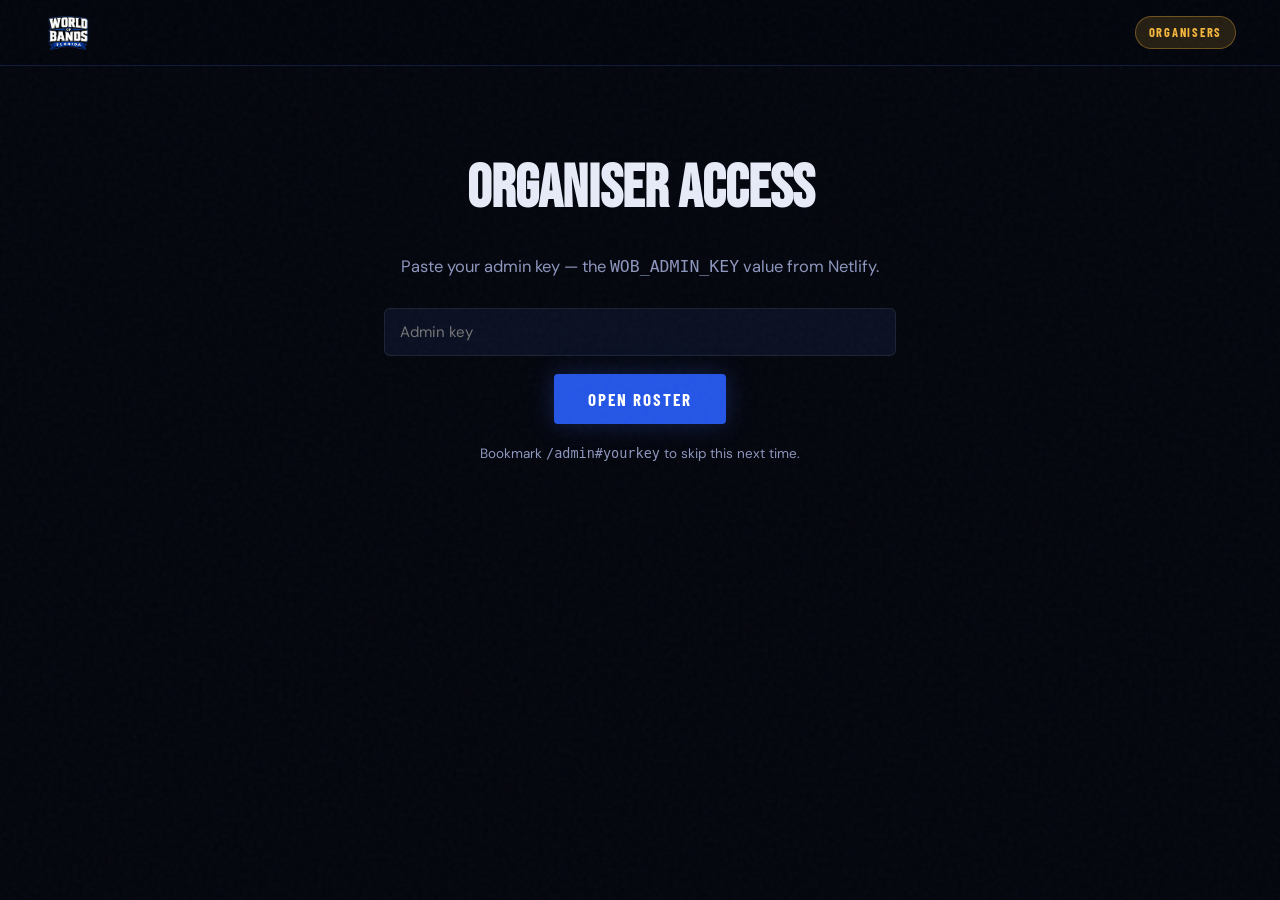
<file: admin.html>
<!DOCTYPE html>
<html lang="en">
<head>
<meta charset="UTF-8">
<meta name="viewport" content="width=device-width, initial-scale=1.0">
<title>Roster — World of Bands Florida</title>
<meta name="robots" content="noindex, nofollow, noarchive">
<meta name="referrer" content="no-referrer">
<link rel="icon" type="image/png" href="/assets/img/crest.png">
<link rel="preconnect" href="https://fonts.googleapis.com">
<link rel="preconnect" href="https://fonts.gstatic.com" crossorigin>
<link href="https://fonts.googleapis.com/css2?family=Bebas+Neue&family=Barlow+Condensed:wght@400;500;600;700;800&family=DM+Sans:opsz,wght@9..40,300;9..40,400;9..40,500;9..40,600&display=swap" rel="stylesheet">
<link rel="stylesheet" href="/style.css">
<link rel="stylesheet" href="/portal.css">
</head>
<body>
<div class="p-topbar">
  <a href="/"><img src="/assets/img/wordmark.png" alt="World of Bands Florida"></a>
  <div class="right"><span class="pill pill-warn">Organisers</span></div>
</div>

<div class="p-gate" id="gate" style="display:none">
  <h1>Organiser Access</h1>
  <p>Paste your admin key — the <code>WOB_ADMIN_KEY</code> value from Netlify.</p>
  <div class="f-field"><input type="password" id="keyIn" placeholder="Admin key"></div>
  <button class="btn btn-blue" onclick="unlock()">Open Roster</button>
  <p class="fine" style="margin-top:18px">Bookmark <code>/admin#yourkey</code> to skip this next time.</p>
</div>
<div class="p-loading" id="loading">Loading roster…</div>

<main class="a-wrap" id="app" style="display:none">
  <div class="p-head">
    <div class="sec-kicker">Organisers</div>
    <h1>Roster</h1>
    <p class="sub">Schools and their bands · Sunday, October 4, 2026</p>
  </div>

  <div class="a-stats" id="stats"></div>
  <div id="schools"></div>

  <section class="p-card" style="margin-top:34px">
    <h2>Add a School</h2>
    <p class="hint">Do this as each school's registration payment clears. It creates the school page plus one band page per band paid for, and gives you every link to paste into one email to the school's event coordinator.</p>
    <div class="f-row">
      <div class="f-field"><label>School / program *</label><input type="text" id="nSchool"></div>
      <div class="f-field"><label>Number of bands paid (1–3)</label><input type="number" id="nCount" min="1" max="3" value="1"></div>
    </div>
    <div class="f-row">
      <div class="f-field"><label>Event coordinator name</label><input type="text" id="nCoach"></div>
      <div class="f-field"><label>Coordinator email</label><input type="email" id="nEmail"></div>
    </div>
    <div class="f-row">
      <div class="f-field"><label>Coordinator phone</label><input type="tel" id="nPhone"></div>
      <div class="f-field"><label>Band names, comma-separated <em class="opt">optional — the school can name them</em></label><input type="text" id="nNames" placeholder="The Undefined, Static Bloom"></div>
    </div>
    <button class="btn btn-blue" onclick="createSchool()">Create School &amp; Generate Links</button>
    <div id="createOut"></div>
  </section>

  <section class="p-card">
    <h2>Extras Interest</h2>
    <p class="hint">Sponsor referrals from school pages, photo-pack requests from band pages. Shirt counts show on each band row.</p>
    <div id="addonList"></div>
  </section>
</main>

<script>
(function () {
  'use strict';
  var API = '/api/admin', KEY = (location.hash || '').replace(/^#/, ''), data = null;

  function api(action, payload) {
    return fetch(API, { method: 'POST', headers: { 'Content-Type': 'application/json' }, body: JSON.stringify({ key: KEY, action: action, payload: payload || {} }) })
      .then(function (r) { return r.json().then(function (d) { if (!r.ok) { var e = new Error(d.error || 'error'); e.status = r.status; throw e; } return d; }); });
  }
  window.unlock = function () {
    KEY = document.getElementById('keyIn').value.trim(); if (!KEY) return;
    location.hash = KEY; document.getElementById('gate').style.display = 'none'; document.getElementById('loading').style.display = ''; load();
  };
  function gate() { document.getElementById('loading').style.display = 'none'; document.getElementById('app').style.display = 'none'; document.getElementById('gate').style.display = ''; }
  function load() {
    if (!KEY) return gate();
    api('list').then(function (d) { data = d; document.getElementById('loading').style.display = 'none'; document.getElementById('app').style.display = ''; render(); }).catch(gate);
  }

  function render() {
    var schools = data.schools || [];
    var bands = schools.reduce(function (a, s) { return a.concat(s.bands); }, []);
    var shirts = bands.reduce(function (n, b) { return n + b.shirts; }, 0);
    var guests = schools.reduce(function (n, s) { return n + (parseInt(s.expected_guests, 10) || 0); }, 0);
    document.getElementById('stats').innerHTML =
      stat(bands.length + ' / 12', 'Bands') + stat(schools.length, 'Schools') +
      stat(bands.filter(function (b) { return !b.missing.length; }).length, 'Bands complete') +
      stat(schools.filter(function (s) { return s.status !== 'open'; }).length, 'Schools signed') +
      stat(shirts, 'Shirts pre-ordered') + stat(guests ? '~' + guests : '—', 'Guests expected');

    var wrap = document.getElementById('schools'); wrap.innerHTML = '';
    schools.forEach(function (s) {
      var el = document.createElement('div'); el.className = 'a-school';
      var head = document.createElement('div'); head.className = 'a-school-head';
      head.innerHTML = '<h3>' + esc(s.school_name) + '</h3>' +
        '<span class="who">' + esc(s.coordinator_name || 'no coordinator yet') + (s.coordinator_email ? ' · <a href="mailto:' + esc(s.coordinator_email) + '">' + esc(s.coordinator_email) + '</a>' : '') + '</span>' +
        '<span class="pill ' + (s.status === 'locked' ? 'pill-lock' : s.status === 'submitted' ? 'pill-done' : 'pill-open') + '">' + esc(s.status === 'submitted' ? 'signed' : s.status) + '</span>' +
        '<span class="who">school info ' + s.complete_pct + '%' + (s.missing.length ? ' · missing: ' + esc(s.missing.join(', ')) : '') + ' · bands ' + s.bands_complete + '/' + s.bands.length + '</span>';
      head.appendChild(btn('View', function () { toggleDetail(el, head, 'school', s.id); }));
      head.appendChild(btn('Copy school link', function () { copy(location.origin + s.portal_url, this); }));
      head.appendChild(btn('+ Band', function () { var n = prompt('Band name (optional)'); if (n === null) return; api('add-band', { school_id: s.id, band_name: n }).then(load); }));
      head.appendChild(btn(s.status === 'locked' ? 'Unlock' : 'Lock', function () { api('status', { id: s.id, status: s.status === 'locked' ? 'open' : 'locked' }).then(load); }));
      head.appendChild(danger('Delete', function () {
        var names = s.bands.map(function (b) { return b.band_name || '(unnamed)'; }).join(', ') || 'no bands';
        if (!confirm('Delete "' + s.school_name + '" and its ' + s.bands.length + ' band(s)?\n\nBands: ' + names + '\nBands complete: ' + s.bands_complete + '/' + s.bands.length + '\n\nThis cannot be undone.')) return;
        remove('delete-school', { id: s.id }, s.school_name);
      }));
      el.appendChild(head);
      s.bands.forEach(function (b, i) {
        var row = document.createElement('div'); row.className = 'a-band';
        row.innerHTML = '<span class="n" style="color:var(--muted)">' + (i + 1) + '</span>' +
          '<div class="nm">' + esc(b.band_name || '(unnamed)') + '<small>' + b.members_count + ' members · ' + b.songs_count + ' songs' + (b.shirts ? ' · <span style="color:var(--gold)">' + b.shirts + ' shirts</span>' : '') + '</small></div>' +
          '<div><div class="a-mini"><i style="width:' + b.complete_pct + '%"></i></div><div style="font-size:12px;color:var(--muted);margin-top:4px">' + b.complete_pct + '%</div></div>' +
          '<div class="a-miss">' + (b.missing.length ? 'missing: ' + esc(b.missing.join(', ')) : '<span style="color:#4ade9b">complete ✓</span>') + '</div>' +
          '<div></div>';
        row.lastElementChild.appendChild(btn('View', function () { toggleDetail(el, row, 'band', b.id); }));
        row.lastElementChild.appendChild(btn('Copy band link', function () { copy(location.origin + b.portal_url, this); }));
        row.lastElementChild.appendChild(danger('✕', function () {
          if (!confirm('Delete band "' + (b.band_name || '(unnamed)') + '" (' + b.complete_pct + '% complete) from ' + s.school_name + '?\n\nThis cannot be undone.')) return;
          remove('delete-band', { id: b.id }, b.band_name || '');
        }));
        el.appendChild(row);
      });
      wrap.appendChild(el);
    });

    document.getElementById('addonList').innerHTML = (data.addons || []).length
      ? data.addons.map(function (a) {
          return '<div style="padding:10px 0;border-bottom:1px solid var(--border2)"><b>' + esc(a.who) + '</b> → ' + esc(a.addon) +
            (a.note ? ' · <span style="color:#c3cbe8">' + esc(a.note) + '</span>' : '') +
            ' <span style="color:var(--muted);font-size:12.5px">' + new Date(a.created_at).toLocaleString() + '</span></div>';
        }).join('')
      : '<p style="color:var(--muted)">No requests yet.</p>';
  }

  /* ---------- detail panels: what they uploaded and typed ---------- */
  function toggleDetail(container, afterEl, kind, id) {
    var existing = afterEl.nextElementSibling;
    if (existing && existing.classList.contains('a-detail')) { existing.remove(); return; }
    container.querySelectorAll('.a-detail').forEach(function (d) { d.remove(); });
    var panel = document.createElement('div'); panel.className = 'a-detail'; panel.textContent = 'Loading…';
    afterEl.insertAdjacentElement('afterend', panel);
    api(kind, { id: id }).then(function (d) { panel.innerHTML = kind === 'band' ? bandPanel(d) : schoolPanel(d); })
      .catch(function () { panel.textContent = 'Could not load.'; });
  }
  function files(assets, label) {
    if (!assets.length) return '<p class="a-none">No ' + label + ' uploaded yet.</p>';
    return '<div class="a-files">' + assets.map(function (f) {
      var isImg = /^image\//.test(f.mime || '');
      return '<a class="a-file" href="' + esc(f.url) + '" target="_blank" rel="noopener" title="' + esc(f.filename) + '">' +
        (isImg ? '<img src="' + esc(f.url) + '" alt="">' : '<div class="pdf">PDF</div>') +
        '<span>' + esc(f.kind.replace('_', ' ')) + '</span><small>' + esc(f.filename || '') + ' · ' + kb(f.size_bytes) + '</small></a>';
    }).join('') + '</div>';
  }
  function bandPanel(d) {
    var b = d.band;
    var members = (b.members || []).map(function (m) {
      return '<tr><td>' + esc(m.name) + '</td><td>' + esc(m.instrument === 'Other' ? (m.instrument_other || 'Other') : m.instrument) + '</td><td>' + esc(m.age) + '</td></tr>';
    }).join('');
    var songs = (b.songs || []).map(function (s) {
      return '<tr><td>' + esc(s.round) + '</td><td>' + esc(s.title) + '</td><td>' + esc(s.artist) + '</td><td>' + esc(s.duration) + '</td></tr>';
    }).join('');
    var sizes = Object.keys(b.merch_sizes || {}).map(function (k) { return k + '×' + b.merch_sizes[k]; }).join(', ');
    return '<h4>Files</h4>' + files(d.assets, 'files') +
      '<div class="a-cols"><div>' +
      '<h4>About</h4>' + kv('Band name', b.band_name) + kv('Hook', b.hook_line) + kv('Hometown', b.hometown) + kv('Formed', b.formed_year) + kv('Instagram', b.instagram) +
      '<h4>Bio</h4><p class="a-bio">' + (esc(b.bio_en) || '<i>empty</i>') + '</p>' +
      '<h4>Coach</h4>' + kv('Name', b.coach_name) + kv('Phone', b.coach_phone) + kv('Email', b.coach_email) +
      '</div><div>' +
      '<h4>Members (' + (b.members || []).length + ')</h4>' + (members ? '<table class="a-t"><tr><th>Name</th><th>Instrument</th><th>Age</th></tr>' + members + '</table>' : '<p class="a-none">none</p>') +
      '<h4>Songs</h4>' + (songs ? '<table class="a-t"><tr><th>Round</th><th>Title</th><th>Artist</th><th>~Len</th></tr>' + songs + '</table>' : '<p class="a-none">none</p>') +
      '<h4>Sound crew notes</h4><p class="a-bio">' + (esc(b.tech_notes) || '<i>none</i>') + '</p>' +
      '<h4>Shirts</h4>' + kv('Sizes', sizes || '—') + kv('Notes', b.merch_notes) +
      '</div></div>' +
      (d.missing.length ? '<p class="a-miss">Still missing: ' + esc(d.missing.join(', ')) + '</p>' : '<p style="color:#4ade9b">Complete ✓</p>');
  }
  function schoolPanel(d) {
    var s = d.school;
    var perms = ['release_media', 'release_logo', 'release_minors', 'release_clean'].map(function (k) { return (s[k] ? '✓ ' : '✗ ') + k.replace('release_', ''); }).join(' · ');
    return '<h4>School logo</h4>' + files(d.assets, 'logo') +
      '<div class="a-cols"><div>' +
      '<h4>Event coordinator</h4>' + kv('Name', s.coordinator_name) + kv('Phone', s.coordinator_phone) + kv('Email', s.coordinator_email) +
      '<h4>School contact</h4>' + kv('Name', s.contact_name) + kv('Role', s.contact_role) + kv('Phone', s.contact_phone) + kv('Email', s.contact_email) +
      '</div><div>' +
      '<h4>Event day</h4>' + kv('Emergency', s.emergency_name) + kv('Phone', s.emergency_phone) + kv('Guests', s.expected_guests) + kv('Notes', s.accessibility_notes) +
      '<h4>Permissions</h4><p>' + perms + '</p>' + kv('Signed by', s.release_signed_by) + kv('Role', s.release_role) +
      kv('Signed at', s.release_signed_at ? new Date(s.release_signed_at).toLocaleString() : '') + kv('From IP', s.release_ip) +
      '</div></div>' +
      (d.missing.length ? '<p class="a-miss">Still missing: ' + esc(d.missing.join(', ')) + '</p>' : '<p style="color:#4ade9b">School info complete ✓</p>');
  }
  function kv(k, v) { return '<div class="a-kv"><span>' + esc(k) + '</span>' + (v ? esc(v) : '<i>—</i>') + '</div>'; }
  function kb(n) { n = Number(n || 0); return n >= 1048576 ? (n / 1048576).toFixed(1) + ' MB' : n >= 1024 ? Math.round(n / 1024) + ' KB' : n + ' B'; }

  window.createSchool = function () {
    var out = document.getElementById('createOut');
    var names = val('nNames') ? val('nNames').split(',').map(function (s) { return s.trim(); }).filter(Boolean) : [];
    var payload = { school_name: val('nSchool'), band_count: val('nCount'), coordinator_name: val('nCoach'), coordinator_email: val('nEmail'), coordinator_phone: val('nPhone'), band_names: names };
    if (!payload.school_name) { out.textContent = 'School name is required.'; return; }
    out.textContent = 'Creating…';
    api('create', payload).then(function (d) {
      out.innerHTML = '<div class="a-links"><b>' + esc(d.school.school_name) + '</b> — paste these into the coordinator\'s email:<br>' +
        'School page (coordinator): <code>' + esc(location.origin + d.school.portal_url) + '</code><br>' +
        d.bands.map(function (b, i) { return 'Band ' + (i + 1) + (b.band_name ? ' (' + esc(b.band_name) + ')' : '') + ': <code>' + esc(location.origin + b.portal_url) + '</code>'; }).join('<br>') + '</div>';
      ['nSchool', 'nCoach', 'nEmail', 'nPhone', 'nNames'].forEach(function (id) { document.getElementById(id).value = ''; });
      document.getElementById('nCount').value = 1;
      load();
    }).catch(function () { out.textContent = 'Could not create the school.'; });
  };

  /* empty records delete on the confirm above; anything with real data makes you type the name */
  function remove(action, payload, name) {
    api(action, payload).then(load).catch(function (e) {
      if (e.status !== 409) { alert('Could not delete.'); return; }
      var typed = prompt('"' + name + '" has real data in it (uploads, members, or a signature).\n\nType the name exactly to delete it anyway:');
      if (typed === null) return;
      payload.confirm_name = typed;
      api(action, payload).then(load).catch(function () { alert('Name did not match — nothing was deleted.'); });
    });
  }
  function danger(label, fn) { var b = btn(label, fn); b.classList.add('a-danger'); return b; }
  function stat(n, l) { return '<div class="a-stat"><div class="n">' + esc(n) + '</div><div class="l">' + esc(l) + '</div></div>'; }
  function val(id) { return document.getElementById(id).value.trim(); }
  function btn(label, fn) { var b = document.createElement('button'); b.className = 'a-copy'; b.textContent = label; b.addEventListener('click', fn); return b; }
  function copy(text, el) { navigator.clipboard.writeText(text).then(function () { var o = el.textContent; el.textContent = 'Copied ✓'; setTimeout(function () { el.textContent = o; }, 1600); }); }
  function esc(s) { return String(s == null ? '' : s).replace(/&/g, '&amp;').replace(/</g, '&lt;').replace(/>/g, '&gt;').replace(/"/g, '&quot;').replace(/'/g, '&#39;'); }
  load();
})();
</script>
</body>
</html>
</file>
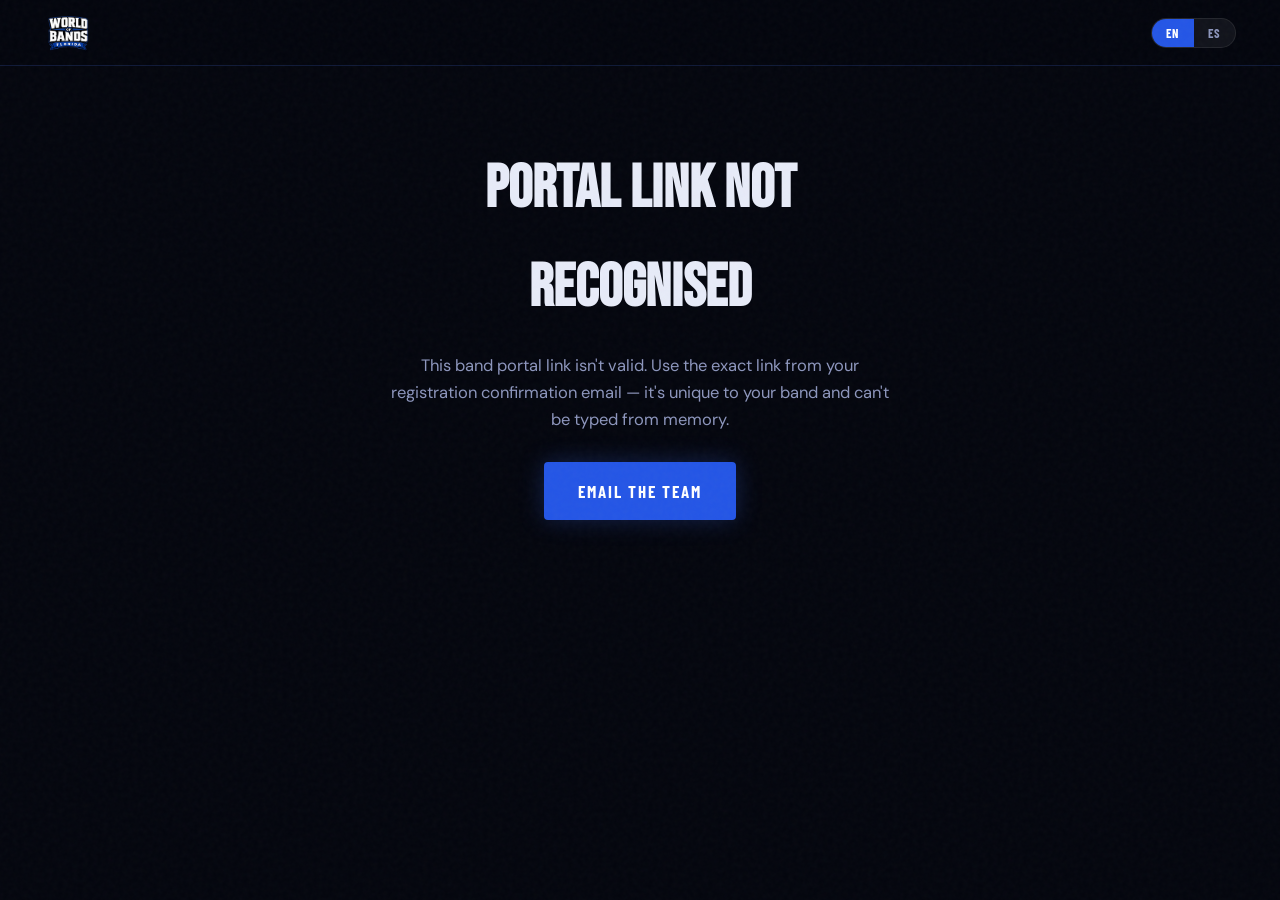
<file: band.html>
<!DOCTYPE html>
<html lang="en">
<head>
<meta charset="UTF-8">
<meta name="viewport" content="width=device-width, initial-scale=1.0">
<title>Band Page — World of Bands Florida</title>
<meta name="robots" content="noindex, nofollow, noarchive">
<meta name="referrer" content="no-referrer">
<link rel="icon" type="image/png" href="/assets/img/crest.png">
<link rel="preconnect" href="https://fonts.googleapis.com">
<link rel="preconnect" href="https://fonts.gstatic.com" crossorigin>
<link href="https://fonts.googleapis.com/css2?family=Bebas+Neue&family=Barlow+Condensed:wght@400;500;600;700;800&family=DM+Sans:opsz,wght@9..40,300;9..40,400;9..40,500;9..40,600&display=swap" rel="stylesheet">
<link rel="stylesheet" href="/style.css">
<link rel="stylesheet" href="/portal.css">
</head>
<body>

<div class="p-topbar">
  <a href="/"><img src="/assets/img/wordmark.png" alt="World of Bands Florida"></a>
  <div class="right">
    <div class="lang-sw">
      <button id="btn-en" class="on" onclick="setLang('en')">EN</button>
      <button id="btn-es" onclick="setLang('es')">ES</button>
    </div>
  </div>
</div>

<!-- ============ no / bad token ============ -->
<div class="p-gate" id="gate" style="display:none">
  <h1><span data-en>Portal Link Not Recognised</span><span data-es>Enlace No Reconocido</span></h1>
  <p>
    <span data-en>This band portal link isn't valid. Use the exact link from your registration confirmation email — it's unique to your band and can't be typed from memory.</span>
    <span data-es>Este enlace del portal no es válido. Usa el enlace exacto de tu correo de confirmación de registro — es único para tu banda y no puede escribirse de memoria.</span>
  </p>
  <a href="mailto:info@worldofbands.com" class="btn btn-blue">
    <span data-en>Email the Team</span><span data-es>Escríbenos</span>
  </a>
</div>

<div class="p-loading" id="loading">
  <span data-en>Loading your band portal…</span><span data-es>Cargando el portal de tu banda…</span>
</div>

<!-- ============ portal ============ -->
<main class="p-body" id="app" style="display:none">

  <div class="p-head">
    <div class="sec-kicker"><span data-en>Band Page</span><span data-es>Página de la Banda</span></div>
    <h1 id="bandName">—</h1>
    <p class="sub"><b id="bandSchool">—</b> &nbsp;<span class="pill pill-open" id="statusPill">—</span></p>
    <p class="sub" style="margin-top:10px" id="introLine">
      <span data-en>Four short steps about your band. Your coach handles the school info and signs for everyone. Saves as you go — due <b>Friday, September 18</b>.</span>
      <span data-es>Cuatro pasos cortos sobre tu banda. Tu coach se encarga de la info de la escuela y firma por todos. Se guarda solo — vence el <b>viernes 18 de septiembre</b>.</span>
    </p>
  </div>

  <div class="p-note warn" id="lockNote" style="display:none">
    <span data-en><b>This page is locked.</b> Your school's submission is final. Need a change? Email <a href="mailto:info@worldofbands.com" style="color:var(--gold)">info@worldofbands.com</a>.</span>
    <span data-es><b>Esta página está bloqueada.</b> El envío de tu escuela es final. ¿Necesitas un cambio? Escribe a <a href="mailto:info@worldofbands.com" style="color:var(--gold)">info@worldofbands.com</a>.</span>
  </div>

  <div class="steps" id="stepbar" role="navigation" aria-label="Steps"></div>

  <!-- ============ STEP 1 · files ============ -->
  <section class="step" data-step="1">
    <h2><span data-en>Your logo and a band photo</span><span data-es>Tu logo y una foto de la banda</span></h2>
    <p class="hint"><span data-en>The logo must be <b>PNG with a transparent background</b> (or SVG) so we can drop it onto posters, screens and social graphics. Biggest files you have.</span><span data-es>El logo debe ser <b>PNG con fondo transparente</b> (o SVG) para poder usarlo en afiches, pantallas y gráficos de redes. Los archivos más grandes que tengas.</span></p>
    <div class="up-grid" data-upload-kinds="logo,band_photo"></div>
    <h3 class="sub-h"><span data-en>Extra photos</span><span data-es>Fotos adicionales</span> <em class="opt"><span data-en>optional</span><span data-es>opcional</span></em></h3>
    <p class="hint" style="margin-bottom:14px"><span data-en>Rehearsals, past shows, portraits — anything we can use in your features.</span><span data-es>Ensayos, shows pasados, retratos — lo que podamos usar en sus features.</span></p>
    <div class="up-grid" data-upload-kinds="press_photo"></div>
  </section>

  <!-- ============ STEP 2 · about ============ -->
  <section class="step" data-step="2">
    <h2><span data-en>About the band</span><span data-es>Sobre la banda</span></h2>
    <p class="hint"><span data-en>The announcer reads from this, and so does our social team.</span><span data-es>El presentador lee de aquí, y también nuestro equipo de redes.</span></p>
    <div class="f-field">
      <label><span data-en>Band name</span><span data-es>Nombre de la banda</span></label>
      <input type="text" data-f="band_name" maxlength="160" data-en-ph="Exactly as it should appear on stage and on certificates" data-es-ph="Tal como debe aparecer en el escenario y los certificados">
    </div>
    <div class="f-field">
      <label><span data-en>Your bio</span><span data-es>Tu biografía</span></label>
      <textarea data-f="bio_en" maxlength="1200" style="min-height:150px" data-en-ph="Who you are, how you got together, what you sound like. A short paragraph is perfect." data-es-ph="Quiénes son, cómo se juntaron, cómo suenan. Un párrafo corto es perfecto."></textarea>
    </div>
    <div class="f-field">
      <label><span data-en>One line that sums you up</span><span data-es>Una frase que los describa</span></label>
      <input type="text" data-f="hook_line" maxlength="180" data-en-ph="Five kids from Kissimmee who only play songs older than they are." data-es-ph="Cinco chicos de Kissimmee que solo tocan canciones más viejas que ellos.">
    </div>
    <div class="f-row">
      <div class="f-field"><label><span data-en>Hometown</span><span data-es>Ciudad</span></label><input type="text" data-f="hometown" maxlength="120" data-en-ph="Orlando, FL" data-es-ph="Orlando, FL"></div>
      <div class="f-field"><label><span data-en>Year formed</span><span data-es>Año de formación</span> <em class="opt"><span data-en>optional</span><span data-es>opcional</span></em></label><input type="text" data-f="formed_year" maxlength="12" data-en-ph="2024" data-es-ph="2024"></div>
    </div>
    <div class="f-field">
      <label><span data-en>Instagram — the band's, or your school's if the band doesn't have one</span><span data-es>Instagram — de la banda, o de la escuela si la banda no tiene</span> <em class="opt"><span data-en>optional · we'll tag you</span><span data-es>opcional · los etiquetamos</span></em></label>
      <input type="text" data-f="instagram" maxlength="120" data-en-ph="@yourband or @yourschool" data-es-ph="@tubanda o @tuescuela">
    </div>
  </section>

  <!-- ============ STEP 3 · members ============ -->
  <section class="step" data-step="3">
    <h2><span data-en>Members</span><span data-es>Integrantes</span></h2>
    <p class="hint"><span data-en>Everyone on stage. Names print on certificates exactly as typed.</span><span data-es>Todos los que estarán en el escenario. Los nombres se imprimen en los certificados tal como los escribas.</span></p>
    <div class="rowset" id="members"></div>
    <button class="rs-add" type="button" onclick="addMember()">+ <span data-en>Add a band member</span><span data-es>Agregar integrante</span></button>

    <h3 class="sub-h"><span data-en>Band coach</span><span data-es>Coach de la banda</span></h3>
    <p class="hint" style="margin-bottom:14px"><span data-en>The adult who runs this band's rehearsals and comes with you on event day.</span><span data-es>El adulto que dirige los ensayos de esta banda y los acompaña el día del evento.</span></p>
    <button class="rs-add" type="button" id="sameAsBtn" style="display:none;margin:0 0 14px" onclick="sameAsCoordinator()"></button>
    <div class="f-row">
      <div class="f-field"><label><span data-en>Full name</span><span data-es>Nombre completo</span></label><input type="text" data-f="coach_name" maxlength="120"></div>
      <div class="f-field"><label><span data-en>Phone</span><span data-es>Teléfono</span></label><input type="tel" data-f="coach_phone" maxlength="40"></div>
    </div>
    <div class="f-field"><label>Email <em class="opt"><span data-en>optional</span><span data-es>opcional</span></em></label><input type="email" data-f="coach_email" maxlength="200"></div>
  </section>

  <!-- ============ STEP 4 · songs + gear ============ -->
  <section class="step" data-step="4">
    <h2><span data-en>Songs and gear</span><span data-es>Canciones y equipo</span></h2>
    <p class="hint"><span data-en>Qualifying set is 5 minutes, division set is 10. List what you might play.</span><span data-es>El set clasificatorio es de 5 minutos, el de división de 10. Lista lo que podrían tocar.</span></p>
    <div class="p-note warn" style="margin-bottom:18px">
      <span data-en><b>Family crowd.</b> Song choices can't contain profanity — no bad words, no explicit content, in any language. Choose the clean version or a different song.</span>
      <span data-es><b>Público familiar.</b> Las canciones no pueden tener groserías — sin malas palabras ni contenido explícito, en ningún idioma. Elijan la versión limpia u otra canción.</span>
    </div>
    <div class="rowset" id="songs"></div>
    <button class="rs-add" type="button" onclick="addSong()">+ <span data-en>Add a song</span><span data-es>Agregar canción</span></button>
    <div class="f-field" style="margin-top:28px">
      <label><span data-en>What should our sound crew know?</span><span data-es>¿Qué debe saber nuestro equipo de sonido?</span> <em class="opt"><span data-en>optional</span><span data-es>opcional</span></em></label>
      <textarea data-f="tech_notes" maxlength="2000" data-en-ph="What you're bringing, what you need from us (drum kit, amps, mics), backing tracks, keyboards…" data-es-ph="Qué traen, qué necesitan de nosotros (batería, amplis, micrófonos), pistas, teclados…"></textarea>
    </div>
    <h3 class="sub-h"><span data-en>Do you have a specific setup for the band?</span><span data-es>¿Tienen un montaje específico para la banda?</span> <em class="opt"><span data-en>optional</span><span data-es>opcional</span></em></h3>
    <p class="hint" style="margin-bottom:14px"><span data-en>Upload a stage plot — a sketch of where everyone stands is enough.</span><span data-es>Suban un diagrama de escenario — un bosquejo de dónde va cada quien es suficiente.</span></p>
    <div class="up-grid" data-upload-kinds="stage_plot" style="max-width:260px"></div>

    <div class="submit-box" id="doneBox"></div>

    <div id="addonsCard">
      <h3 class="sub-h" style="margin-top:34px"><span data-en>Optional extras</span><span data-es>Extras opcionales</span></h3>
      <p class="hint" style="margin-bottom:16px"><span data-en>Not required, doesn't affect judging.</span><span data-es>No es obligatorio ni afecta la evaluación.</span></p>
      <div class="addons">
        <div class="addon feature">
          <h3><span data-en>Band shirts — pre-order</span><span data-es>Camisetas — preventa</span></h3>
          <div class="cost"><span data-en>$25 each · your logo + the event crest</span><span data-es>$25 c/u · su logo + el escudo del evento</span></div>
          <p><span data-en>Printed with the logo you uploaded. Collect sizes from members and families, enter the counts, and we'll invoice your school before event day. Handed out at check-in.</span><span data-es>Impresas con el logo que subieron. Recojan tallas de integrantes y familias, anoten las cantidades, y facturamos a la escuela antes del evento. Se entregan en el registro.</span></p>
          <div class="sizes" id="sizes"></div>
          <div class="f-field" style="margin-top:12px"><input type="text" data-f="merch_notes" maxlength="500" data-en-ph="Notes — colour preference, names on backs, questions…" data-es-ph="Notas — color, nombres en la espalda, preguntas…"></div>
          <div class="sizes-total" id="sizesTotal"></div>
        </div>
        <div class="addon">
          <h3><span data-en>Photo pack</span><span data-es>Paquete de fotos</span></h3>
          <div class="cost">$45</div>
          <p><span data-en>Every edited photo of your band from event day — stage, backstage, awards — as a download within two weeks.</span><span data-es>Todas las fotos editadas de su banda del día del evento — escenario, backstage, premios — como descarga en dos semanas.</span></p>
          <button class="btn btn-ghost" type="button" onclick="wantAddon('photo_pack', this)"><span data-en>Notify Me</span><span data-es>Avísenme</span></button>
        </div>
      </div>
    </div>
  </section>

  <div class="step-nav">
    <button class="btn btn-ghost" id="backBtn" type="button" onclick="goStep(-1)">← <span data-en>Back</span><span data-es>Atrás</span></button>
    <div class="state" id="saveState"><span class="dot"></span><span id="saveText"><span data-en>Saved</span><span data-es>Guardado</span></span></div>
    <button class="btn btn-blue" id="nextBtn" type="button" onclick="goStep(1)"><span data-en>Next</span><span data-es>Siguiente</span> →</button>
  </div>

  <p class="fine" style="text-align:center;margin:30px auto 0">
    <span data-en>Questions? <a href="mailto:info@worldofbands.com" style="color:var(--blue-bright)">info@worldofbands.com</a> · <a href="tel:+14075426129" style="color:var(--blue-bright)">(407) 542-6129</a>. This link is private to your band.</span>
    <span data-es>¿Preguntas? <a href="mailto:info@worldofbands.com" style="color:var(--blue-bright)">info@worldofbands.com</a> · <a href="tel:+14075426129" style="color:var(--blue-bright)">(407) 542-6129</a>. Este enlace es privado para tu banda.</span>
  </p>
</main>

<script src="/portal-common.js"></script>
<script src="/portal.js"></script>
</body>
</html>
</file>
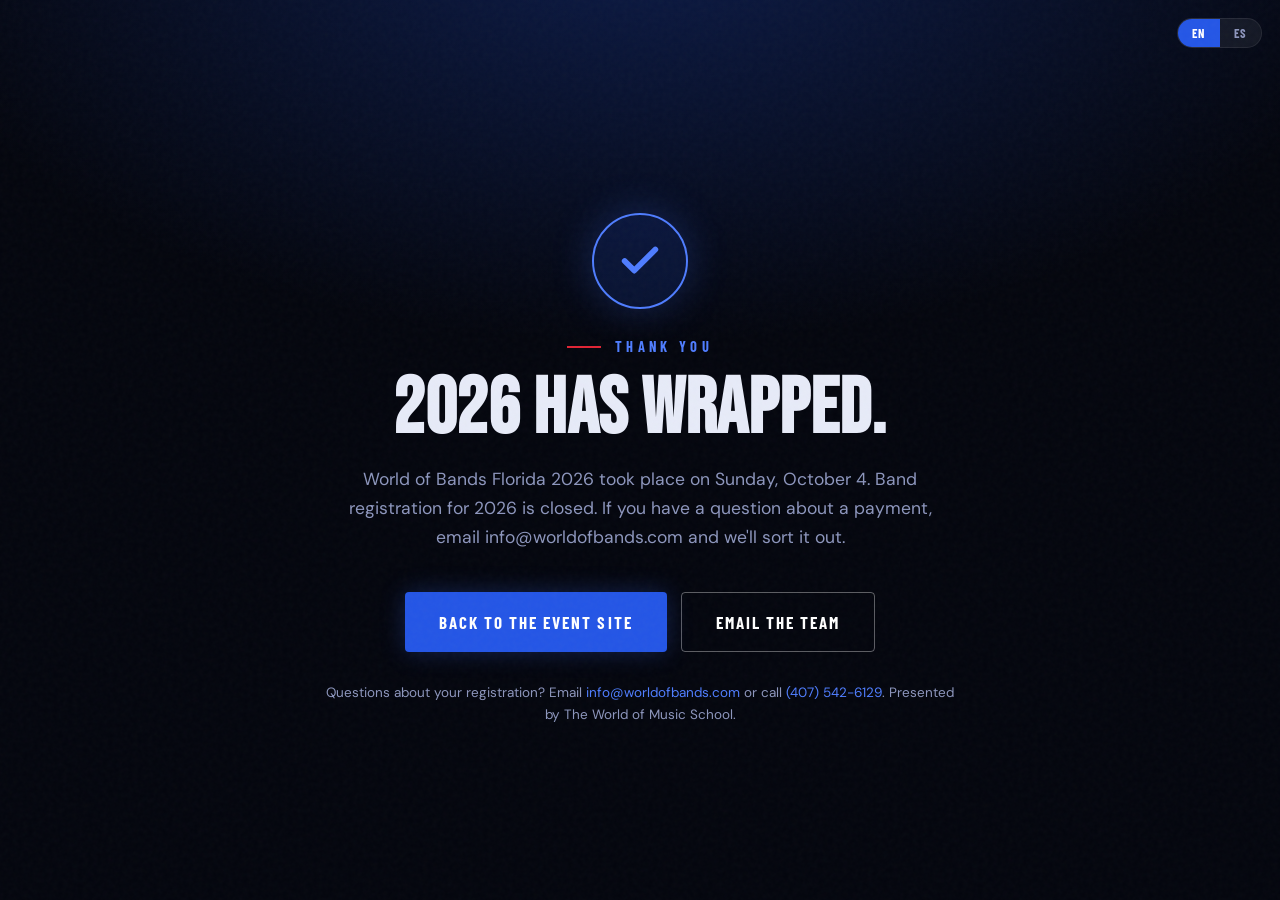
<file: registration-complete.html>
<!DOCTYPE html>
<html lang="en">
<head>
<meta charset="UTF-8">
<meta name="viewport" content="width=device-width, initial-scale=1.0">
<title>Thank You — World of Bands Florida 2026</title>
<meta name="description" content="World of Bands Florida 2026 took place on Sunday, October 4. Band registration for 2026 is closed.">
<meta name="robots" content="noindex">
<link rel="icon" type="image/png" href="assets/img/crest.png">
<link rel="preconnect" href="https://fonts.googleapis.com">
<link rel="preconnect" href="https://fonts.gstatic.com" crossorigin>
<link href="https://fonts.googleapis.com/css2?family=Bebas+Neue&family=Barlow+Condensed:wght@400;500;600;700;800&family=DM+Sans:opsz,wght@9..40,300;9..40,400;9..40,500;9..40,600&display=swap" rel="stylesheet">
<link rel="stylesheet" href="style.css">
<style>
  .thanks{min-height:100vh;padding:130px clamp(20px,5vw,60px) 90px;display:flex;align-items:center;
          background:radial-gradient(1100px 620px at 50% -10%, rgba(36,86,230,.28), transparent 70%),var(--bg)}
  .thanks-inner{max-width:820px;margin:0 auto;text-align:center}
  .check{width:96px;height:96px;margin:0 auto 26px;border-radius:50%;display:flex;align-items:center;justify-content:center;
         background:rgba(36,86,230,.14);border:2px solid var(--blue-bright);box-shadow:0 0 40px var(--blue-glow)}
  .check svg{width:46px;height:46px;stroke:var(--blue-bright);stroke-width:3;fill:none;stroke-linecap:round;stroke-linejoin:round}
  .thanks h1{font-family:'Bebas Neue',sans-serif;font-size:clamp(44px,7vw,78px);line-height:1;letter-spacing:.01em;margin:0 0 16px}
  .thanks .lead{color:var(--muted);font-size:17.5px;max-width:620px;margin:0 auto 40px}
  .steps{text-align:left;background:var(--card);border:1px solid var(--border);border-radius:8px;padding:34px clamp(22px,4vw,40px);margin-bottom:34px}
  .steps h2{font-family:'Barlow Condensed',sans-serif;font-size:15px;font-weight:700;letter-spacing:.24em;text-transform:uppercase;color:var(--blue-bright);margin-bottom:22px}
  .steps ol{list-style:none;counter-reset:s}
  .steps li{counter-increment:s;position:relative;padding-left:52px;margin-bottom:20px;font-size:16px}
  .steps li:last-child{margin-bottom:0}
  .steps li::before{content:counter(s);position:absolute;left:0;top:-2px;width:34px;height:34px;border-radius:4px;
                    display:flex;align-items:center;justify-content:center;background:rgba(36,86,230,.16);
                    border:1px solid var(--border);font-family:'Bebas Neue',sans-serif;font-size:19px;color:#fff}
  .steps li b{color:#fff}
  .thanks .cta-row{display:flex;gap:14px;justify-content:center;flex-wrap:wrap;margin-bottom:30px}
  .thanks .fine{margin:0 auto;text-align:center;max-width:640px}
  .thanks .fine a{color:var(--blue-bright)}
  .lang-float{position:fixed;top:18px;right:18px;z-index:1000}
  @media(max-width:640px){.thanks{padding-top:100px}}
</style>
</head>
<body>

<div class="lang-sw lang-float">
  <button id="btn-en" class="on" onclick="setLang('en')">EN</button>
  <button id="btn-es" onclick="setLang('es')">ES</button>
</div>

<main class="thanks">
  <div class="thanks-inner">
    <div class="check" aria-hidden="true">
      <svg viewBox="0 0 24 24"><path d="M20 6 9 17l-5-5"/></svg>
    </div>

    <div class="sec-kicker" style="justify-content:center;margin-bottom:12px">
      <span data-en>Thank You</span><span data-es>Gracias</span>
    </div>

    <h1><span data-en>2026 Has Wrapped.</span><span data-es>2026 Ya Terminó.</span></h1>

    <p class="lead">
      <span data-en>World of Bands Florida 2026 took place on Sunday, October 4. Band registration for 2026 is closed. If you have a question about a payment, email info@worldofbands.com and we'll sort it out.</span>
      <span data-es>World of Bands Florida 2026 se realizó el domingo 4 de octubre. Las inscripciones de bandas 2026 están cerradas. Si tienes una pregunta sobre un pago, escribe a info@worldofbands.com y lo resolvemos.</span>
    </p>

    <div class="cta-row">
      <a href="/" class="btn btn-blue"><span data-en>Back to the Event Site</span><span data-es>Volver al Sitio</span></a>
      <a href="mailto:info@worldofbands.com" class="btn btn-ghost"><span data-en>Email the Team</span><span data-es>Escríbenos</span></a>
    </div>

    <p class="fine">
      <span data-en>Questions about your registration? Email <a href="mailto:info@worldofbands.com">info@worldofbands.com</a> or call <a href="tel:+14075426129">(407) 542-6129</a>. Presented by The World of Music School.</span>
      <span data-es>¿Preguntas sobre tu registro? Escribe a <a href="mailto:info@worldofbands.com">info@worldofbands.com</a> o llama al <a href="tel:+14075426129">(407) 542-6129</a>. Presentado por The World of Music School.</span>
    </p>
  </div>
</main>

<script>
/* Standalone language toggle — mirrors setLang() in main.js (this page
   doesn't load main.js, which expects the homepage's form/nav elements). */
function setLang(lang){
  document.documentElement.classList.toggle('es', lang === 'es');
  document.documentElement.lang = lang === 'es' ? 'es' : 'en';
  ['btn-en','btn-es'].forEach(function(id){
    var b = document.getElementById(id);
    if(b) b.classList.toggle('on', id.endsWith(lang));
  });
  try{ localStorage.setItem('wob-lang', lang); }catch(e){}
}
try{
  var saved = localStorage.getItem('wob-lang');
  if(saved === 'es') setLang('es');
}catch(e){}
</script>
</body>
</html>
</file>
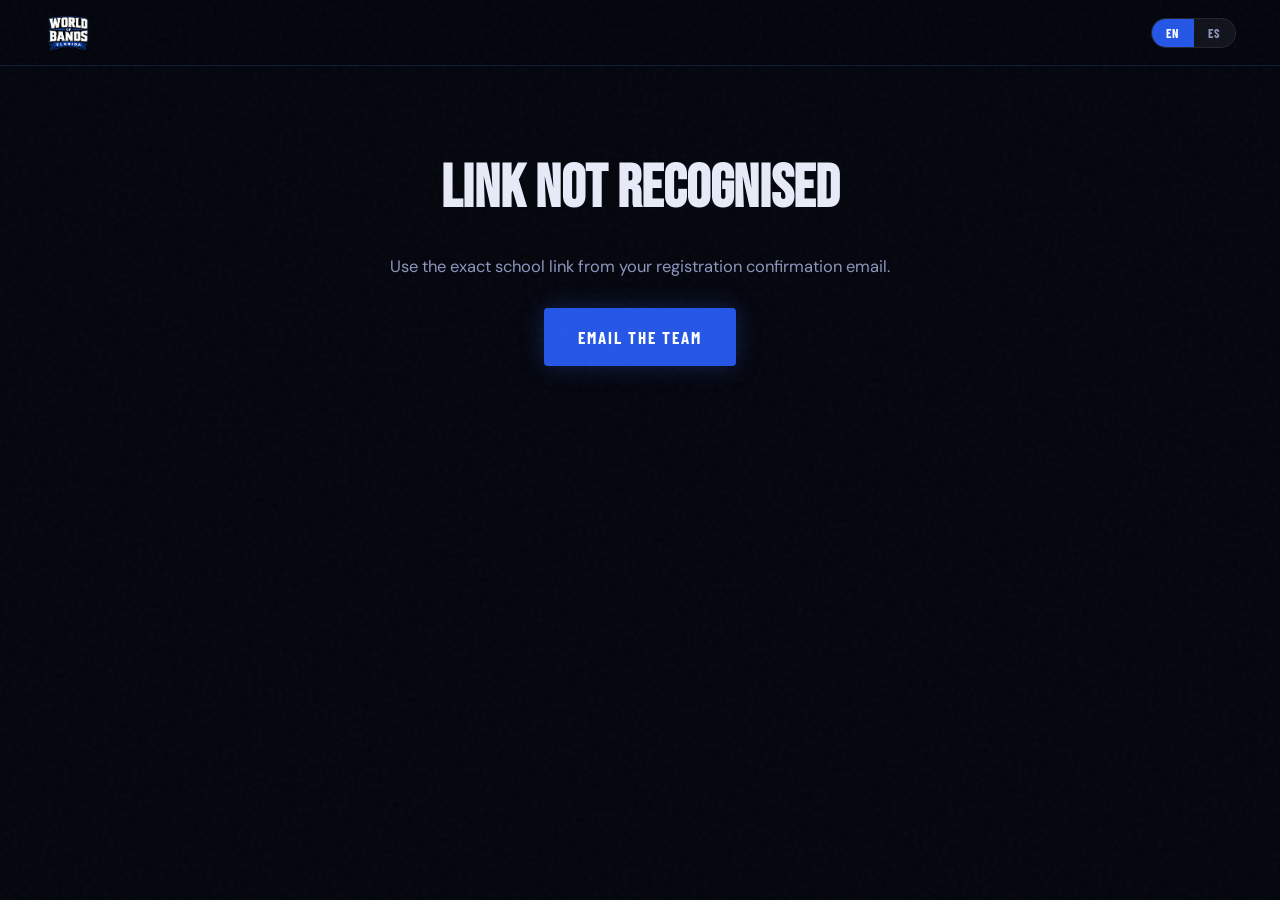
<file: school.html>
<!DOCTYPE html>
<html lang="en">
<head>
<meta charset="UTF-8">
<meta name="viewport" content="width=device-width, initial-scale=1.0">
<title>School Page — World of Bands Florida</title>
<meta name="robots" content="noindex, nofollow, noarchive">
<meta name="referrer" content="no-referrer">
<link rel="icon" type="image/png" href="/assets/img/crest.png">
<link rel="preconnect" href="https://fonts.googleapis.com">
<link rel="preconnect" href="https://fonts.gstatic.com" crossorigin>
<link href="https://fonts.googleapis.com/css2?family=Bebas+Neue&family=Barlow+Condensed:wght@400;500;600;700;800&family=DM+Sans:opsz,wght@9..40,300;9..40,400;9..40,500;9..40,600&display=swap" rel="stylesheet">
<link rel="stylesheet" href="/style.css">
<link rel="stylesheet" href="/portal.css">
</head>
<body>

<div class="p-topbar">
  <a href="/"><img src="/assets/img/wordmark.png" alt="World of Bands Florida"></a>
  <div class="right"><div class="lang-sw"><button id="btn-en" class="on" onclick="setLang('en')">EN</button><button id="btn-es" onclick="setLang('es')">ES</button></div></div>
</div>

<div class="p-gate" id="gate" style="display:none">
  <h1><span data-en>Link Not Recognised</span><span data-es>Enlace No Reconocido</span></h1>
  <p><span data-en>Use the exact school link from your registration confirmation email.</span><span data-es>Usa el enlace exacto de la escuela de tu correo de confirmación.</span></p>
  <a href="mailto:info@worldofbands.com" class="btn btn-blue"><span data-en>Email the Team</span><span data-es>Escríbenos</span></a>
</div>
<div class="p-loading" id="loading"><span data-en>Loading…</span><span data-es>Cargando…</span></div>

<main class="p-body" id="app" style="display:none">
  <div class="p-head">
    <div class="sec-kicker"><span data-en>School Page · For the Event Coordinator</span><span data-es>Página de la Escuela · Para el Coordinador</span></div>
    <h1 id="schoolName">—</h1>
    <p class="sub"><span class="pill pill-open" id="statusPill">—</span></p>
    <p class="sub" style="margin-top:10px" id="introLine">
      <span data-en>Each band has its own page — forward the links below to your band leaders, or fill them in yourself. You do the school info here and <b>sign once for every band</b>. Everything is due <b>Friday, September 18</b>.</span>
      <span data-es>Cada banda tiene su propia página — reenvía los enlaces a los líderes de cada banda, o llénalos tú. Aquí pones la info de la escuela y <b>firmas una sola vez por todas las bandas</b>. Todo vence el <b>viernes 18 de septiembre</b>.</span>
    </p>
  </div>

  <div class="p-note warn" id="lockNote" style="display:none">
    <span data-en><b>Locked.</b> Your submission is final. Need a change? Email <a href="mailto:info@worldofbands.com" style="color:var(--gold)">info@worldofbands.com</a>.</span>
    <span data-es><b>Bloqueado.</b> Tu envío es final. ¿Necesitas un cambio? Escribe a <a href="mailto:info@worldofbands.com" style="color:var(--gold)">info@worldofbands.com</a>.</span>
  </div>

  <!-- ============ bands ============ -->
  <section class="step">
    <h2><span data-en>Your bands</span><span data-es>Tus bandas</span></h2>
    <p class="hint"><span data-en>Each link opens that band's page: logo, photo, bio, members, songs. Anyone with the link can edit that band — share it only with that band.</span><span data-es>Cada enlace abre la página de esa banda: logo, foto, bio, integrantes, canciones. Cualquiera con el enlace puede editar esa banda — compártelo solo con esa banda.</span></p>
    <div class="bands" id="bands"></div>
  </section>

  <!-- ============ school logo ============ -->
  <section class="step">
    <h2><span data-en>School logo</span><span data-es>Logo de la escuela</span></h2>
    <p class="hint"><span data-en><b>PNG with a transparent background</b> (or SVG). Goes on the stage screens, the program and your bands' social features.</span><span data-es><b>PNG con fondo transparente</b> (o SVG). Va en las pantallas, el programa y los features en redes de tus bandas.</span></p>
    <div class="up-grid" data-upload-kinds="school_logo" style="max-width:260px"></div>
  </section>

  <!-- ============ people ============ -->
  <section class="step">
    <h2><span data-en>Who's who</span><span data-es>Quién es quién</span></h2>
    <p class="hint"><span data-en>Each band names its own coach on its page. Here we need the two school-level people.</span><span data-es>Cada banda indica su propio coach en su página. Aquí necesitamos a las dos personas a nivel escuela.</span></p>

    <h3 class="sub-h" style="margin-top:0"><span data-en>Event coordinator — you</span><span data-es>Coordinador del evento — tú</span></h3>
    <p class="hint" style="margin-bottom:14px"><span data-en>Director of performance &amp; events, or whoever holds this link and signs below. Our day-to-day contact.</span><span data-es>Director de presentaciones y eventos, o quien tenga este enlace y firme abajo. Nuestro contacto del día a día.</span></p>
    <div class="f-row">
      <div class="f-field"><label><span data-en>Full name</span><span data-es>Nombre completo</span></label><input type="text" data-f="coordinator_name" maxlength="120"></div>
      <div class="f-field"><label><span data-en>Phone</span><span data-es>Teléfono</span></label><input type="tel" data-f="coordinator_phone" maxlength="40"></div>
    </div>
    <div class="f-field"><label>Email</label><input type="email" data-f="coordinator_email" maxlength="200"></div>

    <h3 class="sub-h"><span data-en>School contact</span><span data-es>Contacto de la escuela</span></h3>
    <p class="hint" style="margin-bottom:14px"><span data-en>The school's official contact — owner, principal or front office. For invoices and anything formal.</span><span data-es>El contacto oficial de la escuela — dueño, director o recepción. Para facturas y lo formal.</span></p>
    <div class="f-row">
      <div class="f-field"><label><span data-en>Full name</span><span data-es>Nombre completo</span></label><input type="text" data-f="contact_name" maxlength="120"></div>
      <div class="f-field"><label><span data-en>Role</span><span data-es>Cargo</span></label><input type="text" data-f="contact_role" maxlength="80" data-en-ph="Owner, principal, office manager…" data-es-ph="Dueño, director, administración…"></div>
    </div>
    <div class="f-row">
      <div class="f-field"><label><span data-en>Phone</span><span data-es>Teléfono</span></label><input type="tel" data-f="contact_phone" maxlength="40"></div>
      <div class="f-field"><label>Email</label><input type="email" data-f="contact_email" maxlength="200"></div>
    </div>
  </section>

  <!-- ============ event day ============ -->
  <section class="step">
    <h2><span data-en>Event day</span><span data-es>Día del evento</span></h2>
    <div class="f-row">
      <div class="f-field"><label><span data-en>Emergency contact on event day</span><span data-es>Contacto de emergencia el día del evento</span></label><input type="text" data-f="emergency_name" maxlength="120" data-en-ph="Full name" data-es-ph="Nombre completo"></div>
      <div class="f-field"><label><span data-en>Their phone</span><span data-es>Su teléfono</span></label><input type="tel" data-f="emergency_phone" maxlength="40" data-en-ph="(407) 555-0100" data-es-ph="(407) 555-0100"></div>
    </div>
    <div class="f-row">
      <div class="f-field"><label><span data-en>Roughly how many family &amp; friends will come?</span><span data-es>¿Cuántos familiares y amigos vendrán aprox.?</span> <em class="opt"><span data-en>optional</span><span data-es>opcional</span></em></label><input type="text" data-f="expected_guests" maxlength="10" inputmode="numeric" data-en-ph="60" data-es-ph="60"></div>
      <div class="f-field"><label><span data-en>Anything we should know (allergies, accessibility)</span><span data-es>Algo que debamos saber (alergias, accesibilidad)</span> <em class="opt"><span data-en>optional</span><span data-es>opcional</span></em></label><input type="text" data-f="accessibility_notes" maxlength="1000"></div>
    </div>
  </section>

  <!-- ============ sign ============ -->
  <section class="step">
    <h2><span data-en>Sign and send</span><span data-es>Firmar y enviar</span></h2>
    <p class="hint"><span data-en>One signature covers every band under your school.</span><span data-es>Una firma cubre todas las bandas de tu escuela.</span></p>
    <div class="rel"><label><input type="checkbox" data-f="release_media"><span class="t"><span data-en><b>We can photograph, film and stream your bands' sets</b> and use it to promote World of Bands.</span><span data-es><b>Podemos fotografiar, filmar y transmitir los sets de sus bandas</b> y usarlo para promover World of Bands.</span></span></label></div>
    <div class="rel"><label><input type="checkbox" data-f="release_logo"><span class="t"><span data-en><b>We can use your school logo and your bands' names and logos</b> on event materials. The logos are yours and don't copy anyone else's.</span><span data-es><b>Podemos usar el logo de la escuela y los nombres y logos de sus bandas</b> en materiales del evento. Los logos son suyos y no copian el de nadie más.</span></span></label></div>
    <div class="rel"><label><input type="checkbox" data-f="release_minors"><span class="t"><span data-en><b>Your school has a signed parent release for every performer under 18.</b> We don't collect those here — you keep them.</span><span data-es><b>Su escuela tiene autorización firmada de los padres de cada integrante menor de 18.</b> No las recolectamos aquí — ustedes las conservan.</span></span></label></div>
    <div class="rel"><label><input type="checkbox" data-f="release_clean"><span class="t"><span data-en><b>Your bands' songs contain no profanity or explicit content.</b> Family crowd, any language.</span><span data-es><b>Las canciones de sus bandas no tienen groserías ni contenido explícito.</b> Público familiar, en cualquier idioma.</span></span></label></div>
    <div class="f-row" style="margin-top:22px">
      <div class="f-field"><label><span data-en>Type your full name to sign</span><span data-es>Escribe tu nombre completo para firmar</span></label><input type="text" data-f="release_signed_by" maxlength="120"></div>
      <div class="f-field"><label><span data-en>Your role</span><span data-es>Tu rol</span></label><input type="text" data-f="release_role" maxlength="80" data-en-ph="Director of performance, teacher…" data-es-ph="Director de presentaciones, maestro…"></div>
    </div>
    <div class="submit-box">
      <div id="submitMissing" class="miss"></div>
      <button class="btn btn-red" id="submitBtn" type="button" onclick="submitAll()"><span data-en>Send to the Organisers</span><span data-es>Enviar a los Organizadores</span></button>
      <div class="done" id="doneBox" style="display:none"><b><span data-en>Sent — you're all set.</span><span data-es>Enviado — todo listo.</span></b><span data-en>You and your bands can still fix typos until we lock it.</span><span data-es>Tú y tus bandas aún pueden corregir detalles hasta que lo bloqueemos.</span></div>
    </div>
  </section>

  <!-- ============ extras ============ -->
  <section class="step" id="addonsCard">
    <h2><span data-en>Optional extras</span><span data-es>Extras opcionales</span></h2>
    <p class="hint"><span data-en>Not required, doesn't affect judging. Band shirts are ordered from each band's own page.</span><span data-es>No es obligatorio ni afecta la evaluación. Las camisetas se ordenan desde la página de cada banda.</span></p>
    <div class="addons">
      <div class="addon">
        <h3><span data-en>Refer a sponsor</span><span data-es>Refiere un patrocinador</span></h3>
        <div class="cost"><span data-en>Your school keeps 50%</span><span data-es>Su escuela se queda con 50%</span></div>
        <p><span data-en>Know a business that'd love a shout-out to 250 families? Sponsors get a spot on worldofbands.com, our email list, the stage screens and a social post. Half of any sponsor you bring goes back to your program.</span><span data-es>¿Conocen un negocio que quiera llegar a 250 familias? Los patrocinadores salen en worldofbands.com, nuestra lista de correo, las pantallas y un post en redes. La mitad de lo que traigan vuelve a su programa.</span></p>
        <div class="f-field"><input type="text" id="sponsorNote" maxlength="300" data-en-ph="Business name + contact" data-es-ph="Nombre del negocio + contacto"></div>
        <button class="btn btn-ghost" type="button" onclick="wantAddon('sponsor', this, 'sponsorNote')"><span data-en>Send referral</span><span data-es>Enviar referido</span></button>
      </div>
    </div>
  </section>

  <p class="fine" style="text-align:center;margin:10px auto 0">
    <span data-en>Questions? <a href="mailto:info@worldofbands.com" style="color:var(--blue-bright)">info@worldofbands.com</a> · <a href="tel:+14075426129" style="color:var(--blue-bright)">(407) 542-6129</a></span>
    <span data-es>¿Preguntas? <a href="mailto:info@worldofbands.com" style="color:var(--blue-bright)">info@worldofbands.com</a> · <a href="tel:+14075426129" style="color:var(--blue-bright)">(407) 542-6129</a></span>
  </p>
</main>

<div class="p-savebar" id="savebar" style="display:none">
  <div class="state" id="saveState"><span class="dot"></span><span id="saveText"><span data-en>Saved</span><span data-es>Guardado</span></span></div>
</div>

<script src="/portal-common.js"></script>
<script src="/school.js"></script>
</body>
</html>
</file>
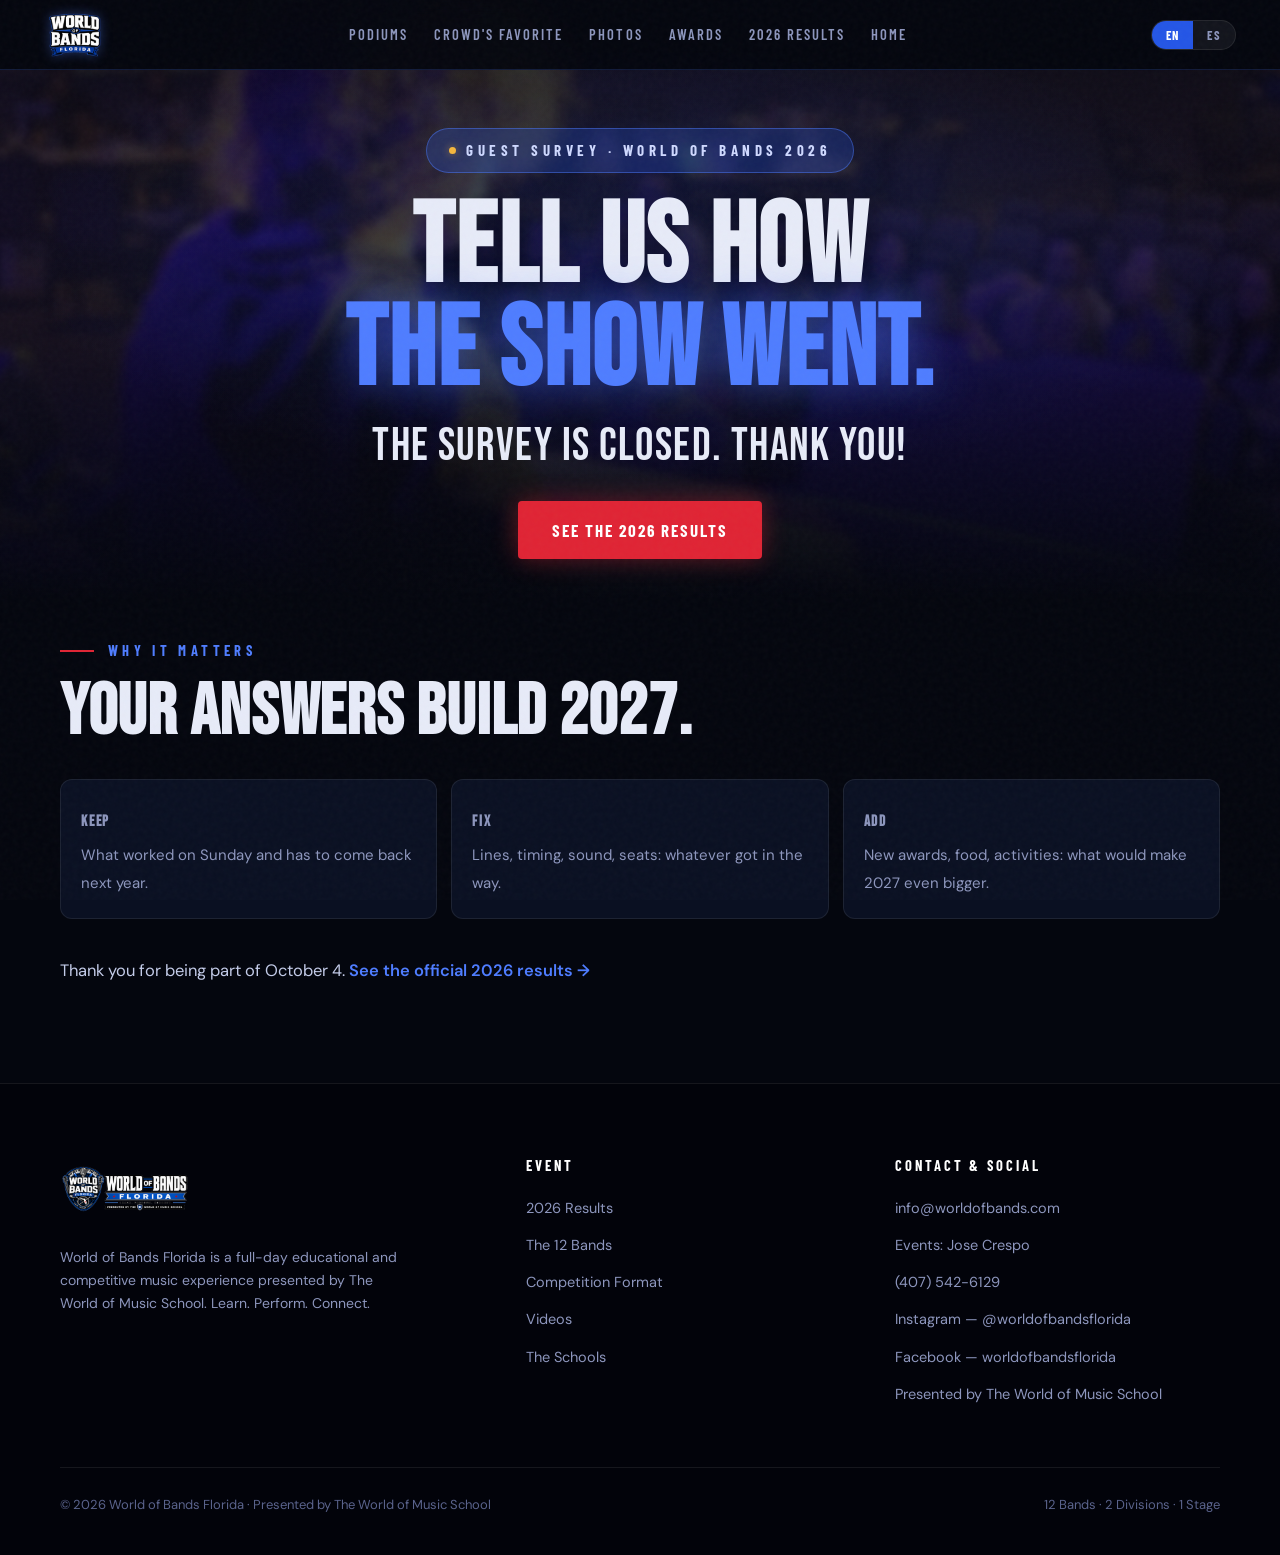
<file: survey.html>
<!DOCTYPE html>
<html lang="en">
<head>
<meta charset="UTF-8">
<meta name="viewport" content="width=device-width, initial-scale=1.0">
<title>Guest Survey 2026 — World of Bands Florida</title>
<meta name="description" content="Were you at World of Bands Florida on Sunday, October 4, 2026? Take the 5-minute guest survey, help shape the 2027 event, and enter the drawing for an official World of Bands shirt. Closes Monday, October 12.">
<!-- Social sharing -->
<link rel="canonical" href="https://worldofbands.com/survey">
<meta property="og:type" content="website">
<meta property="og:url" content="https://worldofbands.com/survey">
<meta property="og:title" content="World of Bands Florida 2026 — Guest Survey">
<meta property="og:description" content="Tell us how the show went. Five minutes, it shapes 2027, and you can enter the drawing for an official World of Bands shirt. Closes Monday, October 12.">
<meta property="og:image" content="https://worldofbands.com/assets/img/og-survey-2026.jpg">
<meta property="og:image:width" content="1200">
<meta property="og:image:height" content="630">
<meta name="twitter:card" content="summary_large_image">
<meta name="twitter:image" content="https://worldofbands.com/assets/img/og-survey-2026.jpg">
<link rel="icon" type="image/png" href="assets/img/crest-64.png">
<link rel="preconnect" href="https://fonts.googleapis.com">
<link rel="preconnect" href="https://fonts.gstatic.com" crossorigin>
<link href="https://fonts.googleapis.com/css2?family=Bebas+Neue&family=Barlow+Condensed:wght@400;500;600;700;800&family=DM+Sans:opsz,wght@9..40,300;9..40,400;9..40,500;9..40,600&display=swap" rel="stylesheet">
<link rel="stylesheet" href="style.css">
<style>
/* ---------- guest survey page (gs-*) ---------- */
.gs-hero{padding:128px 20px 40px}
.gs-hero .hero-bg img{object-position:center 40%}
.gs-hero h1{font-size:clamp(46px,9.5vw,112px);margin:24px 0 6px}
.gs-hero .hero-sub{margin:16px auto 22px;max-width:620px}
.gs-facts{display:flex;flex-wrap:wrap;justify-content:center;gap:10px;margin:0 auto 14px;padding:0;list-style:none}
.gs-facts li{font-family:'Barlow Condensed',sans-serif;font-size:14.5px;font-weight:600;letter-spacing:.12em;text-transform:uppercase;color:#d5dbf2;background:rgba(10,16,34,.7);border:1px solid var(--border2);padding:8px 16px;border-radius:20px;backdrop-filter:blur(6px);-webkit-backdrop-filter:blur(6px)}
.gs-facts li.gs-close{color:#1a1204;background:var(--gold);border-color:var(--gold);font-weight:700}
.gs-terms{max-width:560px;margin:0 auto 24px;color:var(--muted);font-size:13px;line-height:1.5}
.gs-closed-msg{font-family:'Bebas Neue',sans-serif;font-size:clamp(30px,5vw,46px);letter-spacing:.03em;line-height:1.05;margin:20px 0 22px}

#survey{padding:8px clamp(12px,3vw,40px) 64px;scroll-margin-top:72px}
.gs-card{background:var(--card);border:1px solid var(--border);border-radius:16px;padding:10px clamp(8px,1.2vw,14px) 12px;position:relative;overflow:hidden;box-shadow:0 30px 80px rgba(0,0,0,.5),0 0 70px rgba(36,86,230,.16)}
.gs-card::before{content:'';position:absolute;top:0;left:0;right:0;height:3px;background:linear-gradient(90deg,var(--blue),var(--red))}
.gs-top{display:flex;align-items:center;justify-content:space-between;gap:8px 14px;flex-wrap:wrap;padding:4px 4px 10px}
.gs-label{display:flex;align-items:center;gap:10px;margin:0;font-family:'Barlow Condensed',sans-serif;font-size:14px;font-weight:700;letter-spacing:.2em;text-transform:uppercase;color:#cfd9ff;line-height:1.2}
.gs-label .dot{width:8px;height:8px;border-radius:50%;background:var(--red);box-shadow:0 0 10px rgba(224,36,52,.7);flex:0 0 auto}
.gs-actions{display:flex;flex-wrap:wrap;align-items:center;justify-content:flex-end;gap:2px 16px}
.gs-switch{display:inline-flex;align-items:center;gap:8px;min-height:44px;padding:0 16px;border-radius:22px;border:1px solid rgba(79,125,255,.45);background:rgba(36,86,230,.14);color:#fff;font-family:'Barlow Condensed',sans-serif;font-size:14.5px;font-weight:700;letter-spacing:.08em;cursor:pointer;transition:background .2s,border-color .2s}
.gs-switch:hover,.gs-switch:focus-visible{background:rgba(36,86,230,.3);border-color:var(--blue-bright)}
.gs-switch small{font-family:'DM Sans',sans-serif;font-size:12.5px;font-weight:400;letter-spacing:0;color:#aab4dd}
.gs-newtab{display:inline-flex;align-items:center;min-height:44px;color:var(--blue-bright);font-size:14px;font-weight:600;text-decoration:underline;text-underline-offset:3px}
.gs-newtab:hover{color:#fff}
.gs-box{position:relative;border-radius:10px;overflow:hidden;background:var(--bg3);height:calc(100vh - 150px);height:calc(100svh - 150px);min-height:620px;max-height:1400px;scroll-margin-top:76px}
.gs-box iframe{position:relative;z-index:1;display:block;width:100%;height:100%;border:0}
.gs-load{position:absolute;inset:0;display:flex;flex-direction:column;align-items:center;justify-content:center;gap:14px;padding:20px;text-align:center;font-family:'Barlow Condensed',sans-serif;font-size:15px;font-weight:600;letter-spacing:.2em;text-transform:uppercase;color:var(--muted)}
.gs-load::before{content:'';width:34px;height:34px;border-radius:50%;border:3px solid rgba(79,125,255,.25);border-top-color:var(--blue-bright);animation:gs-spin .9s linear infinite}
.gs-load .gs-newtab{display:none;font-family:'DM Sans',sans-serif;font-size:15px;letter-spacing:0;text-transform:none}
.gs-box.slow .gs-load{z-index:2;background:var(--bg3)}
.gs-box.slow .gs-load .gs-newtab{display:inline-flex}
.gs-box.ready .gs-load{display:none}
@keyframes gs-spin{to{transform:rotate(360deg)}}

#why{padding:40px clamp(20px,5vw,60px) 90px}
.gs-why{display:grid;grid-template-columns:repeat(3,1fr);gap:14px;margin-top:30px;padding:0;list-style:none}
.gs-why li{background:var(--bg3);border:1px solid var(--border2);border-radius:12px;padding:22px 20px}
.gs-why b{display:block;font-family:'Bebas Neue',sans-serif;font-size:30px;letter-spacing:.06em;line-height:1;margin-bottom:8px}
.gs-why li:nth-child(1) b{color:var(--blue-bright)}
.gs-why li:nth-child(2) b{color:var(--red)}
.gs-why li:nth-child(3) b{color:var(--gold)}
.gs-why span{color:var(--muted);font-size:15px;line-height:1.55}
.gs-thanks{margin-top:30px;color:#c3cbe8;font-size:16.5px}
.gs-thanks a{display:inline-flex;align-items:center;min-height:44px;color:var(--blue-bright);font-weight:600}
.gs-thanks a:hover{color:#fff}

@media(max-width:840px){
  .gs-hero{padding:112px 16px 30px}
  .gs-arrow{display:none}
  #survey{padding:4px 10px 48px}
  .gs-card{border-radius:14px;padding:8px 6px 8px}
  .gs-box{height:calc(100vh - 82px);height:calc(100svh - 82px);min-height:420px;border-radius:8px}
  .gs-why{grid-template-columns:1fr;gap:10px}
  .gs-why li{display:grid;grid-template-columns:96px minmax(0,1fr);align-items:baseline;gap:12px;padding:16px 16px}
  .gs-why b{font-size:26px;margin:0}
  #why{padding:28px 20px 70px}
}
@media(max-width:480px){
  .gs-facts{gap:8px}
  .gs-facts li{font-size:13px;letter-spacing:.08em;padding:7px 12px}
  .gs-label{letter-spacing:.08em;font-size:12px}
  .gs-actions{width:100%;justify-content:center}
  .gs-switch{width:100%;justify-content:center}
}
@media (prefers-reduced-motion: reduce){.gs-load::before{animation:none}}
</style>
</head>
<body>
<nav id="nav">
  <a class="nav-logo" href="/"><img src="assets/img/wordmark-nav.png" width="183" height="168" alt="World of Bands Florida"></a>
  <div class="nav-links">
    <a href="/results#podiums"><span data-en>Podiums</span><span data-es>Podios</span></a>
    <a href="/results#crowd"><span data-en>Crowd's Favorite</span><span data-es>Favoritos del Público</span></a>
    <a href="/results#photos"><span data-en>Photos</span><span data-es>Fotos</span></a>
    <a href="/results#division-1"><span data-en>Awards</span><span data-es>Premios</span></a>
    <a href="/results"><span data-en>2026 Results</span><span data-es>Resultados 2026</span></a>
    <a href="/"><span data-en>Home</span><span data-es>Inicio</span></a>
  </div>
  <div class="nav-right">
    <div class="lang-sw">
      <button id="btn-en" class="on" onclick="setLang('en')">EN</button>
      <button id="btn-es" onclick="setLang('es')">ES</button>
    </div>
    <a href="#survey" class="nav-cta" data-gs-cta><span data-en>Take the Survey</span><span data-es>Ir a la Encuesta</span></a>
    <button class="nav-burger" id="burger" onclick="toggleMob()" aria-label="Menu"><span></span><span></span><span></span></button>
  </div>
</nav>

<div class="mob-nav" id="mob-nav">
  <a href="/results#podiums" onclick="toggleMob()"><span data-en>Podiums</span><span data-es>Podios</span></a>
  <a href="/results#crowd" onclick="toggleMob()"><span data-en>Crowd's Favorite</span><span data-es>Favoritos del Público</span></a>
  <a href="/results#photos" onclick="toggleMob()"><span data-en>Photos</span><span data-es>Fotos</span></a>
  <a href="/results#division-1" onclick="toggleMob()"><span data-en>Awards</span><span data-es>Premios</span></a>
  <a href="/results" onclick="toggleMob()"><span data-en>2026 Results</span><span data-es>Resultados 2026</span></a>
  <a href="/" onclick="toggleMob()"><span data-en>Home</span><span data-es>Inicio</span></a>
  <a href="#survey" class="btn btn-red" data-gs-cta onclick="toggleMob()"><span data-en>Take the Survey</span><span data-es>Responde la Encuesta</span></a>
  <div class="lang-sw" style="margin-top:10px">
    <button id="mob-btn-en" class="on" onclick="setLang('en')">EN</button>
    <button id="mob-btn-es" onclick="setLang('es')">ES</button>
  </div>
</div>

<header class="hero tix-hero gs-hero" id="top">
  <div class="hero-bg"><img src="assets/img/2026/2026-keys-crowd.jpg" alt=""></div>
  <div class="hero-inner">
    <span class="hero-kicker"><span class="dot"></span><span data-en>Guest Survey · World of Bands 2026</span><span data-es>Encuesta del Público · World of Bands 2026</span></span>
    <h1><span data-en>TELL US HOW</span><span data-es>CUÉNTANOS CÓMO</span><br><span class="fl"><span data-en>THE SHOW WENT.</span><span data-es>ESTUVO EL SHOW.</span></span></h1>
    <div id="gs-live">
      <p class="hero-sub">
        <span data-en>Five minutes of honest answers will shape World of Bands 2027. Leave your email at the end to enter the drawing for an official World of Bands shirt.</span><span data-es>Con cinco minutos de respuestas sinceras nos ayudas a construir World of Bands 2027. Deja tu correo al final y participas en el sorteo de una camiseta oficial de World of Bands.</span>
      </p>
      <ul class="gs-facts">
        <li><span aria-hidden="true">⏱</span> <span data-en>About 5 minutes</span><span data-es>Unos 5 minutos</span></li>
        <li><span aria-hidden="true">👕</span> <span data-en>Shirt drawing</span><span data-es>Sorteo de camiseta</span></li>
        <li class="gs-close"><span data-en>Closes Monday, October 12</span><span data-es>Cierra el lunes 12 de octubre</span></li>
      </ul>
      <p class="gs-terms"><span data-en>One entry per person. Winner drawn after the survey closes on October 12 and contacted by email. Under 18? Ask a parent to enter.</span><span data-es>Una participación por persona. Sorteamos al cerrar la encuesta el 12 de octubre y avisamos al ganador por correo. ¿Menor de 18? Pide a un adulto que participe.</span></p>
      <div class="hero-ctas">
        <a href="#survey" class="btn btn-red" id="gs-start" data-gs-cta><span data-en>Start the Survey</span><span data-es>Empieza la Encuesta</span> <span class="gs-arrow" aria-hidden="true">↓</span></a>
      </div>
    </div>
    <div id="gs-closed" hidden>
      <p class="gs-closed-msg"><span data-en>The survey is closed. Thank you!</span><span data-es>La encuesta ya cerró. ¡Gracias!</span></p>
      <div class="hero-ctas">
        <a href="/results" class="btn btn-red"><span data-en>See the 2026 Results</span><span data-es>Mira los Resultados 2026</span></a>
      </div>
    </div>
  </div>
</header>

<section id="survey" aria-labelledby="gs-title">
  <div class="wrap">
    <div class="gs-card">
      <div class="gs-top">
        <h2 class="gs-label" id="gs-title"><span class="dot"></span><span data-en>Guest Survey 2026</span><span data-es>Encuesta del Público 2026</span></h2>
        <div class="gs-actions">
          <button type="button" class="gs-switch" data-en onclick="setLang('es')" lang="es">Responder en español <small>· empieza de cero</small></button>
          <button type="button" class="gs-switch" data-es onclick="setLang('en')" lang="en">Answer in English <small>· starts over</small></button>
          <a class="gs-newtab" data-gs-open href="https://survey.zohopublic.com/zs/worldofbands2026/guests?src=site" target="_blank" rel="noopener"><span data-en>Not loading? Open it in a new tab ↗</span><span data-es>¿No carga? Ábrela en una pestaña nueva ↗</span></a>
        </div>
      </div>
      <div class="gs-box" id="gs-box">
        <div class="gs-load">
          <span aria-hidden="true"><span data-en>Loading the survey…</span><span data-es>Cargando la encuesta…</span></span>
          <a class="gs-newtab" data-gs-open href="https://survey.zohopublic.com/zs/worldofbands2026/guests?src=site" target="_blank" rel="noopener"><span data-en>Not loading? Open it in a new tab ↗</span><span data-es>¿No carga? Ábrela en una pestaña nueva ↗</span></a>
        </div>
        <noscript><iframe src="https://survey.zohopublic.com/zs/worldofbands2026/guests?src=site" title="World of Bands Florida 2026 guest survey"></iframe></noscript>
      </div>
    </div>
  </div>
</section>

<section id="why">
  <div class="wrap">
    <div class="rv">
      <div class="sec-kicker"><span data-en>Why It Matters</span><span data-es>Por Qué Importa</span></div>
      <h2 class="sec-title"><span data-en>Your Answers Build 2027.</span><span data-es>Tus Respuestas Construyen el 2027.</span></h2>
    </div>
    <ul class="gs-why rv">
      <li><b><span data-en>Keep</span><span data-es>Mantener</span></b><span><span data-en>What worked on Sunday and has to come back next year.</span><span data-es>Lo que funcionó el domingo y tiene que volver el próximo año.</span></span></li>
      <li><b><span data-en>Fix</span><span data-es>Mejorar</span></b><span><span data-en>Lines, timing, sound, seats: whatever got in the way.</span><span data-es>Filas, horarios, sonido, asientos: lo que te estorbó.</span></span></li>
      <li><b><span data-en>Add</span><span data-es>Agregar</span></b><span><span data-en>New awards, food, activities: what would make 2027 even bigger.</span><span data-es>Nuevos premios, comida, actividades: lo que haría el 2027 aún más grande.</span></span></li>
    </ul>
    <p class="gs-thanks rv">
      <span data-en>Thank you for being part of October 4.</span><span data-es>Gracias por acompañarnos el 4 de octubre.</span>
      <a href="/results"><span data-en>See the official 2026 results →</span><span data-es>Mira los resultados oficiales 2026 →</span></a>
    </p>
  </div>
</section>

<footer>
  <div class="foot-grid">
    <div>
      <img src="assets/img/lockup-footer.png" loading="lazy" alt="World of Bands Florida — presented by The World of Music School">
      <p><span data-en>World of Bands Florida is a full-day educational and competitive music experience presented by The World of Music School. Learn. Perform. Connect.</span><span data-es>World of Bands Florida es una experiencia musical educativa y competitiva de día completo presentada por The World of Music School. Aprende. Toca. Conecta.</span></p>
    </div>
    <div>
      <h4><span data-en>Event</span><span data-es>Evento</span></h4>
      <ul>
        <li><a href="/results"><span data-en>2026 Results</span><span data-es>Resultados 2026</span></a></li>
        <li><a href="/#bands"><span data-en>The 12 Bands</span><span data-es>Las 12 Bandas</span></a></li>
        <li><a href="/#format"><span data-en>Competition Format</span><span data-es>Formato de Competencia</span></a></li>
        <li><a href="/#videos"><span data-en>Videos</span><span data-es>Videos</span></a></li>
        <li><a href="/#schools"><span data-en>The Schools</span><span data-es>Las Escuelas</span></a></li>
      </ul>
    </div>
    <div>
      <h4><span data-en>Contact &amp; Social</span><span data-es>Contacto y Redes</span></h4>
      <ul>
        <li><a href="mailto:info@worldofbands.com">info@worldofbands.com</a></li>
        <li><a href="mailto:jose@worldofbands.com"><span data-en>Events: Jose Crespo</span><span data-es>Eventos: Jose Crespo</span></a></li>
        <li><a href="tel:+14075426129">(407) 542-6129</a></li>
        <li><a href="https://www.instagram.com/worldofbandsflorida" target="_blank" rel="noopener">Instagram — @worldofbandsflorida</a></li>
        <li><a href="https://www.facebook.com/worldofbandsflorida" target="_blank" rel="noopener">Facebook — worldofbandsflorida</a></li>
        <li><a href="https://www.theworldofmusicschool.com" target="_blank" rel="noopener"><span data-en>Presented by The World of Music School</span><span data-es>Presentado por The World of Music School</span></a></li>
      </ul>
    </div>
  </div>
  <div class="foot-bottom">
    <span>© 2026 World of Bands Florida · <span data-en>Presented by The World of Music School</span><span data-es>Presentado por The World of Music School</span></span>
    <span><span data-en>12 Bands · 2 Divisions · 1 Stage</span><span data-es>12 Bandas · 2 Divisiones · 1 Escenario</span></span>
  </div>
</footer>
<script src="main.js"></script>
<!-- Keep this inline script directly after a blocking (no defer/async) main.js: it wraps setLang and reads the language main.js restored. -->
<script>
/* ---------- Guest survey: Zoho iframe follows the site language ----------
   EN → …/guests?src=<src>   ES → …/guests?lang=es&src=<src>
   <src> = this page's own ?src= value (e.g. /survey?src=wa), else "site".
   The iframe is only rebuilt when the language actually changes. */
(function(){
  var BASE = 'https://survey.zohopublic.com/zs/worldofbands2026/guests';
  var CLOSES = Date.parse('2026-10-13T04:00:00Z'); /* Mon Oct 12, midnight ET */
  var MSG = 'Switching language restarts the survey and clears your answers. Continue?\n\nCambiar el idioma reinicia la encuesta y borra tus respuestas. ¿Continuar?';
  var box = document.getElementById('gs-box');
  if(!box) return;
  var ctas = document.querySelectorAll('[data-gs-cta]');
  var opens = document.querySelectorAll('[data-gs-open]');

  /* survey closed: swap the hero copy, hide the embed and survey buttons, build nothing */
  if(Date.now() > CLOSES){
    document.getElementById('gs-live').hidden = true;
    document.getElementById('gs-closed').hidden = false;
    document.getElementById('survey').style.display = 'none';
    for(var i = 0; i < ctas.length; i++) ctas[i].style.display = 'none';
    return;
  }

  var src = 'site';
  var m = /[?&]src=([^&#]*)/.exec(location.search);
  if(m){
    try{
      var v = decodeURIComponent(m[1].replace(/\+/g, ' ')).trim().toLowerCase();
      if(/^[a-z0-9_-]{1,40}$/.test(v)) src = v;
    }catch(e){}
  }
  var mq = window.matchMedia ? window.matchMedia('(max-width:840px)') : null;
  var current = null;   /* null = nothing built yet; otherwise true (ES) / false (EN) */
  var loadedAt = null;  /* when the current iframe finished loading */
  var slowTimer = null;
  function isEs(){ return document.documentElement.classList.contains('es'); }
  function surveyUrl(es){ return BASE + '?' + (es ? 'lang=es&' : '') + 'src=' + src; }
  /* phones: survey buttons open Zoho full-screen in the same tab; desktop: scroll to the embed */
  function setCtas(){
    var url = surveyUrl(isEs()), mobile = !!(mq && mq.matches);
    for(var i = 0; i < ctas.length; i++) ctas[i].href = mobile ? url : '#survey';
  }
  function sync(){
    var es = isEs(), url = surveyUrl(es);
    for(var i = 0; i < opens.length; i++) opens[i].href = url;
    setCtas();
    if(es === current) return;
    current = es;
    loadedAt = null;
    /* a fresh iframe (not a src change) so a language switch doesn't add a Back-button entry */
    var old = box.querySelector('iframe');
    var f = document.createElement('iframe');
    f.src = url;
    f.title = es ? 'Encuesta del público, World of Bands Florida 2026' : 'World of Bands Florida 2026 guest survey';
    box.classList.remove('ready', 'slow');
    f.addEventListener('load', function(){
      if(!f.parentNode) return;
      loadedAt = Date.now();
      clearTimeout(slowTimer);
      box.classList.remove('slow');
      box.classList.add('ready');
    });
    clearTimeout(slowTimer);
    slowTimer = setTimeout(function(){ if(!box.classList.contains('ready')) box.classList.add('slow'); }, 8000);
    if(old) box.replaceChild(f, old); else box.appendChild(f);
  }
  if(mq){
    if(mq.addEventListener) mq.addEventListener('change', setCtas);
    else if(mq.addListener) mq.addListener(setCtas);
  }
  /* main.js has already restored the saved / URL language by now */
  sync();
  var origSetLang = window.setLang;
  if(typeof origSetLang === 'function'){
    window.setLang = function(lang){
      /* someone 20 s+ into the survey gets a warning before their answers are wiped; cancel = nothing changes */
      if((lang === 'es') !== isEs() && loadedAt && Date.now() - loadedAt > 20000 && !window.confirm(MSG)) return;
      var r = origSetLang.apply(this, arguments);
      sync();
      return r;
    };
  }
})();
</script>
</body>
</html>
</file>
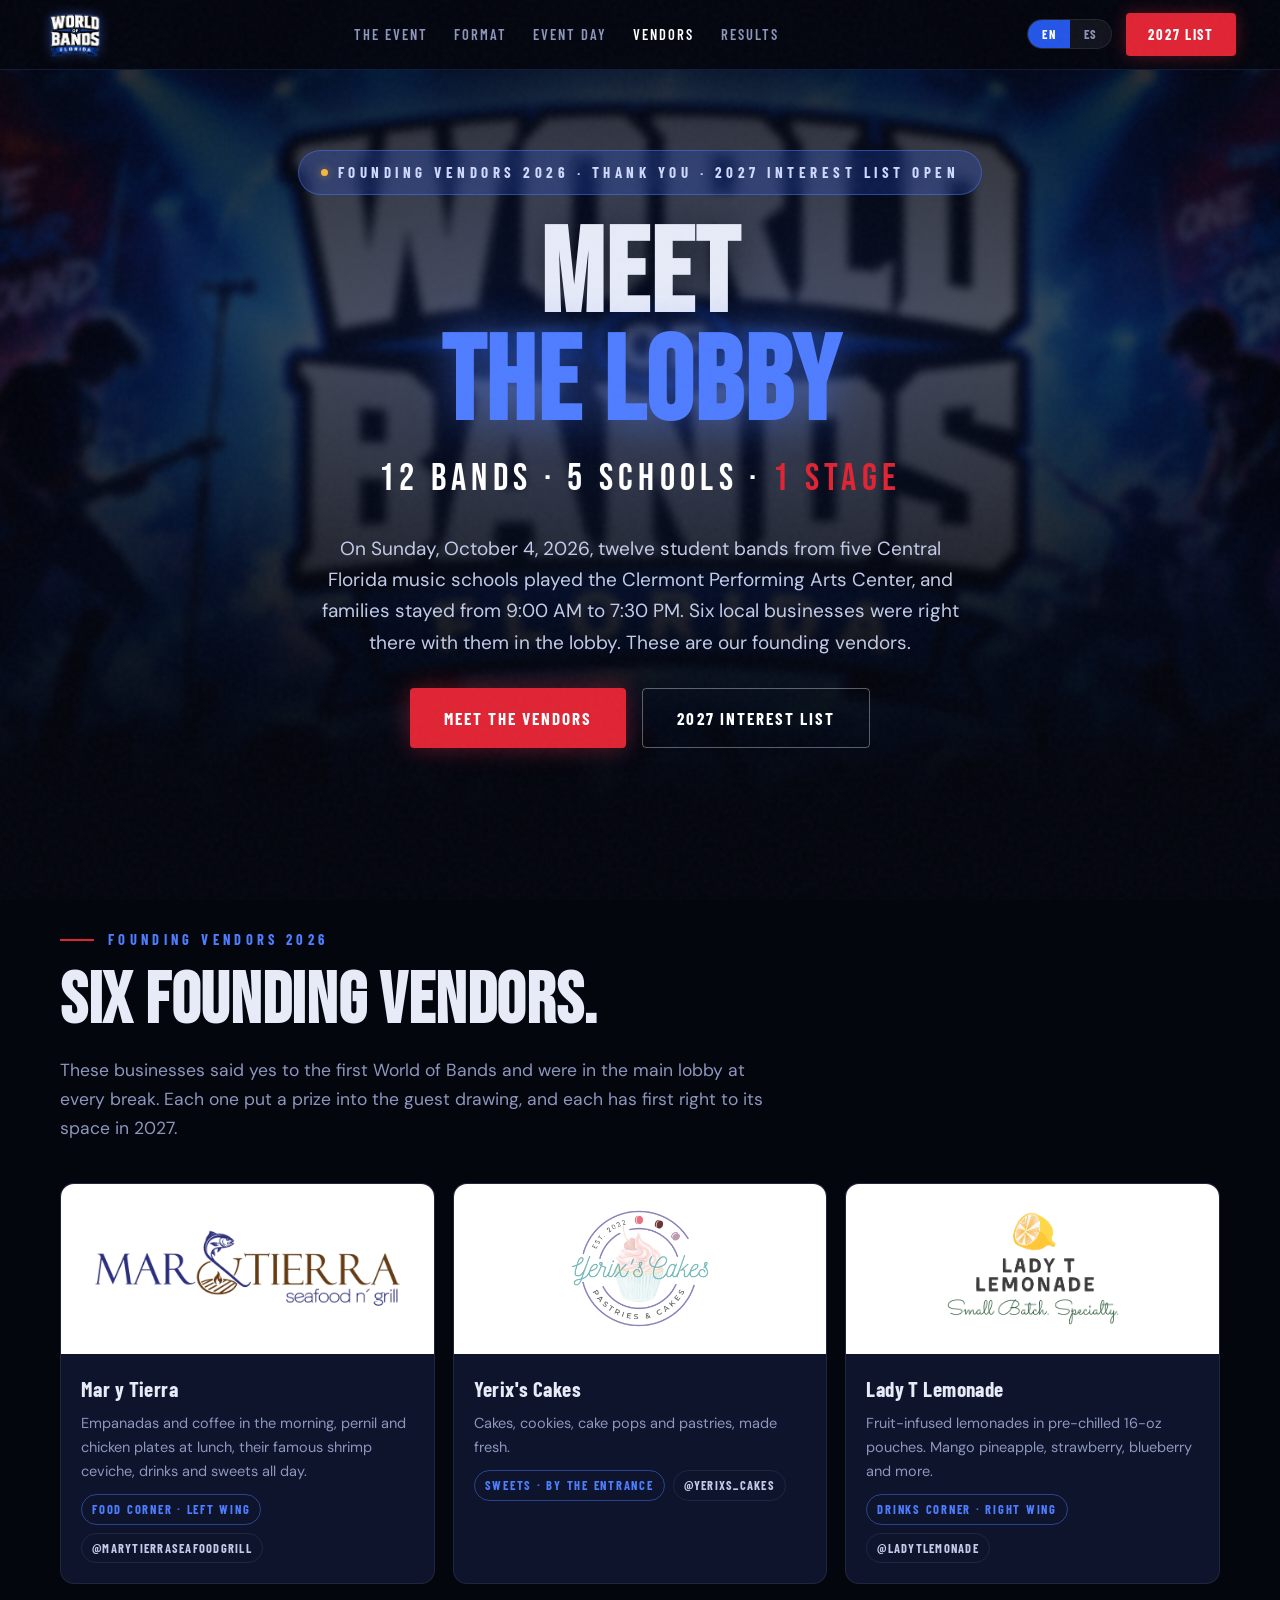
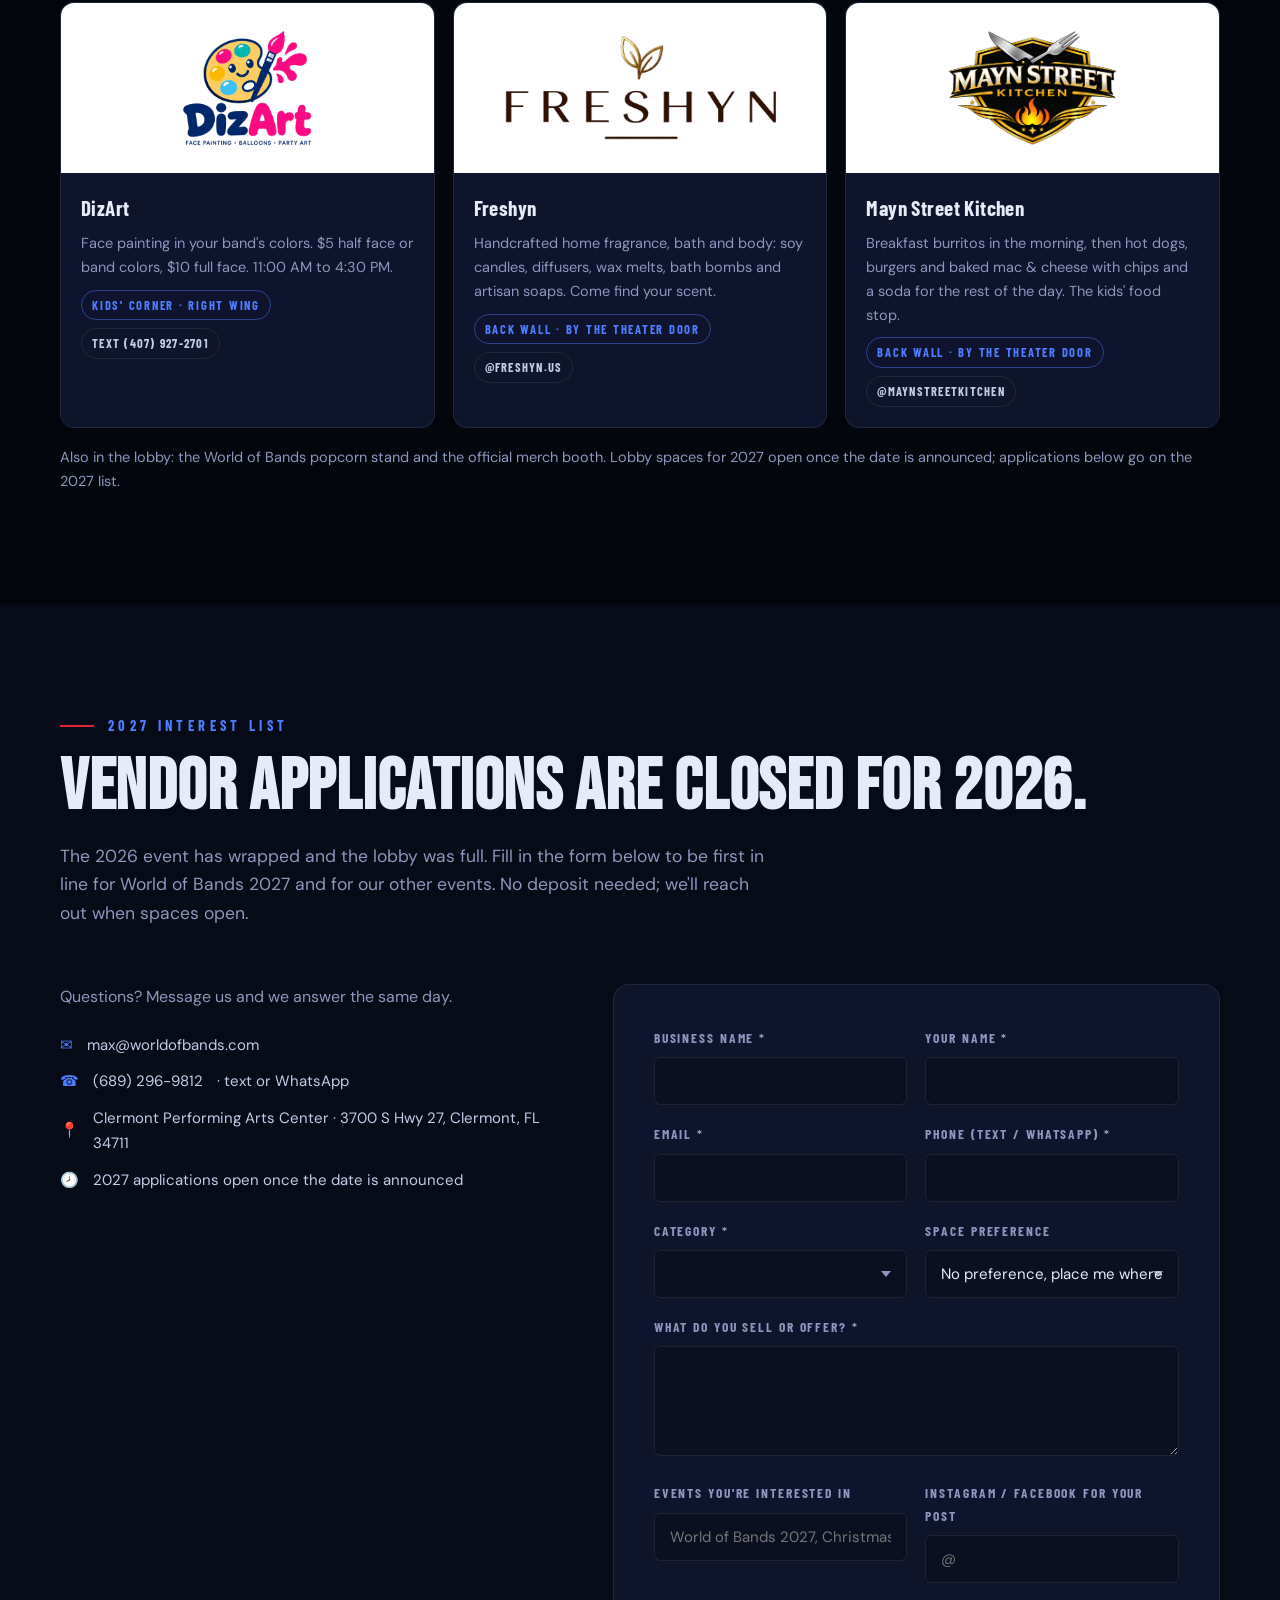
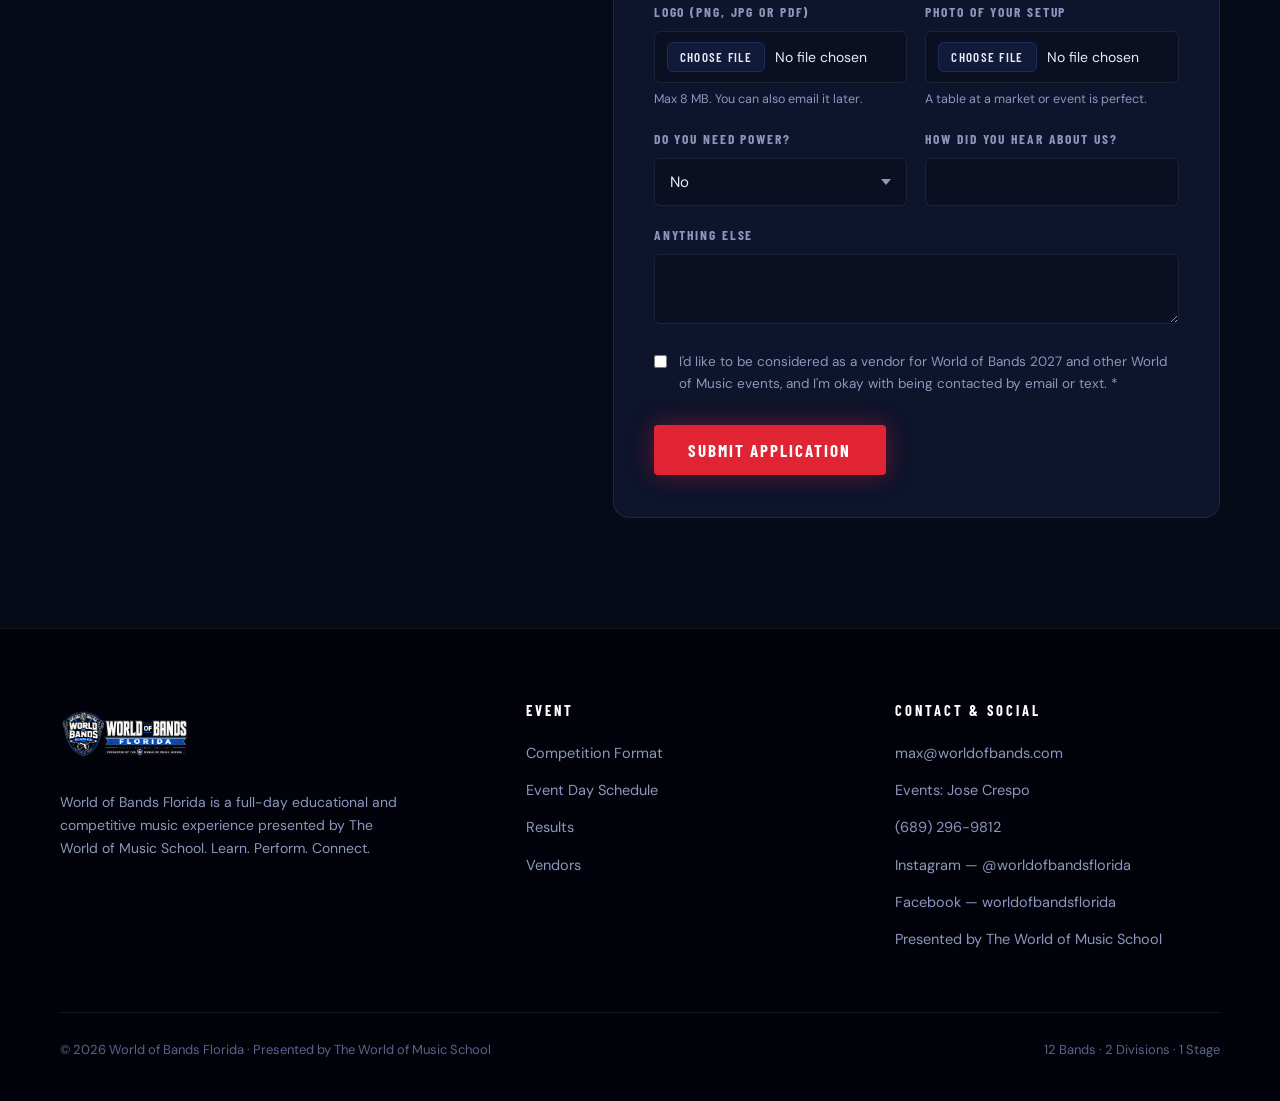
<file: vendors.html>
<!DOCTYPE html>
<html lang="en">
<head>
<meta charset="UTF-8">
<meta name="viewport" content="width=device-width, initial-scale=1.0">
<title>Founding Vendors — World of Bands Florida 2026</title>
<meta name="description" content="Meet the founding vendors of World of Bands Florida, Sunday October 4, 2026 at the Clermont Performing Arts Center, and join the vendor interest list for 2027.">
<link rel="canonical" href="https://worldofbands.com/vendors">
<meta property="og:type" content="website">
<meta property="og:url" content="https://worldofbands.com/vendors">
<meta property="og:title" content="Founding Vendors — World of Bands Florida">
<meta property="og:description" content="Meet the six founding vendors of World of Bands Florida 2026 — the lobby that fed, painted and cheered Central Florida on Sunday, October 4. 2027 vendor interest list open.">
<meta property="og:image" content="https://worldofbands.com/assets/img/og-results-2026.jpg">
<meta property="og:image:width" content="1200">
<meta property="og:image:height" content="630">
<meta name="twitter:card" content="summary_large_image">
<link rel="icon" type="image/png" href="assets/img/crest.png">
<link rel="preconnect" href="https://fonts.googleapis.com">
<link rel="preconnect" href="https://fonts.gstatic.com" crossorigin>
<link href="https://fonts.googleapis.com/css2?family=Bebas+Neue&family=Barlow+Condensed:wght@400;500;600;700;800&family=DM+Sans:opsz,wght@9..40,300;9..40,400;9..40,500;9..40,600&display=swap" rel="stylesheet">
<link rel="stylesheet" href="style.css">
<style>
.v-grid{display:grid;grid-template-columns:repeat(3,1fr);gap:18px;margin-top:44px}
.v-card{background:var(--card);border:1px solid var(--border2);border-radius:12px;padding:28px 26px}
.v-card .num{display:inline-flex;align-items:center;justify-content:center;width:38px;height:38px;border-radius:50%;background:var(--red);color:#fff;font-family:'Bebas Neue',sans-serif;font-size:22px;margin-bottom:16px}
.v-card h3{font-family:'Barlow Condensed',sans-serif;font-size:22px;font-weight:700;letter-spacing:.02em;margin:0 0 10px}
.v-card p{color:var(--muted);font-size:15px;margin:0}
.v-list{list-style:none;padding:0;margin:34px 0 0;display:grid;grid-template-columns:1fr 1fr;gap:12px 32px;max-width:980px}
.v-list li{position:relative;padding-left:26px;color:#c3cbe8;font-size:15.5px}
.v-list li::before{content:'+';position:absolute;left:0;top:-2px;color:var(--blue-bright);font-family:'Barlow Condensed',sans-serif;font-weight:800;font-size:20px}
.v-zero{display:flex;align-items:baseline;gap:14px;margin-top:30px}
.v-zero b{font-family:'Bebas Neue',sans-serif;font-size:96px;line-height:1;color:var(--red)}
.v-zero span{font-family:'Barlow Condensed',sans-serif;font-size:15px;letter-spacing:.14em;text-transform:uppercase;color:var(--muted)}
.v-docs{display:flex;flex-wrap:wrap;gap:12px;margin-top:30px}
.v-note{color:var(--muted);font-size:14px;margin-top:22px;max-width:820px}
.f-file input[type=file]{padding:10px 12px;font-size:14px}
.f-hint{font-size:12.5px;color:var(--muted);margin-top:6px}
#apply{background:var(--bg2)}
.fv-grid{display:grid;grid-template-columns:repeat(3,1fr);gap:18px;margin-top:40px}
.fv{background:var(--card);border:1px solid var(--border2);border-radius:14px;overflow:hidden;display:flex;flex-direction:column}
.fv .tile{background:#fff;height:170px;display:flex;align-items:center;justify-content:center;padding:22px}
.fv .tile img{max-width:100%;max-height:100%;object-fit:contain}
.fv .tile.dark{background:#0a0a0a;padding:0}
.fv .tile.dark img{width:100%;height:100%;max-height:none;object-fit:cover}
.fv .body{padding:18px 20px 20px}
.fv h3{font-family:'Barlow Condensed',sans-serif;font-size:21px;font-weight:700;letter-spacing:.02em;margin:0 0 6px}
.fv p{color:var(--muted);font-size:14.5px;margin:0 0 10px}
.fv .where{display:inline-block;font-family:'Barlow Condensed',sans-serif;font-size:12.5px;font-weight:700;letter-spacing:.14em;text-transform:uppercase;color:var(--blue-bright);border:1px solid rgba(79,125,255,.45);border-radius:20px;padding:4px 10px}
.fv-house{margin-top:18px;color:var(--muted);font-size:14.5px}
.fv .meta .ig{margin-left:0}
.fv .ig{display:inline-flex;align-items:center;gap:6px;margin-left:8px;font-family:'Barlow Condensed',sans-serif;font-size:12.5px;font-weight:700;letter-spacing:.1em;text-transform:uppercase;color:#c3cbe8;text-decoration:none;border:1px solid var(--border2);border-radius:20px;padding:4px 10px;transition:color .2s,border-color .2s}
.fv .ig:hover{color:var(--blue-bright);border-color:var(--blue-bright)}
.fv .meta{display:flex;flex-wrap:wrap;gap:8px;align-items:center}

@media(max-width:1000px){.fv-grid{grid-template-columns:repeat(2,1fr)}}
@media(max-width:560px){.fv-grid{grid-template-columns:1fr}}

@media(max-width:840px){.v-grid,.v-list{grid-template-columns:1fr}.v-zero b{font-size:72px}}
</style>
</head>
<body>

<!-- ==================== NAV ==================== -->
<nav id="nav">
  <a class="nav-logo" href="/"><img src="assets/img/wordmark.png" alt="World of Bands Florida"></a>
  <div class="nav-links">
    <a href="/#about"><span data-en>The Event</span><span data-es>El Evento</span></a>
    <a href="/#format"><span data-en>Format</span><span data-es>Formato</span></a>
    <a href="/#day"><span data-en>Event Day</span><span data-es>El Día</span></a>
    <a href="/vendors" class="cur"><span data-en>Vendors</span><span data-es>Vendedores</span></a>
    <a href="/results"><span data-en>Results</span><span data-es>Resultados</span></a>
  </div>
  <div class="nav-right">
    <div class="lang-sw">
      <button id="btn-en" class="on" onclick="setLang('en')">EN</button>
      <button id="btn-es" onclick="setLang('es')">ES</button>
    </div>
    <a href="#apply" class="nav-cta"><span data-en>2027 List</span><span data-es>Lista 2027</span></a>
    <button class="nav-burger" id="burger" onclick="toggleMob()" aria-label="Menu"><span></span><span></span><span></span></button>
  </div>
</nav>

<div class="mob-nav" id="mob-nav">
  <a href="/#about" onclick="toggleMob()"><span data-en>The Event</span><span data-es>El Evento</span></a>
  <a href="/#format" onclick="toggleMob()"><span data-en>Format</span><span data-es>Formato</span></a>
  <a href="/#day" onclick="toggleMob()"><span data-en>Event Day</span><span data-es>El Día</span></a>
  <a href="/results" onclick="toggleMob()"><span data-en>Results</span><span data-es>Resultados</span></a>
  <a href="#founding" onclick="toggleMob()"><span data-en>The Vendors</span><span data-es>Los Vendedores</span></a>
  <a href="#apply" class="btn btn-red" onclick="toggleMob()"><span data-en>2027 Interest List</span><span data-es>Lista de Interés 2027</span></a>
</div>

<!-- ==================== HERO ==================== -->
<header class="hero tix-hero" id="top">
  <div class="hero-bg"><img src="assets/img/hero-stage.jpg" alt="World of Bands Florida stage"></div>
  <div class="hero-inner">
    <span class="hero-kicker"><span class="dot"></span><span data-en>Founding Vendors 2026 · Thank you · 2027 interest list open</span><span data-es>Vendedores Fundadores 2026 · Gracias · Lista de interés 2027 abierta</span></span>
    <h1><span data-en>MEET</span><span data-es>CONOCE</span><br><span class="fl"><span data-en>THE LOBBY</span><span data-es>EL LOBBY</span></span></h1>
    <div class="hero-tag">12 <span data-en>BANDS</span><span data-es>BANDAS</span> · 5 <span data-en>SCHOOLS</span><span data-es>ESCUELAS</span> · <em>1 <span data-en>STAGE</span><span data-es>ESCENARIO</span></em></div>
    <p class="hero-sub">
      <span data-en>On Sunday, October 4, 2026, twelve student bands from five Central Florida music schools played the Clermont Performing Arts Center, and families stayed from 9:00 AM to 7:30 PM. Six local businesses were right there with them in the lobby. These are our founding vendors.</span><span data-es>El domingo 4 de octubre de 2026, doce bandas estudiantiles de cinco escuelas de música de Florida Central tocaron en el Clermont Performing Arts Center, y las familias se quedaron de 9:00 AM a 7:30 PM. Seis negocios locales estuvieron ahí con ellos en el lobby. Estos son nuestros vendedores fundadores.</span>
    </p>
    <div class="hero-ctas">
      <a href="#founding" class="btn btn-red"><span data-en>Meet the Vendors</span><span data-es>Conoce a los Vendedores</span></a>
      <a href="#apply" class="btn btn-ghost"><span data-en>2027 Interest List</span><span data-es>Lista de Interés 2027</span></a>
    </div>
  </div>
</header>

<!-- ==================== FOUNDING VENDORS ==================== -->
<section id="founding">
  <div class="wrap">
    <div class="rv">
      <div class="sec-kicker"><span data-en>Founding Vendors 2026</span><span data-es>Vendedores Fundadores 2026</span></div>
      <h2 class="sec-title"><span data-en>Six Founding Vendors.</span><span data-es>Seis Vendedores Fundadores.</span></h2>
      <p class="sec-lead"><span data-en>These businesses said yes to the first World of Bands and were in the main lobby at every break. Each one put a prize into the guest drawing, and each has first right to its space in 2027.</span><span data-es>Estos negocios dijeron que sí al primer World of Bands y estuvieron en el lobby principal en cada receso. Cada uno puso un premio en el sorteo, y cada uno tiene derecho preferente a su espacio en 2027.</span></p>
    </div>
    <div class="fv-grid">
      <div class="fv rv"><div class="tile"><img src="assets/img/vendors/mar-y-tierra.png" alt="Mar y Tierra Seafood n' Grill"></div><div class="body"><h3>Mar y Tierra</h3><p><span data-en>Empanadas and coffee in the morning, pernil and chicken plates at lunch, their famous shrimp ceviche, drinks and sweets all day.</span><span data-es>Empanadas y café en la mañana, platos de pernil y pollo al almuerzo, su famoso ceviche de camarón, bebidas y dulces todo el día.</span></p><div class="meta"><span class="where"><span data-en>Food corner · left wing</span><span data-es>Comida · ala izquierda</span></span><a class="ig" href="https://www.instagram.com/marytierraseafoodgrill/" target="_blank" rel="noopener">@marytierraseafoodgrill</a></div></div></div>
      <div class="fv rv"><div class="tile"><img src="assets/img/vendors/yerixs-cakes.png" alt="Yerix's Cakes"></div><div class="body"><h3>Yerix's Cakes</h3><p><span data-en>Cakes, cookies, cake pops and pastries, made fresh.</span><span data-es>Pasteles, galletas, cake pops y pastelería, hechos frescos.</span></p><div class="meta"><span class="where"><span data-en>Sweets · by the entrance</span><span data-es>Dulces · junto a la entrada</span></span><a class="ig" href="https://www.instagram.com/yerixs_cakes/" target="_blank" rel="noopener">@yerixs_cakes</a></div></div></div>
      <div class="fv rv"><div class="tile"><img src="assets/img/vendors/lady-t-lemonade.png" alt="Lady T Lemonade"></div><div class="body"><h3>Lady T Lemonade</h3><p><span data-en>Fruit-infused lemonades in pre-chilled 16-oz pouches. Mango pineapple, strawberry, blueberry and more.</span><span data-es>Limonadas con fruta en bolsas frías de 16 oz. Mango piña, fresa, arándano y más.</span></p><div class="meta"><span class="where"><span data-en>Drinks corner · right wing</span><span data-es>Bebidas · ala derecha</span></span><a class="ig" href="https://www.instagram.com/ladytlemonade/" target="_blank" rel="noopener">@ladytlemonade</a></div></div></div>
      <div class="fv rv"><div class="tile"><img src="assets/img/vendors/dizart.png" alt="DizArt face painting"></div><div class="body"><h3>DizArt</h3><p><span data-en>Face painting in your band's colors. $5 half face or band colors, $10 full face. 11:00 AM to 4:30 PM.</span><span data-es>Pintacaritas con los colores de tu banda. $5 media cara o colores de banda, $10 cara completa. 11:00 AM a 4:30 PM.</span></p><div class="meta"><span class="where"><span data-en>Kids' corner · right wing</span><span data-es>Zona de niños · ala derecha</span></span><a class="ig" href="sms:+14079272701">Text (407) 927-2701</a></div></div></div>
      <div class="fv rv"><div class="tile"><img src="assets/img/vendors/freshyn.png" alt="Freshyn"></div><div class="body"><h3>Freshyn</h3><p><span data-en>Handcrafted home fragrance, bath and body: soy candles, diffusers, wax melts, bath bombs and artisan soaps. Come find your scent.</span><span data-es>Fragancias para el hogar y cuidado personal hechas a mano: velas de soya, difusores, wax melts, bombas de baño y jabones artesanales. Ven a encontrar tu aroma.</span></p><div class="meta"><span class="where"><span data-en>Back wall · by the theater door</span><span data-es>Pared del fondo · junto al teatro</span></span><a class="ig" href="https://www.instagram.com/freshyn.us/" target="_blank" rel="noopener">@freshyn.us</a></div></div></div>
      <div class="fv rv"><div class="tile"><img src="assets/img/vendors/mayn-street-kitchen.png" alt="Mayn Street Kitchen"></div><div class="body"><h3>Mayn Street Kitchen</h3><p><span data-en>Breakfast burritos in the morning, then hot dogs, burgers and baked mac &amp; cheese with chips and a soda for the rest of the day. The kids' food stop.</span><span data-es>Burritos de desayuno en la mañana, y luego hot dogs, hamburguesas y mac &amp; cheese al horno con papitas y soda el resto del día. La parada de comida para los chicos.</span></p><div class="meta"><span class="where"><span data-en>Back wall · by the theater door</span><span data-es>Pared del fondo · junto al teatro</span></span><a class="ig" href="https://www.instagram.com/maynstreetkitchen/" target="_blank" rel="noopener">@maynstreetkitchen</a></div></div></div>
    </div>
    <p class="fv-house rv"><span data-en>Also in the lobby: the World of Bands popcorn stand and the official merch booth. Lobby spaces for 2027 open once the date is announced; applications below go on the 2027 list.</span><span data-es>También en el lobby: el puesto de palomitas de World of Bands y la tienda oficial de merch. Los espacios del lobby para 2027 abren cuando se anuncie la fecha; las solicitudes de abajo van a la lista 2027.</span></p>
  </div>
</section>

<!-- ==================== APPLY ==================== -->
<section id="apply">
  <div class="wrap">
    <div class="rv">
      <div class="sec-kicker"><span data-en>2027 Interest List</span><span data-es>Lista de Interés 2027</span></div>
      <h2 class="sec-title"><span data-en>Vendor Applications Are Closed For 2026.</span><span data-es>Las Solicitudes de 2026 Están Cerradas.</span></h2>
      <p class="sec-lead"><span data-en>The 2026 event has wrapped and the lobby was full. Fill in the form below to be first in line for World of Bands 2027 and for our other events. No deposit needed; we'll reach out when spaces open.</span><span data-es>El evento 2026 ya terminó y el lobby estuvo lleno. Completa el formulario para ser de los primeros en la fila para World of Bands 2027 y nuestros otros eventos. Sin depósito; te contactamos cuando abran los espacios.</span></p>
    </div>
    <div class="form-wrap">
      <div class="form-side rv">
        <p><span data-en>Questions? Message us and we answer the same day.</span><span data-es>¿Preguntas? Escríbenos y respondemos el mismo día.</span></p>
        <div class="contact-line"><span class="ic">✉</span><a href="mailto:max@worldofbands.com">max@worldofbands.com</a></div>
        <div class="contact-line"><span class="ic">☎</span><a href="tel:+16892969812">(689) 296-9812</a> <span data-en>· text or WhatsApp</span><span data-es>· texto o WhatsApp</span></div>
        <div class="contact-line"><span class="ic">📍</span><span>Clermont Performing Arts Center · 3700 S Hwy 27, Clermont, FL 34711</span></div>
        <div class="contact-line"><span class="ic">🕗</span><span data-en>2027 applications open once the date is announced</span><span data-es>Las solicitudes 2027 abren cuando se anuncie la fecha</span></div>
      </div>
      <div class="rv">
        <form id="vendor-form" name="wob-vendor" method="POST" data-netlify="true" enctype="multipart/form-data" novalidate>
          <input type="hidden" name="form-name" value="wob-vendor">
          <input type="hidden" name="language" id="v-lang" value="English">
          <div class="f-row">
            <div class="f-field">
              <label for="v-business"><span data-en>Business Name *</span><span data-es>Nombre del Negocio *</span></label>
              <input id="v-business" name="business" type="text" required autocomplete="organization">
            </div>
            <div class="f-field">
              <label for="v-name"><span data-en>Your Name *</span><span data-es>Tu Nombre *</span></label>
              <input id="v-name" name="name" type="text" required autocomplete="name">
            </div>
          </div>
          <div class="f-row">
            <div class="f-field">
              <label for="v-email"><span data-en>Email *</span><span data-es>Correo *</span></label>
              <input id="v-email" name="email" type="email" required autocomplete="email">
            </div>
            <div class="f-field">
              <label for="v-phone"><span data-en>Phone (text / WhatsApp) *</span><span data-es>Teléfono (texto / WhatsApp) *</span></label>
              <input id="v-phone" name="phone" type="tel" required autocomplete="tel">
            </div>
          </div>
          <div class="f-row">
            <div class="f-field">
              <label for="v-category"><span data-en>Category *</span><span data-es>Categoría *</span></label>
              <select id="v-category" name="category" required>
                <option value=""></option>
                <option value="Food (pre-cooked)" data-en-label="Food (pre-cooked, no cooking on site)" data-es-label="Comida (lista, sin cocinar en sitio)">Food (pre-cooked, no cooking on site)</option>
                <option value="Drinks" data-en-label="Drinks" data-es-label="Bebidas">Drinks</option>
                <option value="Sweets / Desserts" data-en-label="Sweets / Desserts" data-es-label="Dulces / Postres">Sweets / Desserts</option>
                <option value="Handmade / Crafts" data-en-label="Handmade / Crafts / Jewelry" data-es-label="Artesanías / Joyería">Handmade / Crafts / Jewelry</option>
                <option value="Kids activity" data-en-label="Kids activity (face painting, photo booth, balloons…)" data-es-label="Actividad para niños (pintacaritas, photo booth, globos…)">Kids activity (face painting, photo booth, balloons…)</option>
                <option value="Music / Instruments / Gear" data-en-label="Music store / Instruments / Gear" data-es-label="Tienda de música / Instrumentos / Equipo">Music store / Instruments / Gear</option>
                <option value="Music school / Studio / Camp" data-en-label="Music school / Studio / Camp / College" data-es-label="Escuela de música / Estudio / Campamento / Universidad">Music school / Studio / Camp / College</option>
                <option value="Family services" data-en-label="Family services (dental, insurance, real estate…)" data-es-label="Servicios para familias (dental, seguros, bienes raíces…)">Family services (dental, insurance, real estate…)</option>
                <option value="Other" data-en-label="Other" data-es-label="Otro">Other</option>
              </select>
            </div>
            <div class="f-field">
              <label for="v-space"><span data-en>Space Preference</span><span data-es>Preferencia de Espacio</span></label>
              <select id="v-space" name="space_pref">
                <option value="No preference" data-en-label="No preference, place me where I fit" data-es-label="Sin preferencia, ubíquenme donde encaje">No preference, place me where I fit</option>
                <option value="Lobby" data-en-label="Main lobby" data-es-label="Lobby principal">Main lobby</option>
                <option value="Theater" data-en-label="Inside the theater" data-es-label="Dentro del teatro">Inside the theater</option>
              </select>
            </div>
          </div>
          <div class="f-field">
            <label for="v-sell"><span data-en>What do you sell or offer? *</span><span data-es>¿Qué vendes u ofreces? *</span></label>
            <textarea id="v-sell" name="sells" required></textarea>
          </div>
          <div class="f-row">
            <div class="f-field">
              <label for="v-prize"><span data-en>Events you're interested in</span><span data-es>Eventos que te interesan</span></label>
              <input id="v-prize" name="prize" type="text" placeholder="World of Bands 2027, Christmas Spectacular…">
            </div>
            <div class="f-field">
              <label for="v-social"><span data-en>Instagram / Facebook for your post</span><span data-es>Instagram / Facebook para tu publicación</span></label>
              <input id="v-social" name="social" type="text" placeholder="@">
            </div>
          </div>
          <div class="f-row">
            <div class="f-field f-file">
              <label for="v-logo"><span data-en>Logo (PNG, JPG or PDF)</span><span data-es>Logo (PNG, JPG o PDF)</span></label>
              <input id="v-logo" name="logo" type="file" accept=".png,.jpg,.jpeg,.pdf,.svg">
              <div class="f-hint"><span data-en>Max 8 MB. You can also email it later.</span><span data-es>Máx. 8 MB. También puedes enviarlo por email después.</span></div>
            </div>
            <div class="f-field f-file">
              <label for="v-photo"><span data-en>Photo of your setup</span><span data-es>Foto de tu montaje</span></label>
              <input id="v-photo" name="setup_photo" type="file" accept="image/*">
              <div class="f-hint"><span data-en>A table at a market or event is perfect.</span><span data-es>Una mesa en un mercado o evento es perfecta.</span></div>
            </div>
          </div>
          <div class="f-row">
            <div class="f-field">
              <label for="v-power"><span data-en>Do you need power?</span><span data-es>¿Necesitas electricidad?</span></label>
              <select id="v-power" name="power">
                <option value="No" data-en-label="No" data-es-label="No">No</option>
                <option value="Yes" data-en-label="Yes, one outlet (limited, we'll confirm)" data-es-label="Sí, un tomacorriente (limitado, confirmamos)">Yes, one outlet (limited, we'll confirm)</option>
              </select>
            </div>
            <div class="f-field">
              <label for="v-heard"><span data-en>How did you hear about us?</span><span data-es>¿Cómo supiste de nosotros?</span></label>
              <input id="v-heard" name="heard" type="text">
            </div>
          </div>
          <div class="f-field">
            <label for="v-notes"><span data-en>Anything else</span><span data-es>Algo más</span></label>
            <textarea id="v-notes" name="notes" style="min-height:70px"></textarea>
          </div>
          <label class="f-consent">
            <input type="checkbox" id="v-agree" name="agreement" value="Accepted">
            <span><span data-en>I'd like to be considered as a vendor for World of Bands 2027 and other World of Music events, and I'm okay with being contacted by email or text. *</span><span data-es>Quiero ser considerado como vendedor para World of Bands 2027 y otros eventos de The World of Music, y acepto que me contacten por email o texto. *</span></span>
          </label>
          <div id="v-error" class="f-error"><span data-en>Please complete the required fields and accept the agreement.</span><span data-es>Completa los campos requeridos y acepta el acuerdo.</span></div>
          <div id="v-neterror" class="f-error"><span data-en>Something went wrong sending the form. Try again, or email max@worldofbands.com.</span><span data-es>Algo falló al enviar el formulario. Intenta de nuevo o escribe a max@worldofbands.com.</span></div>
          <button type="submit" class="btn btn-red" style="margin-top:8px"><span data-en>Submit Application</span><span data-es>Enviar Solicitud</span></button>
        </form>
        <div id="v-ok" class="form-ok">
          <div class="big">🎸</div>
          <h3><span data-en>You're on the list!</span><span data-es>¡Estás en la lista!</span></h3>
          <p><span data-en>Thank you. We'll reach out when vendor spaces open for World of Bands 2027 or one of our other events. In the meantime, see how the day went on the <a href="/results">results page</a>.</span><span data-es>Gracias. Te contactamos cuando se abran espacios para World of Bands 2027 o alguno de nuestros otros eventos. Mientras tanto, mira cómo fue el día en la <a href="/resultados">página de resultados</a>.</span></p>
          <a href="/results" class="btn btn-red"><span data-en>See the 2026 results</span><span data-es>Ver los resultados 2026</span></a>
        </div>
      </div>
    </div>
  </div>
</section>

<footer>
  <div class="foot-grid">
    <div>
      <img src="assets/img/lockup.png" alt="World of Bands Florida — presented by The World of Music School">
      <p><span data-en>World of Bands Florida is a full-day educational and competitive music experience presented by The World of Music School. Learn. Perform. Connect.</span><span data-es>World of Bands Florida es una experiencia musical educativa y competitiva de día completo presentada por The World of Music School. Aprende. Toca. Conecta.</span></p>
    </div>
    <div>
      <h4><span data-en>Event</span><span data-es>Evento</span></h4>
      <ul>
        <li><a href="/#format"><span data-en>Competition Format</span><span data-es>Formato de Competencia</span></a></li>
        <li><a href="/#day"><span data-en>Event Day Schedule</span><span data-es>Horario del Evento</span></a></li>
        <li><a href="/results"><span data-en>Results</span><span data-es>Resultados</span></a></li>
        <li><a href="/vendors"><span data-en>Vendors</span><span data-es>Vendedores</span></a></li>
      </ul>
    </div>
    <div>
      <h4><span data-en>Contact &amp; Social</span><span data-es>Contacto y Redes</span></h4>
      <ul>
        <li><a href="mailto:max@worldofbands.com">max@worldofbands.com</a></li>
        <li><a href="mailto:jose@worldofbands.com"><span data-en>Events: Jose Crespo</span><span data-es>Eventos: Jose Crespo</span></a></li>
        <li><a href="tel:+16892969812">(689) 296-9812</a></li>
        <li><a href="https://www.instagram.com/worldofbandsflorida" target="_blank" rel="noopener">Instagram — @worldofbandsflorida</a></li>
        <li><a href="https://www.facebook.com/worldofbandsflorida" target="_blank" rel="noopener">Facebook — worldofbandsflorida</a></li>
        <li><a href="https://www.theworldofmusicschool.com" target="_blank" rel="noopener"><span data-en>Presented by The World of Music School</span><span data-es>Presentado por The World of Music School</span></a></li>
      </ul>
    </div>
  </div>
  <div class="foot-bottom">
    <span>© 2026 World of Bands Florida · <span data-en>Presented by The World of Music School</span><span data-es>Presentado por The World of Music School</span></span>
    <span>12 Bands · 2 Divisions · 1 Stage</span>
  </div>
</footer>

<script src="main.js"></script>
<script>
(function(){
  var form = document.getElementById('vendor-form');
  if(!form) return;
  form.addEventListener('submit', function(ev){
    ev.preventDefault();
    var get = function(id){ return (document.getElementById(id).value || '').trim(); };
    var required = ['v-business','v-name','v-email','v-phone','v-category','v-sell'];
    var ok = required.every(function(id){ return get(id) !== ''; });
    var okEmail = /^[^@\s]+@[^@\s]+\.[^@\s]+$/.test(get('v-email'));
    var agree = document.getElementById('v-agree').checked;
    var err = document.getElementById('v-error'), netErr = document.getElementById('v-neterror');
    netErr.style.display = 'none';
    if(!ok || !okEmail || !agree){ err.style.display = 'block'; return; }
    err.style.display = 'none';
    var files = [document.getElementById('v-logo'), document.getElementById('v-photo')];
    for(var i=0;i<files.length;i++){ if(files[i].files[0] && files[i].files[0].size > 8*1024*1024){ err.style.display='block'; return; } }
    document.getElementById('v-lang').value = document.documentElement.classList.contains('es') ? 'Spanish' : 'English';
    var data = new FormData(form);
    var btn = form.querySelector('button[type="submit"]');
    btn.disabled = true;
    fetch('/', { method: 'POST', body: data }).then(function(res){
      if(!res.ok) throw new Error('Form submission failed: ' + res.status);
      form.style.display = 'none';
      document.getElementById('v-ok').classList.add('show');
      document.getElementById('v-ok').scrollIntoView({behavior:'smooth', block:'center'});
    }).catch(function(){
      netErr.style.display = 'block';
      btn.disabled = false;
    });
  });
})();
</script>
</body>
</html>
</file>
<file: style.css>
/* ============================================================
   WORLD OF BANDS FLORIDA — style.css
   Fonts: Bebas Neue (display) · Barlow Condensed (labels/UI)
          DM Sans (body)
   Brand: Royal Blue / Black / White + Red accent
============================================================ */
:root{
  --blue:        #2456e6;
  --blue-bright: #4f7dff;
  --blue-deep:   #0b1d55;
  --blue-glow:   rgba(63,110,255,.25);
  --red:         #e02434;
  --bg:          #04060e;
  --bg2:         #070b18;
  --bg3:         #0a1022;
  --card:        #0d142c;
  --card2:       #111a38;
  --border:      rgba(79,125,255,.18);
  --border2:     rgba(255,255,255,.08);
  --text:        #e7ebf8;
  --muted:       #8d96bd;
  --gold:        #f5b73d;
}
*,*::before,*::after{box-sizing:border-box;margin:0;padding:0}
html{scroll-behavior:smooth}
body{background:var(--bg);color:var(--text);font-family:'DM Sans',sans-serif;font-size:16.5px;line-height:1.65;overflow-x:hidden}
img{max-width:100%;display:block}
a{color:inherit;text-decoration:none}
.bebas{font-family:'Bebas Neue',sans-serif}
::selection{background:var(--blue);color:#fff}

/* film-grain overlay */
body::before{content:'';position:fixed;inset:0;background-image:url("data:image/svg+xml,%3Csvg viewBox='0 0 200 200' xmlns='http://www.w3.org/2000/svg'%3E%3Cfilter id='n'%3E%3CfeTurbulence type='fractalNoise' baseFrequency='0.9' numOctaves='4' stitchTiles='stitch'/%3E%3C/filter%3E%3Crect width='100%25' height='100%25' filter='url(%23n)' opacity='1'/%3E%3C/svg%3E");opacity:.03;pointer-events:none;z-index:9999}

/* language visibility — !important so component display rules can't leak both languages */
html:not(.es) [data-es]{display:none !important}
html.es [data-en]{display:none !important}

/* ============ NAV ============ */
nav{position:fixed;top:0;left:0;right:0;z-index:1000;height:70px;padding:0 clamp(16px,4vw,44px);display:flex;align-items:center;justify-content:space-between;background:rgba(4,6,14,.9);backdrop-filter:blur(18px);-webkit-backdrop-filter:blur(18px);border-bottom:1px solid var(--border)}
.nav-logo img{height:56px;width:auto;filter:drop-shadow(0 0 6px rgba(79,125,255,.35))}
.nav-links{display:flex;gap:26px}
.nav-links a{font-family:'Barlow Condensed',sans-serif;font-size:14.5px;font-weight:600;letter-spacing:.14em;text-transform:uppercase;color:var(--muted);transition:color .2s}
.nav-links a{white-space:nowrap}
.nav-links a:hover,.nav-links a.active{color:#fff}
@media(max-width:1180px){.nav-links{gap:16px}.nav-links a{font-size:13px;letter-spacing:.09em}}
.nav-right{display:flex;align-items:center;gap:14px}
.lang-sw{display:flex;background:rgba(255,255,255,.06);border:1px solid var(--border2);border-radius:20px;overflow:hidden}
.lang-sw button{padding:6px 14px;font-family:'Barlow Condensed',sans-serif;font-size:12.5px;font-weight:700;letter-spacing:.1em;border:none;background:transparent;color:var(--muted);cursor:pointer;transition:all .2s}
.lang-sw button.on{background:var(--blue);color:#fff}
.nav-cta{background:var(--red);color:#fff;padding:10px 22px;border-radius:4px;font-family:'Barlow Condensed',sans-serif;font-size:14.5px;font-weight:700;letter-spacing:.12em;text-transform:uppercase;transition:transform .15s,box-shadow .2s;box-shadow:0 0 18px rgba(224,36,52,.35)}
.nav-cta:hover{transform:translateY(-1px);box-shadow:0 0 26px rgba(224,36,52,.55)}
.nav-burger{display:none;flex-direction:column;gap:5px;background:none;border:none;cursor:pointer;padding:6px}
.nav-burger span{width:24px;height:2px;background:#fff;transition:all .25s}
.mob-nav{position:fixed;inset:0;z-index:999;background:#04060e;display:none;flex-direction:column;align-items:center;justify-content:center;gap:24px;text-align:center;overflow-y:auto;padding:90px 20px 40px}
.mob-nav.open{display:flex}
.mob-nav a{font-family:'Bebas Neue',sans-serif;font-size:32px;letter-spacing:.06em;color:var(--text)}
.mob-nav a:hover{color:var(--blue-bright)}

/* ============ BUTTONS ============ */
.btn{display:inline-flex;align-items:center;justify-content:center;gap:10px;padding:15px 34px;border-radius:4px;font-family:'Barlow Condensed',sans-serif;font-size:17px;font-weight:700;letter-spacing:.12em;text-transform:uppercase;cursor:pointer;border:none;transition:transform .15s,box-shadow .25s,background .2s}
.btn-red{background:var(--red);color:#fff;box-shadow:0 0 24px rgba(224,36,52,.4)}
.btn-red:hover{transform:translateY(-2px);box-shadow:0 0 36px rgba(224,36,52,.65)}
.btn-blue{background:var(--blue);color:#fff;box-shadow:0 0 24px var(--blue-glow)}
.btn-blue:hover{transform:translateY(-2px);box-shadow:0 0 36px rgba(63,110,255,.5)}
.btn-ghost{background:transparent;color:#fff;border:1px solid rgba(255,255,255,.35)}
.btn-ghost:hover{border-color:#fff;background:rgba(255,255,255,.06)}

/* ============ HERO ============ */
.hero{position:relative;min-height:min(100svh,1060px);display:flex;flex-direction:column;justify-content:center;align-items:center;text-align:center;padding:130px 20px 90px;overflow:hidden}
.hero-bg{position:absolute;inset:0;z-index:0}
.hero-bg img{width:100%;height:100%;object-fit:cover;object-position:center 35%;filter:blur(4px) brightness(.55) saturate(1.2);transform:scale(1.08)}
.hero-bg::after{content:'';position:absolute;inset:0;background:radial-gradient(ellipse 70% 55% at 50% 42%,rgba(36,86,230,.18),transparent 70%),linear-gradient(180deg,rgba(4,6,14,.78) 0%,rgba(4,6,14,.5) 38%,rgba(4,6,14,.85) 78%,var(--bg) 100%)}
.hero-inner{position:relative;z-index:2;max-width:1000px}
.hero-kicker{display:inline-flex;align-items:center;gap:10px;font-family:'Barlow Condensed',sans-serif;font-size:15px;font-weight:700;letter-spacing:.3em;text-transform:uppercase;color:#cfd9ff;background:rgba(36,86,230,.25);border:1px solid rgba(79,125,255,.45);padding:9px 22px;border-radius:30px;backdrop-filter:blur(6px)}
.hero-kicker .dot{width:7px;height:7px;border-radius:50%;background:var(--gold);box-shadow:0 0 8px rgba(245,183,61,.6)}
@keyframes pulse{0%,100%{opacity:1;transform:scale(1)}50%{opacity:.5;transform:scale(.75)}}
.hero h1{font-family:'Bebas Neue',sans-serif;font-size:clamp(44px,12.5vw,150px);line-height:.92;letter-spacing:.015em;margin:28px 0 8px;text-shadow:0 6px 40px rgba(0,0,0,.6)}
.hero h1 .fl{color:var(--blue-bright);text-shadow:0 0 40px rgba(79,125,255,.55)}
.hero-tag{font-family:'Bebas Neue',sans-serif;font-size:clamp(22px,3.4vw,38px);letter-spacing:.14em;color:#fff}
.hero-tag em{font-style:normal;color:var(--red)}
.hero-sub{max-width:640px;margin:22px auto 34px;color:#c3cbe8;font-size:clamp(16px,1.6vw,19px)}

/* countdown */
.countdown{display:flex;align-items:center;justify-content:center;gap:clamp(6px,1.5vw,14px);margin:30px auto 4px}
.cd-box{background:rgba(10,16,34,.72);border:1px solid var(--border);border-radius:10px;padding:12px clamp(10px,2.2vw,22px);min-width:clamp(64px,9vw,96px);backdrop-filter:blur(8px);-webkit-backdrop-filter:blur(8px);box-shadow:0 0 26px rgba(36,86,230,.14)}
.cd-box b{display:block;font-family:'Bebas Neue',sans-serif;font-size:clamp(30px,4.6vw,52px);line-height:1;color:#fff;font-variant-numeric:tabular-nums}
.cd-box span{display:block;margin-top:4px;font-family:'Barlow Condensed',sans-serif;font-size:clamp(10.5px,1.2vw,13px);font-weight:600;letter-spacing:.18em;text-transform:uppercase;color:var(--muted)}
.cd-sep{font-family:'Bebas Neue',sans-serif;font-size:clamp(22px,3vw,36px);color:var(--red);padding-bottom:16px}
.cd-live{font-family:'Bebas Neue',sans-serif;font-size:clamp(24px,3.4vw,38px);letter-spacing:.06em;color:#fff;margin:26px 0 4px;text-shadow:0 0 30px rgba(224,36,52,.6)}
.hero-ctas{display:flex;gap:16px;justify-content:center;flex-wrap:wrap}
.hero-presented{margin-top:46px;font-family:'Barlow Condensed',sans-serif;font-size:14px;letter-spacing:.22em;text-transform:uppercase;color:#aab4dd}
.hero-presented b{color:#fff;font-weight:700}
.hero-scroll{position:absolute;bottom:26px;left:50%;transform:translateX(-50%);z-index:2;color:#93a1d8;font-size:22px;animation:bob 2s infinite}
@keyframes bob{0%,100%{transform:translate(-50%,0)}50%{transform:translate(-50%,8px)}}

/* marquee */
.marquee{background:var(--blue);border-top:1px solid rgba(255,255,255,.2);border-bottom:1px solid rgba(255,255,255,.2);overflow:hidden;padding:13px 0;position:relative;z-index:3}
.marquee-track{display:flex;gap:56px;white-space:nowrap;animation:marq 30s linear infinite;width:max-content}
.marquee-track span{font-family:'Bebas Neue',sans-serif;font-size:19px;letter-spacing:.22em;color:#fff;display:flex;align-items:center;gap:56px}
.marquee-track span::after{content:'★';color:rgba(255,255,255,.7);font-size:13px}
@keyframes marq{from{transform:translateX(0)}to{transform:translateX(-50%)}}

/* ============ GENERIC SECTIONS ============ */
section{padding:110px clamp(20px,5vw,60px);position:relative}
.wrap{max-width:1180px;margin:0 auto}
.sec-kicker{font-family:'Barlow Condensed',sans-serif;font-size:14.5px;font-weight:700;letter-spacing:.3em;text-transform:uppercase;color:var(--blue-bright);display:flex;align-items:center;gap:14px}
.sec-kicker::before{content:'';width:34px;height:2px;background:var(--red)}
.sec-title{font-family:'Bebas Neue',sans-serif;font-size:clamp(42px,6vw,72px);line-height:1;margin:14px 0 18px;letter-spacing:.01em}
.sec-lead{color:var(--muted);max-width:720px;font-size:17.5px}

/* stats row */
.stats{display:grid;grid-template-columns:repeat(4,1fr);gap:2px;background:var(--border2);border:1px solid var(--border2);border-radius:10px;overflow:hidden;margin-top:60px}
.stat{background:var(--bg2);padding:34px 20px;text-align:center;transition:background .25s}
.stat:hover{background:var(--bg3)}
.stat b{display:block;font-family:'Bebas Neue',sans-serif;font-size:clamp(44px,5vw,64px);line-height:1;color:#fff}
.stat b i{font-style:normal;color:var(--blue-bright)}
.stat span{font-family:'Barlow Condensed',sans-serif;font-size:14px;font-weight:600;letter-spacing:.18em;text-transform:uppercase;color:var(--muted)}

/* pillars */
.pillars{display:grid;grid-template-columns:repeat(3,1fr);gap:22px;margin-top:56px}
.pillar{background:linear-gradient(160deg,var(--card) 0%,var(--bg2) 100%);border:1px solid var(--border2);border-radius:12px;padding:38px 30px;position:relative;overflow:hidden;transition:transform .25s,border-color .25s}
.pillar:hover{transform:translateY(-5px);border-color:var(--border)}
.pillar .num{font-family:'Bebas Neue',sans-serif;font-size:15px;letter-spacing:.2em;color:var(--red)}
.pillar h3{font-family:'Bebas Neue',sans-serif;font-size:34px;letter-spacing:.03em;margin:10px 0 10px}
.pillar p{color:var(--muted);font-size:15.5px}
.pillar::after{content:'';position:absolute;top:-40px;right:-40px;width:130px;height:130px;border-radius:50%;background:radial-gradient(circle,var(--blue-glow),transparent 70%)}

/* ============ FORMAT / BRACKET ============ */
#format{background:var(--bg2)}
.flow{display:grid;grid-template-columns:1fr auto 1fr auto 1fr;align-items:stretch;gap:0;margin-top:64px}
.flow-step{background:var(--card);border:1px solid var(--border2);border-radius:12px;padding:34px 28px;position:relative}
.flow-step.hot{border-color:rgba(224,36,52,.4);box-shadow:0 0 40px rgba(224,36,52,.12)}
.flow-step .tag{display:inline-block;font-family:'Barlow Condensed',sans-serif;font-size:13px;font-weight:700;letter-spacing:.2em;text-transform:uppercase;background:var(--blue);color:#fff;padding:5px 14px;border-radius:20px;margin-bottom:16px}
.flow-step.hot .tag{background:var(--red)}
.flow-step h3{font-family:'Bebas Neue',sans-serif;font-size:30px;letter-spacing:.03em;margin-bottom:10px}
.flow-step p{color:var(--muted);font-size:15px}
.flow-step ul{list-style:none;margin-top:14px}
.flow-step li{color:#c3cbe8;font-size:14.5px;padding:5px 0 5px 22px;position:relative}
.flow-step li::before{content:'▸';position:absolute;left:0;color:var(--blue-bright)}
.flow-arrow{display:flex;align-items:center;justify-content:center;padding:0 14px;font-size:26px;color:var(--blue-bright)}
.flow-arrow span,.evo-arrow span{display:inline-block}
.divisions{display:grid;grid-template-columns:1fr 1fr;gap:24px;margin-top:26px}
.division{border-radius:14px;padding:40px 34px;position:relative;overflow:hidden;border:1px solid var(--border2)}
.division.d1{background:linear-gradient(150deg,#2a2210 0%,var(--bg2) 90%);border-color:rgba(245,183,61,.35)}
.division.d2{background:linear-gradient(150deg,#101c48 0%,var(--bg2) 90%);border-color:rgba(79,125,255,.35)}
.division h3{font-family:'Bebas Neue',sans-serif;font-size:44px;line-height:1;letter-spacing:.02em}
.division .sub{font-family:'Barlow Condensed',sans-serif;font-size:15px;font-weight:600;letter-spacing:.18em;text-transform:uppercase;margin:6px 0 18px}
.division.d1 .sub{color:var(--gold)}
.division.d2 .sub{color:var(--blue-bright)}
.division p{color:var(--muted);font-size:15.5px}
.division ul{list-style:none;margin-top:16px}
.division li{padding:6px 0 6px 24px;position:relative;font-size:15px;color:#d5dbf2}
.division.d1 li::before{content:'★';position:absolute;left:0;color:var(--gold);font-size:12px;top:9px}
.division.d2 li::before{content:'★';position:absolute;left:0;color:var(--blue-bright);font-size:12px;top:9px}
.crowd-note{margin-top:26px;background:rgba(245,183,61,.07);border:1px solid rgba(245,183,61,.3);border-radius:12px;padding:26px 30px;display:flex;gap:18px;align-items:flex-start}
.crowd-note .ic{font-size:26px;line-height:1.2}
.crowd-note b{color:var(--gold)}
.crowd-note p{color:#d9d2b8;font-size:15.5px}

/* ============ JUDGING ============ */
.judge-grid{display:grid;grid-template-columns:repeat(4,1fr);gap:20px;margin-top:56px}
.judge-card{background:var(--card);border:1px solid var(--border2);border-radius:12px;padding:32px 26px;transition:transform .25s,border-color .25s;position:relative;overflow:hidden}
.judge-card:hover{transform:translateY(-5px);border-color:var(--border)}
.judge-card .ic{font-size:30px;margin-bottom:14px}
.judge-card h3{font-family:'Bebas Neue',sans-serif;font-size:27px;letter-spacing:.03em;margin-bottom:8px}
.judge-card p{color:var(--muted);font-size:14.5px}
.judge-card .pct{position:absolute;top:18px;right:20px;font-family:'Bebas Neue',sans-serif;font-size:20px;color:rgba(255,255,255,.14)}

/* ============ TIMELINE ============ */
#day{background:var(--bg2)}
.timeline{margin-top:64px;position:relative;max-width:860px}
.timeline::before{content:'';position:absolute;left:103px;top:8px;bottom:8px;width:2px;background:linear-gradient(180deg,var(--blue) 0%,var(--red) 100%)}
.t-item{display:grid;grid-template-columns:82px 44px 1fr;gap:0;margin-bottom:6px;padding:14px 0}
.t-time{font-family:'Bebas Neue',sans-serif;font-size:19px;color:var(--blue-bright);text-align:right;letter-spacing:.04em;padding-top:2px}
.t-dotcol{position:relative}
.t-dot{position:absolute;left:14.5px;top:7px;width:14px;height:14px;border-radius:50%;background:var(--bg);border:3px solid var(--blue-bright)}
.t-item.big .t-dot{border-color:var(--red);box-shadow:0 0 14px rgba(224,36,52,.6)}
.t-body h4{font-family:'Bebas Neue',sans-serif;font-size:23px;letter-spacing:.03em}
.t-item.big .t-body h4{color:#ff9aa4}
.t-body p{color:var(--muted);font-size:14.5px;max-width:560px}

/* ============ AWARDS ============ */
.awards-grid{display:grid;grid-template-columns:1.15fr 1fr;gap:26px;margin-top:56px;align-items:start}
.award-box{background:var(--card);border:1px solid var(--border2);border-radius:14px;padding:38px 34px}
.award-box h3{font-family:'Bebas Neue',sans-serif;font-size:32px;letter-spacing:.03em;margin-bottom:20px;display:flex;align-items:center;gap:12px}
.award-rows{display:flex;flex-direction:column;gap:10px}
.award-row{display:flex;align-items:center;gap:14px;background:var(--bg3);border:1px solid var(--border2);border-radius:8px;padding:13px 18px}
.award-row .medal{font-size:20px}
.award-row span{font-size:15px;color:#d5dbf2}
.inst-grid{display:grid;grid-template-columns:repeat(3,1fr);gap:10px}
.inst{background:var(--bg3);border:1px solid var(--border2);border-radius:8px;padding:16px 10px;text-align:center;transition:border-color .2s,transform .2s}
.inst:hover{border-color:var(--border);transform:translateY(-3px)}
.inst .ic{font-size:24px}
.inst span{display:block;font-family:'Barlow Condensed',sans-serif;font-size:13.5px;font-weight:600;letter-spacing:.12em;text-transform:uppercase;color:var(--muted);margin-top:6px}
.everyone{margin-top:26px;background:linear-gradient(120deg,rgba(36,86,230,.16),rgba(224,36,52,.1));border:1px solid var(--border);border-radius:14px;padding:30px 34px;display:flex;flex-wrap:wrap;gap:24px;align-items:center;justify-content:space-between}
.everyone h4{font-family:'Bebas Neue',sans-serif;font-size:27px;letter-spacing:.03em}
.everyone p{color:var(--muted);font-size:15px;max-width:560px}
.everyone .items{display:flex;gap:12px;flex-wrap:wrap}
.chip{font-family:'Barlow Condensed',sans-serif;font-size:13.5px;font-weight:600;letter-spacing:.12em;text-transform:uppercase;background:rgba(255,255,255,.07);border:1px solid var(--border2);padding:8px 16px;border-radius:20px;color:#d5dbf2}

/* ============ MASTERCLASSES ============ */
#learn{background:var(--bg2)}
.mc-grid{display:grid;grid-template-columns:1fr 1fr;gap:24px;margin-top:56px}
.mc{border-radius:14px;padding:40px 36px;border:1px solid var(--border2);background:var(--card);position:relative;overflow:hidden}
.mc::before{content:'';position:absolute;top:0;left:0;right:0;height:3px;background:linear-gradient(90deg,var(--blue),var(--red))}
.mc .tag{font-family:'Barlow Condensed',sans-serif;font-size:13px;font-weight:700;letter-spacing:.2em;text-transform:uppercase;color:var(--blue-bright)}
.mc h3{font-family:'Bebas Neue',sans-serif;font-size:32px;letter-spacing:.02em;margin:10px 0 12px}
.mc p{color:var(--muted);font-size:15.5px;margin-bottom:16px}
.mc ul{list-style:none;display:grid;grid-template-columns:1fr 1fr;gap:8px 18px}
.mc li{font-size:14.5px;color:#c3cbe8;padding-left:20px;position:relative}
.mc li::before{content:'♪';position:absolute;left:0;color:var(--red)}

/* ============ GALLERY ============ */
.gal{display:grid;grid-template-columns:repeat(4,1fr);grid-auto-rows:210px;grid-auto-flow:dense;gap:14px;margin-top:56px}
.gal a{position:relative;border-radius:10px;overflow:hidden;border:1px solid var(--border2);display:block}
.gal img{width:100%;height:100%;object-fit:cover;transition:transform .5s,filter .4s;filter:saturate(.92)}
.gal a:hover img{transform:scale(1.06);filter:saturate(1.1)}
.gal a::after{content:'';position:absolute;inset:0;background:linear-gradient(180deg,transparent 55%,rgba(4,6,14,.75));opacity:.6;transition:opacity .3s}
.gal a:hover::after{opacity:.25}
.gal .cap{position:absolute;bottom:10px;left:14px;z-index:2;font-family:'Barlow Condensed',sans-serif;font-size:13px;font-weight:600;letter-spacing:.14em;text-transform:uppercase;color:#fff;text-shadow:0 2px 8px rgba(0,0,0,.8)}
.gal .tall{grid-row:span 2}
.gal .wide{grid-column:span 2}
.lightbox{position:fixed;inset:0;z-index:2000;background:rgba(2,3,8,.94);display:none;align-items:center;justify-content:center;padding:34px}
.lightbox.open{display:flex}
.lightbox img{max-width:92vw;max-height:88vh;width:auto;height:auto;border-radius:8px;box-shadow:0 20px 80px rgba(0,0,0,.7)}
.lightbox .x{position:absolute;top:22px;right:30px;font-size:34px;color:#fff;cursor:pointer;background:none;border:none}

/* ============ VIDEOS ============ */
#videos{background:var(--bg2)}
.video-grid{display:grid;grid-template-columns:1fr;gap:22px;margin-top:56px}
.vid{position:relative;border-radius:14px;overflow:hidden;border:1px solid var(--border2);background:#000;cursor:pointer;display:block;width:100%;padding:0}
.vid.wide{aspect-ratio:16/9}
.vid.tall{aspect-ratio:9/16;max-height:560px}
.vid img{width:100%;height:100%;object-fit:cover;opacity:.85;transition:transform .5s,opacity .3s}
.vid:hover img{transform:scale(1.04);opacity:1}
.vid .play{position:absolute;top:50%;left:50%;transform:translate(-50%,-50%);width:82px;height:82px;border-radius:50%;background:rgba(224,36,52,.92);display:flex;align-items:center;justify-content:center;box-shadow:0 0 40px rgba(224,36,52,.55);transition:transform .2s;pointer-events:none}
.vid:hover .play{transform:translate(-50%,-50%) scale(1.1)}
.vid .play::after{content:'';margin-left:6px;border-style:solid;border-width:14px 0 14px 24px;border-color:transparent transparent transparent #fff}
.vid .vid-cap{position:absolute;left:0;right:0;bottom:0;padding:44px 24px 18px;background:linear-gradient(180deg,transparent,rgba(2,3,8,.88));text-align:left;pointer-events:none}
.vid .vid-cap b{display:block;font-family:'Bebas Neue',sans-serif;font-size:24px;letter-spacing:.04em;color:#fff}
.vid .vid-cap > span{font-family:'Barlow Condensed',sans-serif;font-size:13.5px;font-weight:600;letter-spacing:.14em;text-transform:uppercase;color:#aab4dd}
.vid iframe{position:absolute;inset:0;width:100%;height:100%;border:0}
/* self-hosted trailer: one <video> per language (the hidden language is display:none), a facade button until play */
.self-vid{cursor:default}
.self-vid video{position:absolute;inset:0;width:100%;height:100%;object-fit:cover;background:#000;display:block}
.self-vid .sv-start{position:absolute;inset:0;width:100%;height:100%;padding:0;border:0;background:none;cursor:pointer}
.self-vid .sv-start:hover .play{transform:translate(-50%,-50%) scale(1.1)}
.self-vid.playing .sv-start{display:none}
.self-vid.playing video{object-fit:contain}
/* the trailer at the top of the page (home + tickets hero) */
.hero .hero-trailer{width:min(100%,720px);margin:30px auto 6px;border-color:rgba(79,125,255,.38);box-shadow:0 30px 80px rgba(0,0,0,.55),0 0 70px rgba(36,86,230,.2)}
.hero-inner .hero-ctas{margin-top:30px}
.hero-ctas + .hero-sub{margin:26px auto 0}
.hero.with-trailer{padding-top:118px}
.hero.with-trailer h1{font-size:clamp(44px,9vw,112px);margin:22px 0 6px}
.tix-hero.with-trailer{padding-top:128px}
.tix-hero.with-trailer h1{font-size:clamp(42px,8vw,96px)}
.day-strip.solo{grid-template-columns:1fr;max-width:760px;margin-left:auto;margin-right:auto}
@media(max-width:840px){.hero .hero-trailer{margin:22px auto 4px;border-radius:12px}.hero-trailer .play{width:62px;height:62px}.hero-trailer .play::after{border-width:11px 0 11px 19px;margin-left:5px}.hero-trailer .vid-cap{padding:28px 16px 11px}.hero-trailer .vid-cap b{font-size:20px}.hero-trailer .vid-cap span{font-size:12px}}
.video-row{display:grid;grid-template-columns:340px 1fr;gap:22px;align-items:stretch}
.video-row .vid.wide{aspect-ratio:auto;min-height:320px}
@media(max-width:840px){.video-row{grid-template-columns:1fr}.video-row .vid.wide{aspect-ratio:16/9;min-height:0}.vid.tall{max-height:none;max-width:340px;margin:0 auto}}

/* ============ EVOLUTION STRIP ============ */
.evolution{display:grid;grid-template-columns:1fr auto 1fr;gap:0;margin-top:26px;border:1px solid var(--border2);border-radius:14px;overflow:hidden}
.evo{padding:32px 34px;background:var(--bg2)}
.evo.next{background:linear-gradient(150deg,#101c48 0%,var(--bg2) 90%)}
.evo .yr{font-family:'Bebas Neue',sans-serif;font-size:38px;line-height:1;color:var(--muted)}
.evo.next .yr{color:var(--blue-bright)}
.evo h4{font-family:'Bebas Neue',sans-serif;font-size:24px;letter-spacing:.03em;margin:8px 0 6px}
.evo p{color:var(--muted);font-size:14.5px}
.evo-arrow{display:flex;align-items:center;justify-content:center;padding:0 22px;font-size:30px;color:var(--red);background:var(--bg2)}
@media(max-width:840px){.evolution{grid-template-columns:1fr}.evo-arrow{padding:10px 0}.evo-arrow span{transform:rotate(90deg)}}

/* ============ PRICING ============ */
.price-grid{display:grid;grid-template-columns:1.1fr .9fr;gap:26px;margin-top:60px;align-items:stretch}
.price-card{border-radius:16px;padding:46px 42px;position:relative;overflow:hidden;display:flex;flex-direction:column}
.price-card.main{background:linear-gradient(160deg,#12225c 0%,#0a1230 70%);border:1px solid rgba(79,125,255,.45);box-shadow:0 0 60px rgba(36,86,230,.18)}
.price-card.side{background:var(--card);border:1px solid var(--border2)}
.price-card .badge{position:absolute;top:24px;right:-38px;transform:rotate(38deg);background:var(--red);color:#fff;font-family:'Barlow Condensed',sans-serif;font-size:12.5px;font-weight:700;letter-spacing:.14em;text-transform:uppercase;padding:7px 46px}
.price-card h3{font-family:'Bebas Neue',sans-serif;font-size:30px;letter-spacing:.04em}
.price-card .who{font-family:'Barlow Condensed',sans-serif;font-size:14px;font-weight:600;letter-spacing:.18em;text-transform:uppercase;color:var(--muted);margin-bottom:20px}
.price{display:flex;align-items:baseline;gap:10px;margin:8px 0 6px}
.price b{font-family:'Bebas Neue',sans-serif;font-size:clamp(64px,7vw,92px);line-height:1;color:#fff}
.price span{font-family:'Barlow Condensed',sans-serif;font-size:16px;font-weight:600;letter-spacing:.12em;text-transform:uppercase;color:var(--muted)}
.price-note{font-size:14px;color:var(--muted);margin-bottom:24px}
.price-card ul{list-style:none;display:grid;grid-template-columns:1fr 1fr;gap:9px 20px;margin-bottom:30px}
.price-card.side ul{grid-template-columns:1fr}
.price-card li{font-size:14.5px;color:#d5dbf2;padding-left:24px;position:relative}
.price-card li::before{content:'✓';position:absolute;left:0;color:var(--blue-bright);font-weight:700}
.price-card.side li::before{color:var(--red)}
.price-card .btn{margin-top:auto;align-self:flex-start}
.soon{display:inline-block;font-family:'Bebas Neue',sans-serif;font-size:44px;color:#fff;margin:8px 0 6px}
.fine{margin-top:22px;color:var(--muted);font-size:13.5px;max-width:760px}

/* ============ SCHOOLS ============ */
#schools{background:var(--bg2)}
.school-grid{display:grid;grid-template-columns:1fr 1fr;gap:52px;margin-top:56px;align-items:center}
.school-grid img{border-radius:14px;border:1px solid var(--border2)}
.check-list{list-style:none;display:flex;flex-direction:column;gap:16px;margin-top:26px}
.check-list li{display:flex;gap:16px;align-items:flex-start}
.check-list .ck{flex:0 0 34px;height:34px;border-radius:50%;background:rgba(36,86,230,.2);border:1px solid var(--border);display:flex;align-items:center;justify-content:center;color:var(--blue-bright);font-weight:700;font-size:15px}
.check-list b{display:block;font-family:'Barlow Condensed',sans-serif;font-size:17px;font-weight:700;letter-spacing:.06em;text-transform:uppercase}
.check-list p{color:var(--muted);font-size:14.5px}
/* competitors (schools) */
.comp-grid{display:grid;grid-template-columns:repeat(5,1fr);gap:18px;margin-top:56px}
.comp{background:linear-gradient(160deg,var(--card) 0%,var(--bg2) 100%);border:1px solid var(--border2);border-radius:14px;padding:28px 18px 24px;text-align:center;display:flex;flex-direction:column;align-items:center;gap:12px;transition:transform .25s,border-color .25s,box-shadow .25s}
.comp:hover{transform:translateY(-4px);border-color:var(--border);box-shadow:0 0 40px rgba(36,86,230,.18)}
.comp.host{border-color:rgba(245,183,61,.4)}
.comp-logo{height:118px;width:100%;display:flex;align-items:center;justify-content:center}
.comp-logo img{max-height:108px;max-width:86%;width:auto;object-fit:contain;filter:drop-shadow(0 4px 14px rgba(0,0,0,.55))}
.comp h4{font-family:'Barlow Condensed',sans-serif;font-size:18px;font-weight:700;letter-spacing:.05em;text-transform:uppercase;line-height:1.15;margin-top:4px}
.comp-tag{font-family:'Barlow Condensed',sans-serif;font-size:12px;font-weight:600;letter-spacing:.16em;text-transform:uppercase;color:var(--muted)}
.comp.host .comp-tag{color:var(--gold)}
.reveal{margin-top:36px;background:var(--card);border:1px solid var(--border2);border-radius:14px;padding:26px 28px;display:flex;align-items:center;gap:28px;flex-wrap:wrap}
.reveal-slots{display:grid;grid-template-columns:repeat(12,1fr);gap:6px;flex:1 1 420px}
.reveal-slots span{aspect-ratio:1;border-radius:6px;background:rgba(36,86,230,.12);border:1px dashed rgba(79,125,255,.4);display:flex;align-items:center;justify-content:center;font-family:'Bebas Neue',sans-serif;font-size:20px;color:var(--blue-bright)}
.reveal p{flex:1 1 260px;color:var(--muted);font-size:15px}
.reveal p b{color:#fff;display:block;font-family:'Barlow Condensed',sans-serif;font-size:19px;letter-spacing:.06em;text-transform:uppercase;margin-bottom:4px}
.closed{margin-top:22px;background:rgba(224,36,52,.08);border:1px solid rgba(224,36,52,.35);border-radius:14px;padding:28px 30px;display:flex;align-items:center;gap:24px;flex-wrap:wrap}
.closed .n{font-family:'Bebas Neue',sans-serif;font-size:46px;line-height:1;color:var(--red)}
.closed p{flex:1 1 320px;font-size:15.5px;color:#f2c9cd}
.closed p b{color:#fff}
.slots{margin-top:34px;background:rgba(224,36,52,.08);border:1px solid rgba(224,36,52,.35);border-radius:12px;padding:22px 26px;display:flex;align-items:center;gap:18px}
.slots .n{font-family:'Bebas Neue',sans-serif;font-size:52px;line-height:1;color:var(--red)}
.slots p{font-size:15px;color:#f2c9cd}

/* ============ FORM ============ */
.form-wrap{display:grid;grid-template-columns:.9fr 1.1fr;gap:56px;margin-top:56px;align-items:start}
.form-side p{color:var(--muted);margin-bottom:22px;font-size:16px}
.form-side .contact-line{display:flex;align-items:center;gap:14px;margin:12px 0;color:#c3cbe8;font-size:15px}
.form-side .contact-line .ic{color:var(--blue-bright)}
form{background:var(--card);border:1px solid var(--border2);border-radius:16px;padding:42px 40px}
.f-row{display:grid;grid-template-columns:1fr 1fr;gap:18px}
.f-field{margin-bottom:18px}
.f-field label{display:block;font-family:'Barlow Condensed',sans-serif;font-size:13.5px;font-weight:700;letter-spacing:.14em;text-transform:uppercase;color:var(--muted);margin-bottom:8px}
.f-field input,.f-field select,.f-field textarea{width:100%;background:var(--bg3);border:1px solid var(--border2);border-radius:6px;padding:13px 15px;color:var(--text);font-family:'DM Sans',sans-serif;font-size:15px;transition:border-color .2s,box-shadow .2s;appearance:none}
.f-field select{background-image:url("data:image/svg+xml,%3Csvg width='10' height='6' viewBox='0 0 10 6' xmlns='http://www.w3.org/2000/svg'%3E%3Cpath d='M0 0l5 6 5-6z' fill='%238d96bd'/%3E%3C/svg%3E");background-repeat:no-repeat;background-position:right 15px center}
.f-field input:focus,.f-field select:focus,.f-field textarea:focus{outline:none;border-color:var(--blue-bright);box-shadow:0 0 0 3px rgba(79,125,255,.18)}
.f-field textarea{min-height:110px;resize:vertical}
.f-consent{display:flex;gap:12px;align-items:flex-start;margin:6px 0 22px;color:var(--muted);font-size:13.5px}
.f-consent input{margin-top:4px;accent-color:var(--blue)}
.form-ok{display:none;text-align:center;padding:60px 30px}
.form-ok.show{display:block}
.form-ok .big{font-size:54px}
.form-ok h3{font-family:'Bebas Neue',sans-serif;font-size:38px;margin:14px 0 10px}
.form-ok p{color:var(--muted);max-width:420px;margin:0 auto 24px}
.f-error{color:#ff8b96;font-size:13.5px;margin-top:6px;display:none}

/* ============ FAQ ============ */
#faq{background:var(--bg2)}
.faq-list{margin-top:52px;max-width:860px}
.faq{border:1px solid var(--border2);border-radius:10px;margin-bottom:12px;background:var(--card);overflow:hidden}
.faq summary{cursor:pointer;padding:22px 26px;font-family:'Barlow Condensed',sans-serif;font-size:18px;font-weight:700;letter-spacing:.04em;list-style:none;display:flex;justify-content:space-between;align-items:center;gap:16px}
.faq summary::-webkit-details-marker{display:none}
.faq summary::after{content:'+';font-family:'Bebas Neue',sans-serif;font-size:26px;color:var(--blue-bright);transition:transform .25s}
.faq[open] summary::after{transform:rotate(45deg)}
.faq .a{padding:0 26px 24px;color:var(--muted);font-size:15.5px;max-width:720px}

/* ============ FINAL CTA + FOOTER ============ */
.final{position:relative;text-align:center;padding:130px 20px;overflow:hidden}
.final-bg{position:absolute;inset:0}
.final-bg img{width:100%;height:100%;object-fit:cover;object-position:center 35%}
.final-bg::after{content:'';position:absolute;inset:0;background:linear-gradient(180deg,var(--bg) 0%,rgba(4,6,14,.68) 30%,rgba(4,6,14,.85) 100%)}
.final .wrap{position:relative;z-index:2}
.final h2{font-family:'Bebas Neue',sans-serif;font-size:clamp(46px,7vw,86px);line-height:.95;margin-bottom:16px}
.final p{color:#c3cbe8;max-width:560px;margin:0 auto 34px;font-size:17px}
footer{background:#02030a;border-top:1px solid var(--border2);padding:70px clamp(20px,5vw,60px) 40px}
.foot-grid{max-width:1180px;margin:0 auto;display:grid;grid-template-columns:1.3fr 1fr 1fr;gap:44px}
.foot-grid img{height:74px;width:auto;margin-bottom:18px}
.foot-grid p{color:var(--muted);font-size:14px;max-width:340px}
.foot-grid h4{font-family:'Barlow Condensed',sans-serif;font-size:14.5px;font-weight:700;letter-spacing:.2em;text-transform:uppercase;color:#fff;margin-bottom:16px}
.foot-grid ul{list-style:none}
.foot-grid li{margin-bottom:10px}
.foot-grid a{color:var(--muted);font-size:14.5px;transition:color .2s}
.foot-grid a:hover{color:#fff}
.foot-bottom{max-width:1180px;margin:50px auto 0;padding-top:26px;border-top:1px solid var(--border2);display:flex;justify-content:space-between;gap:16px;flex-wrap:wrap;color:#5a638c;font-size:13px}

/* reveal on scroll */
.rv{opacity:0;transform:translateY(26px);transition:opacity .7s ease,transform .7s ease}
.rv.in{opacity:1;transform:none}

/* respect reduced-motion preferences */
@media (prefers-reduced-motion: reduce){
  html{scroll-behavior:auto}
  *,*::before,*::after{animation-duration:.01ms !important;animation-iteration-count:1 !important;transition-duration:.01ms !important}
  .rv{opacity:1;transform:none}
}

/* ============ RESPONSIVE ============ */
@media(max-width:1020px){
  .judge-grid{grid-template-columns:repeat(2,1fr)}
  .flow{grid-template-columns:1fr}
  .flow-arrow{padding:12px 0}
  .flow-arrow span{transform:rotate(90deg)}
  .gal{grid-template-columns:repeat(2,1fr)}
  .awards-grid,.price-grid,.school-grid,.form-wrap,.mc-grid{grid-template-columns:1fr}
  .comp-grid{grid-template-columns:repeat(3,1fr)}
  .stats{grid-template-columns:repeat(2,1fr)}
}
@media(max-width:840px){
  .nav-links{display:none}
  .nav-burger{display:flex}
  .nav-cta{display:none}
  .pillars,.divisions{grid-template-columns:1fr}
  .foot-grid{grid-template-columns:1fr}
  .timeline::before{left:86px}
  .t-item{grid-template-columns:66px 42px 1fr}
  .t-dot{left:13px}
  section{padding:80px 20px}
  .hero-kicker{font-size:11.5px;letter-spacing:.16em;padding:8px 16px}
  .f-row{grid-template-columns:1fr}
  .price-card ul{grid-template-columns:1fr}
  .mc ul{grid-template-columns:1fr}
  .comp-grid{grid-template-columns:repeat(2,1fr)}
  .reveal-slots{grid-template-columns:repeat(6,1fr)}
}


.mc-by{font-family:'Barlow Condensed',sans-serif;font-size:14px;font-weight:600;letter-spacing:.14em;text-transform:uppercase;color:var(--muted);margin:-6px 0 14px}
.mc-by b{color:var(--gold);font-weight:700}

/* ============ TICKETS PAGE ============ */
.nav-links a.cur{color:#fff}
.tix-hero{min-height:auto;padding:150px 20px 70px}
.tix-hero .hero-bg img{object-position:center 40%}
.tix-hero h1{font-size:clamp(46px,10vw,118px)}
.tix-hero .hero-sub{margin-bottom:26px}
.pc-label{font-family:'Barlow Condensed',sans-serif;font-size:14px;font-weight:700;letter-spacing:.26em;text-transform:uppercase;color:#cfd9ff;margin-top:26px}
.pc-label b{color:var(--gold)}
#pcd .countdown{margin-top:12px}
.tiers{display:grid;grid-template-columns:repeat(3,1fr);gap:22px;margin-top:56px;align-items:stretch}
.tier{background:var(--card);border:1px solid var(--border2);border-radius:16px;padding:36px 30px 32px;position:relative;display:flex;flex-direction:column;transition:transform .25s,opacity .25s}
.tier.now{background:linear-gradient(160deg,#12225c 0%,#0a1230 70%);border-color:rgba(79,125,255,.55);box-shadow:0 0 60px rgba(36,86,230,.22);transform:translateY(-6px)}
.tier.past{opacity:.42}
.tier .state{display:inline-flex;align-items:center;gap:8px;align-self:flex-start;margin-bottom:18px;padding:6px 13px;border-radius:20px;border:1px solid var(--border2);font-family:'Barlow Condensed',sans-serif;font-size:12.5px;font-weight:700;letter-spacing:.2em;text-transform:uppercase;color:var(--muted)}
.tier .state > span{display:none}
.tier.now .state{background:var(--red);border-color:var(--red);color:#fff;box-shadow:0 0 18px rgba(224,36,52,.45)}
.tier.now .state [data-state="now"],.tier.past .state [data-state="past"],.tier.next .state [data-state="next"]{display:inline}
.tier h3{font-family:'Bebas Neue',sans-serif;font-size:32px;letter-spacing:.04em}
.tier .when{font-family:'Barlow Condensed',sans-serif;font-size:14px;font-weight:600;letter-spacing:.16em;text-transform:uppercase;color:var(--muted);margin-bottom:14px}
.tier .price b{font-size:clamp(58px,6vw,80px)}
.tier .perk{display:inline-block;align-self:flex-start;background:rgba(245,183,61,.12);border:1px solid rgba(245,183,61,.45);color:var(--gold);padding:9px 14px;border-radius:8px;font-family:'Barlow Condensed',sans-serif;font-size:14px;font-weight:700;letter-spacing:.08em;text-transform:uppercase;margin:6px 0 14px}
.tier p{color:var(--muted);font-size:14.5px}
.tier .btn{margin-top:auto;align-self:flex-start;margin-top:22px}
.tier.past .btn,.tier.next .btn{display:none}
.tix-note{margin-top:26px;color:var(--muted);font-size:14px;max-width:820px}
.includes{display:grid;grid-template-columns:repeat(3,1fr);gap:12px 28px;margin-top:40px;list-style:none;max-width:1000px}
.includes li{font-size:15.5px;color:#d5dbf2;padding-left:26px;position:relative}
.includes li::before{content:'✓';position:absolute;left:0;color:var(--blue-bright);font-weight:700}
.school-chips{display:flex;flex-wrap:wrap;gap:10px;margin-top:26px}
.buy-shell{margin-top:46px;background:#fff;border-radius:16px;padding:clamp(8px,2vw,20px);box-shadow:0 0 70px rgba(36,86,230,.2);color:#111;min-height:420px}
.buy-shell #simpletixEmbed iframe{display:block;width:100% !important}
.buy-fallback{margin-top:18px;text-align:center;color:var(--muted);font-size:14.5px}
.buy-fallback a{color:var(--blue-bright);text-decoration:underline}
.info-grid{display:grid;grid-template-columns:repeat(3,1fr);gap:18px;margin-top:50px}
.info{background:var(--card);border:1px solid var(--border2);border-radius:12px;padding:28px 26px;transition:border-color .25s}
.info:hover{border-color:var(--border)}
.info .ic{font-size:28px;line-height:1;margin-bottom:14px}
.info h4{font-family:'Barlow Condensed',sans-serif;font-size:19px;font-weight:700;letter-spacing:.04em;margin-bottom:8px}
.info p{color:var(--muted);font-size:15px}
.info p b{color:#fff;font-weight:600}
.venue-grid{display:grid;grid-template-columns:1fr 1.25fr;gap:30px;margin-top:50px;align-items:stretch}
.venue-card{background:var(--card);border:1px solid var(--border2);border-radius:14px;padding:34px 30px;display:flex;flex-direction:column;gap:14px}
.venue-card h3{font-family:'Bebas Neue',sans-serif;font-size:34px;letter-spacing:.03em}
.venue-card p{color:var(--muted);font-size:15.5px}
.venue-card .btn{align-self:flex-start;margin-top:auto}
.venue-map{border-radius:14px;overflow:hidden;border:1px solid var(--border2);min-height:320px;background:var(--card)}
.venue-map iframe{width:100%;height:100%;min-height:320px;border:0;display:block}
@media(max-width:1020px){.tiers,.venue-grid{grid-template-columns:1fr}.includes,.info-grid{grid-template-columns:1fr 1fr}.tier.now{transform:none}}
@media(max-width:840px){.tix-hero{padding-top:120px}.includes,.info-grid{grid-template-columns:1fr}.buy-shell #simpletixEmbed iframe{min-height:760px !important}}

/* ============ MEET THE 12 BANDS ============ */
#bands{background:var(--bg2)}
.bands-grid{display:grid;grid-template-columns:repeat(4,1fr);gap:18px;margin-top:52px}
.band{position:relative;background:linear-gradient(160deg,var(--card) 0%,var(--bg2) 100%);border:1px solid var(--border2);border-radius:14px;padding:24px 18px 22px;text-align:center;display:flex;flex-direction:column;align-items:center;gap:10px;overflow:hidden;scroll-margin-top:90px;transition:transform .25s,border-color .25s,box-shadow .25s}
.band:hover{transform:translateY(-4px);border-color:var(--border);box-shadow:0 0 40px rgba(36,86,230,.18)}
.band .slot{position:absolute;top:12px;left:12px;font-family:'Bebas Neue',sans-serif;font-size:14px;letter-spacing:.14em;color:#cfd9ff;background:rgba(36,86,230,.28);border:1px solid rgba(79,125,255,.45);border-radius:20px;padding:4px 10px}
.band .champ{margin-top:2px;font-family:'Barlow Condensed',sans-serif;font-size:11px;font-weight:700;letter-spacing:.14em;text-transform:uppercase;color:var(--gold);background:rgba(245,183,61,.12);border:1px solid rgba(245,183,61,.45);border-radius:20px;padding:4px 10px}
.band-logo{position:relative;height:150px;width:100%;display:flex;align-items:center;justify-content:center;margin-top:12px}
.band-logo::before{content:'';position:absolute;inset:8% 14%;border-radius:50%;background:radial-gradient(ellipse at center,rgba(120,150,255,.34) 0%,rgba(120,150,255,.10) 45%,transparent 70%);filter:blur(10px)}
.band.dark .band-logo::before{background:radial-gradient(ellipse at center,rgba(175,195,255,.6) 0%,rgba(175,195,255,.2) 45%,transparent 70%)}
.band-logo img{position:relative;max-height:140px;max-width:88%;width:auto;object-fit:contain;filter:drop-shadow(0 6px 16px rgba(0,0,0,.6))}
.band h4{font-family:'Bebas Neue',sans-serif;font-size:27px;letter-spacing:.04em;line-height:1;margin-top:4px}
.band .school{font-family:'Barlow Condensed',sans-serif;font-size:12.5px;font-weight:600;letter-spacing:.14em;text-transform:uppercase;color:var(--muted)}
.band.twom .school{color:var(--gold)}
.vote-note{margin-top:28px;background:linear-gradient(120deg,rgba(36,86,230,.18),rgba(224,36,52,.12));border:1px solid var(--border);border-radius:14px;padding:26px 30px;display:flex;gap:22px;align-items:center;flex-wrap:wrap}
.vote-note .ic{font-size:30px}
.vote-note p{flex:1 1 320px;font-size:15.5px;color:#d5dbf2}
.vote-note p b{color:#fff}
@media(max-width:1020px){.bands-grid{grid-template-columns:repeat(3,1fr)}}
@media(max-width:640px){.bands-grid{grid-template-columns:repeat(2,1fr);gap:12px}.band{padding:20px 12px 18px}.band-logo{height:120px}.band-logo img{max-height:110px}.band h4{font-size:22px}.band .slot{font-size:12px;padding:3px 8px}.band .champ{font-size:10px;padding:3px 7px}}

/* ============ BAND CODE NOTE ============ */
.code-note{margin-top:30px;background:rgba(245,183,61,.08);border:1px solid rgba(245,183,61,.4);border-radius:14px;padding:22px 26px;display:flex;gap:18px;align-items:center;flex-wrap:wrap}
.code-note .ic{font-size:28px}
.code-note p{flex:1 1 300px;color:#e9dfc2;font-size:15.5px}
.code-note p b{color:var(--gold)}
.code-note .btn{flex:0 0 auto}

/* ============ THE LOBBY — MAKE A DAY OF IT ============ */
.lobby-grid{display:grid;grid-template-columns:repeat(3,1fr);gap:18px;margin-top:52px}
.lob{background:var(--card);border:1px solid var(--border2);border-radius:14px;padding:22px 22px 20px;display:flex;gap:16px;align-items:flex-start}
.lob .tile{flex:0 0 76px;height:76px;border-radius:12px;background:#fff;display:flex;align-items:center;justify-content:center;padding:8px;overflow:hidden}
.lob .tile img{max-width:100%;max-height:100%;object-fit:contain}
.lob .tile.ic{background:rgba(36,86,230,.18);border:1px solid var(--border);font-size:32px}
.lob h4{font-family:'Barlow Condensed',sans-serif;font-size:19px;font-weight:700;letter-spacing:.03em;margin-bottom:5px}
.lob p{color:var(--muted);font-size:14.5px}
.lob .when{display:inline-block;margin-top:8px;font-family:'Barlow Condensed',sans-serif;font-size:12px;font-weight:700;letter-spacing:.14em;text-transform:uppercase;color:var(--blue-bright)}
.lob.hot{grid-column:span 3;background:linear-gradient(120deg,#241019 0%,var(--card) 70%);border-color:rgba(224,36,52,.45);box-shadow:0 0 40px rgba(224,36,52,.14)}
.lob.hot .tile.ic{background:rgba(224,36,52,.2);border-color:rgba(224,36,52,.5)}
.lob.hot h4{font-family:'Bebas Neue',sans-serif;font-size:28px;font-weight:400;letter-spacing:.04em}
.lob.hot p{color:#f2c9cd;font-size:15.5px}
.lobby-more{margin-top:22px;color:var(--muted);font-size:14.5px}
.lobby-more a{color:var(--blue-bright)}
.lob.lob-wide{grid-column:1 / -1}   /* house stuff (popcorn, merch, drawing) under the six vendor cards */
@media(max-width:1020px){.lobby-grid{grid-template-columns:repeat(2,1fr)}.lob.hot{grid-column:span 2}}
@media(max-width:640px){.lobby-grid{grid-template-columns:1fr}.lob.hot{grid-column:span 1}}

/* ============ HERO VENUE LINE ============ */
.hero-venue{margin-top:42px;font-family:'Barlow Condensed',sans-serif;font-size:15px;letter-spacing:.14em;text-transform:uppercase;color:#cfd9ff;display:flex;flex-wrap:wrap;justify-content:center;gap:8px 18px;align-items:center}
.hero-venue b{color:#fff;font-weight:700}
.hero-venue a{color:var(--blue-bright);border-bottom:1px solid rgba(79,125,255,.5)}
.hero-venue + .hero-presented{margin-top:14px;font-size:12.5px}
.day-venue{margin-top:14px;color:#c3cbe8;font-size:15.5px}
.day-venue a{color:var(--blue-bright)}

/* ============ TICKETS: expired tier hidden, active tiers fill the row ============ */
.tiers{grid-template-columns:repeat(auto-fit,minmax(250px,1fr))}
.tier.past{display:none}
.early-ended{margin-top:14px;font-family:'Barlow Condensed',sans-serif;font-size:13.5px;font-weight:600;letter-spacing:.14em;text-transform:uppercase;color:var(--muted)}
.stay-line{margin-top:22px;font-size:16.5px;color:#fff;font-weight:500}
.stay-line b{color:var(--blue-bright)}

/* ============ TICKETS: here's the day + invitation video ============ */
.day-strip{display:grid;grid-template-columns:1.05fr .95fr;gap:28px;margin-top:40px;align-items:center}
.day-chips{display:flex;flex-direction:column;gap:8px}
.day-chip{display:flex;align-items:center;gap:14px;background:var(--card);border:1px solid var(--border2);border-radius:10px;padding:11px 16px}
.day-chip b{font-family:'Bebas Neue',sans-serif;font-size:19px;letter-spacing:.06em;color:var(--blue-bright);min-width:74px}
.day-chip span{font-size:15px;color:#d5dbf2}
.day-chip.hot{border-color:rgba(224,36,52,.45);background:linear-gradient(120deg,#241019 0%,var(--card) 70%)}
.day-chip.hot b{color:#ff8b96}
.day-strip .vid.wide{aspect-ratio:16/9}
@media(max-width:900px){.day-strip{grid-template-columns:1fr}}

/* ============ TICKETS: students block ============ */
.students{margin-top:18px;background:linear-gradient(120deg,rgba(224,36,52,.14),rgba(36,86,230,.14));border:1px solid rgba(224,36,52,.35);border-radius:14px;padding:26px 30px}
.students h3{font-family:'Bebas Neue',sans-serif;font-size:30px;letter-spacing:.04em;margin-bottom:6px}
.students p{color:#d5dbf2;font-size:15.5px;max-width:760px}
.students ul{list-style:none;display:grid;grid-template-columns:repeat(3,1fr);gap:12px;margin-top:16px}
.students li{background:rgba(4,6,14,.45);border:1px solid var(--border2);border-radius:10px;padding:14px 16px;font-size:14.5px;color:#d5dbf2}
.students li b{display:block;font-family:'Bebas Neue',sans-serif;font-size:26px;line-height:1;color:#fff;margin-bottom:4px}
@media(max-width:700px){.students ul{grid-template-columns:1fr}}

/* ============ TICKETS: hero reasons + proof row ============ */
.why-list{list-style:none;max-width:640px;margin:26px auto 30px;display:flex;flex-direction:column;gap:12px;text-align:left}
.why-list li{display:flex;gap:14px;align-items:flex-start;background:rgba(10,16,34,.55);border:1px solid var(--border);border-radius:10px;padding:12px 16px;backdrop-filter:blur(8px);-webkit-backdrop-filter:blur(8px);color:#e7ebf8;font-size:15.5px;line-height:1.45}
.why-list .ic{flex:0 0 auto;font-size:20px;line-height:1.3}
.why-list b{color:#fff}
.gal.three{grid-template-columns:repeat(3,1fr);grid-auto-rows:230px;margin-top:40px}
@media(max-width:1020px){.gal.three{grid-template-columns:repeat(2,1fr)}}
@media(max-width:640px){.gal.three{grid-auto-rows:170px}}
@media(max-width:640px){.why-list{margin:20px auto 24px;gap:8px}.why-list li{padding:10px 12px;font-size:14.5px;gap:10px}.why-list .ic{font-size:18px}}

/* ============ STICKY TICKET BAR (phones) + IN-APP CHECKOUT ============ */
.tix-bar{display:none}
@media(max-width:840px){
  .tix-bar{position:fixed;left:0;right:0;bottom:0;z-index:990;display:flex;align-items:center;justify-content:space-between;gap:12px;padding:10px 16px calc(10px + env(safe-area-inset-bottom));background:rgba(4,6,14,.96);border-top:1px solid var(--border);backdrop-filter:blur(14px);-webkit-backdrop-filter:blur(14px);transition:transform .25s ease}
  .tix-bar.off{transform:translateY(120%)}
  .tix-bar .tb-txt{display:flex;flex-direction:column;min-width:0;font-size:12.5px;line-height:1.3;color:#c3cbe8}
  .tix-bar .tb-txt b{font-family:'Barlow Condensed',sans-serif;font-size:16px;font-weight:700;letter-spacing:.06em;text-transform:uppercase;color:#fff}
  .tix-bar .tb-btn{flex:0 0 auto;background:var(--red);color:#fff;padding:12px 18px;border-radius:6px;font-family:'Barlow Condensed',sans-serif;font-size:16px;font-weight:700;letter-spacing:.1em;text-transform:uppercase;box-shadow:0 0 18px rgba(224,36,52,.45)}
  .tix-bar ~ footer{padding-bottom:110px}
}
.inapp-buy{margin-top:40px;background:var(--card);border:1px solid rgba(224,36,52,.45);border-radius:16px;padding:26px 20px;text-align:center}
.inapp-buy .btn{display:flex;width:100%;font-size:19px;padding:18px 16px}
.inapp-buy p{margin-top:14px;color:var(--muted);font-size:14.5px}
.inapp-buy .show-embed{color:var(--blue-bright);text-decoration:underline}

/* ============ BAND RIBBON (homepage): the 12 bands, equal size, equal time on screen ============ */
.band-ribbon{position:relative;padding:26px 0;background:linear-gradient(180deg,var(--bg) 0%,var(--bg2) 100%);border-top:1px solid var(--border2);border-bottom:1px solid var(--border2);overflow:hidden;-webkit-mask-image:linear-gradient(90deg,transparent 0,#000 7%,#000 93%,transparent 100%);mask-image:linear-gradient(90deg,transparent 0,#000 7%,#000 93%,transparent 100%)}
.br-track{display:flex;width:max-content;animation:br-scroll 64s linear infinite;will-change:transform}
.band-ribbon:hover .br-track,.band-ribbon:focus-within .br-track{animation-play-state:paused}
.br-tile{flex:0 0 auto;width:128px;height:128px;margin-right:16px;border-radius:16px;background:radial-gradient(ellipse at center,rgba(120,150,255,.22) 0%,rgba(13,20,44,.92) 72%);border:1px solid var(--border);display:flex;align-items:center;justify-content:center;transition:transform .25s ease,border-color .25s ease}
.br-tile:hover,.br-tile:focus-visible{transform:translateY(-3px);border-color:var(--blue-bright);outline:none}
.br-tile.dark{background:radial-gradient(ellipse at center,rgba(175,195,255,.55) 0%,rgba(13,20,44,.92) 74%)}
.br-tile img{width:82%;height:82%;object-fit:contain;filter:drop-shadow(0 4px 10px rgba(0,0,0,.55))}
@keyframes br-scroll{from{transform:translateX(-50%)}to{transform:translateX(0)}} /* counter-motion to the text ticker below */
@media(max-width:640px){.band-ribbon{padding:16px 0}.br-track{animation-duration:48s}.br-tile{width:92px;height:92px;margin-right:12px;border-radius:12px}}
@media (prefers-reduced-motion: reduce){.br-track{animation:none;width:auto;flex-wrap:wrap;justify-content:center;row-gap:12px;padding:0 16px}.br-tile[aria-hidden="true"]{display:none}.band-ribbon{-webkit-mask-image:none;mask-image:none}}

/* ============ HOMEPAGE LOOPS (silent; play only while on screen) ============ */
.loop-card{margin:44px auto 0;max-width:980px}
.loop-frame{position:relative;aspect-ratio:16/9;border-radius:16px;overflow:hidden;background:#03050c;border:1px solid var(--border);box-shadow:0 30px 80px rgba(0,0,0,.45),0 0 70px rgba(36,86,230,.14)}
.loop-frame video,.lv-media video{position:absolute;inset:0;width:100%;height:100%;object-fit:cover;display:block}
.loop-card figcaption{margin-top:12px;text-align:center;font-family:'Barlow Condensed',sans-serif;font-size:13.5px;font-weight:600;letter-spacing:.16em;text-transform:uppercase;color:var(--muted)}
.lob.lob-video{display:grid;grid-template-columns:minmax(0,1.1fr) minmax(0,1fr);gap:26px;align-items:center;padding:16px 26px 16px 16px}
.lv-media{position:relative;aspect-ratio:16/9;border-radius:12px;overflow:hidden;background:#03050c;border:1px solid rgba(224,36,52,.35)}
.lv-media img{position:absolute;inset:0;width:100%;height:100%;object-fit:cover;display:block}
@media(max-width:760px){.lob.lob-video{grid-template-columns:1fr;gap:16px;padding:14px 14px 18px}.loop-card{margin-top:32px}.loop-frame{border-radius:12px}}
/* the hidden attribute always wins (date-gated copy such as band codes uses it on flex boxes) */
[hidden]{display:none !important}

/* ============ RESULTS PAGE (/results) ============ */
.vid.cap-top .vid-cap{top:0;bottom:auto;padding:18px 24px 44px;background:linear-gradient(180deg,rgba(2,3,8,.82),transparent)}
@media(max-width:840px){.vid.cap-top .vid-cap{padding:12px 16px 30px}}
.res-hero .hero-bg img{object-position:center 28%}
.res-hero.with-trailer h1{font-size:clamp(40px,8vw,104px)}
.res-hero .hero-trailer{margin-top:26px}
.champ-duo{display:grid;grid-template-columns:1fr 1fr;gap:16px;width:min(100%,860px);margin:22px auto 0}
.champ-card{position:relative;background:linear-gradient(160deg,rgba(18,34,92,.82) 0%,rgba(10,18,48,.9) 70%);border:1px solid rgba(245,183,61,.6);border-radius:16px;padding:24px 20px 22px;display:flex;flex-direction:column;align-items:center;gap:6px;backdrop-filter:blur(10px);-webkit-backdrop-filter:blur(10px);box-shadow:0 0 50px rgba(245,183,61,.14),0 20px 60px rgba(0,0,0,.45);overflow:hidden;transition:transform .25s,box-shadow .25s}
.champ-card:hover{transform:translateY(-4px);box-shadow:0 0 70px rgba(245,183,61,.22),0 24px 60px rgba(0,0,0,.5)}
.champ-card.d2{border-color:rgba(79,125,255,.6);box-shadow:0 0 50px rgba(36,86,230,.2),0 20px 60px rgba(0,0,0,.45)}
.champ-card.d2:hover{box-shadow:0 0 70px rgba(36,86,230,.3),0 24px 60px rgba(0,0,0,.5)}
.champ-card .crown{position:absolute;top:12px;right:14px;font-size:24px;filter:drop-shadow(0 2px 8px rgba(0,0,0,.6))}
.champ-card .lbl{font-family:'Barlow Condensed',sans-serif;font-size:13px;font-weight:700;letter-spacing:.24em;text-transform:uppercase;color:var(--gold)}
.champ-card.d2 .lbl{color:var(--blue-bright)}
.champ-card .logo{position:relative;height:140px;width:100%;display:flex;align-items:center;justify-content:center;margin-top:6px}
.champ-card .logo::before{content:'';position:absolute;inset:6% 16%;border-radius:50%;background:radial-gradient(ellipse at center,rgba(120,150,255,.36) 0%,rgba(120,150,255,.1) 45%,transparent 70%);filter:blur(10px)}
.champ-card .logo.dark::before{background:radial-gradient(ellipse at center,rgba(175,195,255,.6) 0%,rgba(175,195,255,.2) 45%,transparent 70%)}
.champ-card .logo img{position:relative;max-height:130px;max-width:82%;width:auto;object-fit:contain;filter:drop-shadow(0 6px 16px rgba(0,0,0,.6))}
.champ-card h3{font-family:'Bebas Neue',sans-serif;font-size:clamp(30px,4vw,44px);line-height:1;letter-spacing:.03em;color:#fff;margin-top:4px}
.champ-card .school{font-family:'Barlow Condensed',sans-serif;font-size:12.5px;font-weight:600;letter-spacing:.16em;text-transform:uppercase;color:#aab4dd}
@media(max-width:640px){.champ-duo{grid-template-columns:1fr 1fr;gap:10px}.champ-card{padding:16px 10px 14px}.champ-card .logo{height:96px}.champ-card .logo img{max-height:90px}.champ-card h3{font-size:22px}.champ-card .lbl{font-size:10.5px;letter-spacing:.16em}.champ-card .school{font-size:10.5px}.champ-card .crown{display:none}}

/* podiums */
.podiums{display:grid;grid-template-columns:1fr 1fr;gap:26px;margin-top:56px;align-items:start}
.podium{background:var(--card);border:1px solid var(--border2);border-radius:16px;padding:30px 30px 14px}
.podium.d1{border-color:rgba(245,183,61,.42);background:linear-gradient(160deg,rgba(245,183,61,.09) 0%,var(--card) 55%);box-shadow:0 0 50px rgba(245,183,61,.08)}
.podium.d2{border-color:rgba(79,125,255,.4);background:linear-gradient(160deg,rgba(36,86,230,.16) 0%,var(--card) 55%)}
.podium h3{font-family:'Bebas Neue',sans-serif;font-size:36px;letter-spacing:.03em;display:flex;align-items:baseline;gap:14px;margin-bottom:10px}
.podium h3 small{font-family:'Barlow Condensed',sans-serif;font-size:13px;font-weight:600;letter-spacing:.18em;text-transform:uppercase;color:var(--muted)}
.step{display:grid;grid-template-columns:44px 90px 1fr;gap:18px;align-items:center;padding:14px 0;border-top:1px solid var(--border2)}
.step:first-of-type{border-top:0}
.step .pos{font-family:'Bebas Neue',sans-serif;font-size:36px;line-height:1;color:var(--muted);text-align:center}
.step.p1 .pos{color:var(--gold)}.step.p2 .pos{color:#dfe6ff}.step.p3 .pos{color:#e0a978}
.step .lg{position:relative;height:84px;display:flex;align-items:center;justify-content:center}
.step .lg::before{content:'';position:absolute;inset:4% 10%;border-radius:50%;background:radial-gradient(ellipse at center,rgba(120,150,255,.3) 0%,rgba(120,150,255,.08) 45%,transparent 70%);filter:blur(8px)}
.step .lg.dark::before{background:radial-gradient(ellipse at center,rgba(175,195,255,.6) 0%,rgba(175,195,255,.2) 45%,transparent 70%)}
.step .lg img{position:relative;max-height:78px;max-width:100%;width:auto;object-fit:contain;filter:drop-shadow(0 4px 12px rgba(0,0,0,.6))}
.step b{display:block;font-family:'Bebas Neue',sans-serif;font-size:28px;letter-spacing:.03em;line-height:1;color:#fff}
.step .sch{display:block;margin-top:5px;font-family:'Barlow Condensed',sans-serif;font-size:12.5px;font-weight:600;letter-spacing:.14em;text-transform:uppercase;color:var(--muted)}
.step .tag{display:inline-block;margin-top:6px;margin-right:8px;font-family:'Barlow Condensed',sans-serif;font-size:11px;font-weight:700;letter-spacing:.16em;text-transform:uppercase;color:var(--gold);background:rgba(245,183,61,.12);border:1px solid rgba(245,183,61,.5);border-radius:20px;padding:3px 10px}
.step.p1{padding:20px 0 22px}
.step.p1 .lg{height:118px}.step.p1 .lg img{max-height:112px}
.step.p1 b{font-size:40px}
.podium.d1 .step.p1 b{color:#fff;text-shadow:0 0 24px rgba(245,183,61,.45)}

/* crowd's favorite */
.crowd-grid{display:grid;grid-template-columns:repeat(3,1fr);gap:18px;margin-top:52px}
.crowd{background:linear-gradient(160deg,var(--card) 0%,var(--bg2) 100%);border:1px solid rgba(224,36,52,.35);border-radius:14px;padding:26px 20px 24px;text-align:center;display:flex;flex-direction:column;align-items:center;gap:6px;transition:transform .25s,box-shadow .25s}
.crowd:hover{transform:translateY(-4px);box-shadow:0 0 40px rgba(224,36,52,.16)}
.crowd .when{font-family:'Barlow Condensed',sans-serif;font-size:12.5px;font-weight:700;letter-spacing:.2em;text-transform:uppercase;color:#ff9aa4}
.crowd .lg{position:relative;height:140px;width:100%;display:flex;align-items:center;justify-content:center;margin-top:8px}
.crowd .lg::before{content:'';position:absolute;inset:8% 16%;border-radius:50%;background:radial-gradient(ellipse at center,rgba(120,150,255,.34) 0%,rgba(120,150,255,.1) 45%,transparent 70%);filter:blur(10px)}
.crowd .lg.dark::before{background:radial-gradient(ellipse at center,rgba(175,195,255,.6) 0%,rgba(175,195,255,.2) 45%,transparent 70%)}
.crowd .lg img{position:relative;max-height:130px;max-width:84%;width:auto;object-fit:contain;filter:drop-shadow(0 6px 16px rgba(0,0,0,.6))}
.crowd h4{font-family:'Bebas Neue',sans-serif;font-size:32px;letter-spacing:.03em;line-height:1;margin-top:6px}
.crowd .sch{font-family:'Barlow Condensed',sans-serif;font-size:12.5px;font-weight:600;letter-spacing:.14em;text-transform:uppercase;color:var(--muted)}
.crowd .note{margin-top:8px;color:#c3cbe8;font-size:14px;max-width:280px}

/* the road to the divisions */
.road{display:grid;grid-template-columns:1fr 1fr;gap:26px;margin-top:52px}
.road-col{background:var(--card);border:1px solid var(--border2);border-radius:16px;padding:28px 28px 26px}
.road-col.d1{border-color:rgba(245,183,61,.35)}
.road-col.d2{border-color:rgba(79,125,255,.35)}
.road-col h3{font-family:'Bebas Neue',sans-serif;font-size:32px;letter-spacing:.03em;margin-bottom:4px}
.road-col p{color:var(--muted);font-size:14.5px;margin-bottom:18px}
.road-grid{display:grid;grid-template-columns:repeat(3,1fr);gap:12px}
.road-tile{position:relative;aspect-ratio:1;border-radius:14px;background:radial-gradient(ellipse at center,rgba(120,150,255,.22) 0%,rgba(13,20,44,.92) 72%);border:1px solid var(--border);display:flex;flex-direction:column;align-items:center;justify-content:center;gap:6px;padding:10px;transition:transform .25s,border-color .25s}
.road-tile:hover{transform:translateY(-3px);border-color:var(--blue-bright)}
.road-tile.dark{background:radial-gradient(ellipse at center,rgba(175,195,255,.55) 0%,rgba(13,20,44,.92) 74%)}
.road-tile img{width:72%;height:56%;object-fit:contain;filter:drop-shadow(0 4px 10px rgba(0,0,0,.55))}
.road-tile span{font-family:'Barlow Condensed',sans-serif;font-size:11.5px;font-weight:700;letter-spacing:.1em;text-transform:uppercase;color:#cfd9ff;text-align:center;line-height:1.15}
.road-tile.wild{border-color:rgba(224,36,52,.55)}
.road-tile em{position:absolute;top:8px;left:8px;right:8px;font-style:normal;font-family:'Barlow Condensed',sans-serif;font-size:9.5px;font-weight:700;letter-spacing:.12em;text-transform:uppercase;color:#ff9aa4;text-align:center}

/* award cards */
.awards-sec.d1{background:linear-gradient(180deg,var(--bg) 0%,var(--bg2) 100%)}
.aw-h3{font-family:'Bebas Neue',sans-serif;font-size:32px;letter-spacing:.03em;margin:52px 0 18px;display:flex;align-items:center;gap:12px}
.aw-h3 .ic{font-size:26px}
.aw-grid{display:grid;grid-template-columns:repeat(2,1fr);gap:16px}
.aw-grid.six{grid-template-columns:repeat(3,1fr)}
.aw{background:var(--card);border:1px solid var(--border2);border-radius:14px;padding:22px 22px 14px;transition:border-color .25s,transform .25s}
.aw:hover{border-color:var(--border);transform:translateY(-3px)}
.aw h4{font-family:'Barlow Condensed',sans-serif;font-size:15px;font-weight:700;letter-spacing:.18em;text-transform:uppercase;color:#cfd9ff;margin-bottom:12px;display:flex;align-items:center;gap:10px}
.aw h4 .ic{font-size:20px}
.aw-row{display:flex;gap:12px;align-items:flex-start;padding:10px 0;border-top:1px solid var(--border2);font-size:15px;color:#d5dbf2;line-height:1.4}
.aw-row:first-of-type{border-top:0}
.aw-row .m{flex:0 0 24px;font-size:18px;line-height:1.2}
.aw-row b{color:#fff;font-weight:600}
.aw-row.p1 b{color:var(--gold)}
.aw-row .tie{display:inline-block;margin-left:8px;vertical-align:middle;font-family:'Barlow Condensed',sans-serif;font-size:10.5px;font-weight:700;letter-spacing:.14em;text-transform:uppercase;color:var(--muted);border:1px solid var(--border2);border-radius:20px;padding:2px 8px}
.aw-row.empty{color:var(--muted);font-style:italic;font-size:13.5px}

/* thanks + stay in the loop */
.thanks-grid{display:grid;grid-template-columns:repeat(4,1fr);gap:14px;margin-top:44px}
.thank{background:var(--bg3);border:1px solid var(--border2);border-radius:12px;padding:22px 18px;text-align:center}
.thank .ic{font-size:28px}
.thank b{display:block;font-family:'Bebas Neue',sans-serif;font-size:24px;letter-spacing:.03em;margin:8px 0 4px}
.thank > span{color:var(--muted);font-size:13.5px;line-height:1.5}
.thank b{line-height:1.05}
.stay{margin-top:28px;background:linear-gradient(120deg,rgba(36,86,230,.18),rgba(224,36,52,.1));border:1px solid var(--border);border-radius:16px;padding:36px;display:grid;grid-template-columns:1.1fr .9fr;gap:30px;align-items:center;scroll-margin-top:90px}
.stay h3{font-family:'Bebas Neue',sans-serif;font-size:34px;letter-spacing:.03em;margin-bottom:8px;line-height:1.05}
.stay p{color:#c3cbe8;font-size:15.5px}
.stay form{background:none;border:0;padding:0;display:flex;flex-wrap:wrap;gap:10px}
.stay .sr{position:absolute;width:1px;height:1px;overflow:hidden;clip:rect(0 0 0 0)}
.stay input[type=email]{flex:1 1 220px;background:var(--bg3);border:1px solid var(--border2);border-radius:6px;padding:14px 16px;color:var(--text);font-family:'DM Sans',sans-serif;font-size:15px;transition:border-color .2s,box-shadow .2s}
.stay input[type=email]:focus{outline:none;border-color:var(--blue-bright);box-shadow:0 0 0 3px rgba(79,125,255,.18)}
.stay .btn{flex:0 0 auto;padding:14px 26px}
.stay .f-error{flex-basis:100%;margin-top:0}
.stay-ok{display:none;font-family:'Bebas Neue',sans-serif;font-size:28px;letter-spacing:.04em;color:#fff}
.stay-ok.show{display:block}

@media(max-width:1020px){.podiums,.road,.stay{grid-template-columns:1fr}.aw-grid.six{grid-template-columns:repeat(2,1fr)}.crowd-grid{grid-template-columns:1fr 1fr}.crowd:last-child{grid-column:span 2}.thanks-grid{grid-template-columns:repeat(2,1fr)}}
@media(max-width:640px){.aw-grid,.aw-grid.six,.crowd-grid{grid-template-columns:1fr}.crowd:last-child{grid-column:span 1}.step{grid-template-columns:34px 66px 1fr;gap:12px}.step .lg{height:64px}.step .lg img{max-height:60px}.step.p1 .lg{height:90px}.step.p1 .lg img{max-height:86px}.step b{font-size:24px}.step.p1 b{font-size:32px}.podium{padding:22px 18px 8px}.road-col{padding:20px 16px}.road-grid{gap:8px}.road-tile{border-radius:10px}.road-tile span{font-size:10px}.stay{padding:26px 20px}.thanks-grid{grid-template-columns:1fr}}

/* founding vendors strip (results page) */
.vendor-strip{margin-top:28px;background:var(--card);border:1px solid var(--border2);border-radius:16px;padding:30px 32px;display:grid;grid-template-columns:.85fr 1.15fr;gap:30px;align-items:center}
.vs-head .sec-kicker{font-size:13px}
.vs-head h3{font-family:'Bebas Neue',sans-serif;font-size:32px;letter-spacing:.03em;margin:10px 0 8px}
.vs-head p{color:var(--muted);font-size:14.5px;margin-bottom:12px}
.vs-head a{color:var(--blue-bright);font-family:'Barlow Condensed',sans-serif;font-size:14px;font-weight:700;letter-spacing:.12em;text-transform:uppercase}
.vs-grid{display:grid;grid-template-columns:repeat(3,1fr);gap:10px}
.vs{display:flex;align-items:center;gap:10px;background:var(--bg3);border:1px solid var(--border2);border-radius:10px;padding:8px 12px 8px 8px;transition:border-color .2s,transform .2s}
.vs:hover{border-color:var(--border);transform:translateY(-2px)}
.vs .tile{flex:0 0 46px;height:46px;border-radius:8px;background:#fff;display:flex;align-items:center;justify-content:center;padding:5px;overflow:hidden}
.vs .tile img{max-width:100%;max-height:100%;object-fit:contain}
.vs b{font-family:'Barlow Condensed',sans-serif;font-size:14px;font-weight:700;letter-spacing:.04em;line-height:1.15;color:#e7ebf8}
#photos .gal{margin-top:44px}
@media(max-width:1020px){.vendor-strip{grid-template-columns:1fr}}
@media(max-width:640px){.vs-grid{grid-template-columns:repeat(2,1fr)}.vendor-strip{padding:22px 18px}#photos .gal{grid-template-columns:repeat(2,1fr);grid-auto-rows:150px;gap:8px}}

/* ============ HOMEPAGE AFTER THE EVENT: band badges + winners strip ============ */
.band .chips{display:flex;flex-wrap:wrap;justify-content:center;gap:6px;margin-top:2px}
.band .chips .champ{margin-top:0}
.band .champ.silver{color:#dfe6ff;background:rgba(207,217,255,.1);border-color:rgba(207,217,255,.45)}
.band .champ.bronze{color:#e8b48a;background:rgba(216,160,107,.12);border-color:rgba(216,160,107,.5)}
.band .champ.fan{color:#ff9aa4;background:rgba(224,36,52,.12);border-color:rgba(224,36,52,.5)}
.band .slot.d1{color:var(--gold);background:rgba(245,183,61,.12);border-color:rgba(245,183,61,.45)}
.hero-champs{display:flex;flex-wrap:wrap;justify-content:center;gap:12px;margin:26px auto 4px}
.hero-champ{display:flex;align-items:center;gap:12px;background:rgba(10,16,34,.72);border:1px solid rgba(245,183,61,.5);border-radius:12px;padding:10px 18px 10px 12px;backdrop-filter:blur(8px);-webkit-backdrop-filter:blur(8px);box-shadow:0 0 26px rgba(245,183,61,.12);text-align:left;transition:transform .2s,border-color .2s}
.hero-champ:hover{transform:translateY(-2px);border-color:var(--gold)}
.hero-champ.d2{border-color:rgba(79,125,255,.55);box-shadow:0 0 26px rgba(36,86,230,.16)}
.hero-champ.d2:hover{border-color:var(--blue-bright)}
.hero-champ img{width:54px;height:54px;object-fit:contain;filter:drop-shadow(0 4px 10px rgba(0,0,0,.6))}
.hero-champ small{display:block;font-family:'Barlow Condensed',sans-serif;font-size:11.5px;font-weight:700;letter-spacing:.2em;text-transform:uppercase;color:var(--gold)}
.hero-champ.d2 small{color:var(--blue-bright)}
.hero-champ b{display:block;font-family:'Bebas Neue',sans-serif;font-size:24px;letter-spacing:.04em;line-height:1.05;color:#fff;font-weight:400}
.winners{display:grid;grid-template-columns:1fr 1fr;gap:22px;margin-top:52px;align-items:start}
.winners .podium{padding:24px 24px 10px}
.winners .step{grid-template-columns:36px 70px 1fr;gap:14px;padding:11px 0}
.winners .step .lg{height:66px}.winners .step .lg img{max-height:62px}
.winners .step.p1{padding:14px 0 16px}.winners .step.p1 .lg{height:92px}.winners .step.p1 .lg img{max-height:88px}
.winners .step b{font-size:24px}.winners .step.p1 b{font-size:32px}
.winners-crowd{grid-column:1 / -1;display:grid;grid-template-columns:repeat(3,1fr);gap:14px}
.winners-crowd .crowd{flex-direction:row;text-align:left;gap:14px;padding:16px 18px;align-items:center}
.winners-crowd .crowd .lg{height:64px;width:64px;flex:0 0 64px;margin:0}
.winners-crowd .crowd .lg img{max-height:60px;max-width:100%}
.winners-crowd .crowd h4{font-size:24px;margin:2px 0 0}
.winners-crowd .crowd .note{display:none}
.winners-cta{margin-top:26px;display:flex;flex-wrap:wrap;gap:14px;align-items:center;justify-content:center}
@media(max-width:1020px){.winners{grid-template-columns:1fr}.winners-crowd{grid-template-columns:1fr}}
@media(max-width:640px){.hero-champ{padding:8px 14px 8px 10px}.hero-champ img{width:44px;height:44px}.hero-champ b{font-size:20px}}

/* homepage: 2027 updates block sits between sections without its own section padding */
#updates{padding-top:0;padding-bottom:0}
#updates .stay{margin-top:0}
.stay .sec-kicker{font-size:13px;margin-bottom:10px}

/* ============ POST-REVIEW POLISH (Oct 6 2026) ============ */
/* hierarchy: champions first */
.res-hero .champ-duo{margin:26px auto 0}
.res-hero .hero-trailer{margin-top:22px}
.champ-card.d1{background:linear-gradient(160deg,rgba(245,183,61,.16) 0%,rgba(10,18,48,.92) 65%)}
.hero-champs{display:grid;grid-template-columns:repeat(2,minmax(0,320px));justify-content:center;gap:14px;margin:26px auto 0}
.hero-champ{padding:12px 22px 12px 14px}
.hero-champ img{width:66px;height:66px}
.hero-champ b{font-size:30px}
.hero-tag em{white-space:nowrap}
@media(max-width:640px){.hero-champs{grid-template-columns:minmax(0,320px)}.hero-champ img{width:52px;height:52px}.hero-champ b{font-size:24px}.hero-ctas .btn{width:min(100%,300px)}}
/* colour code: gold = Division 1, blue = Division 2, red = crowd */
.podium.d2 .step .tag{color:var(--blue-bright);background:rgba(79,125,255,.12);border-color:rgba(79,125,255,.5)}
.band .champ.d2{color:var(--blue-bright);background:rgba(79,125,255,.12);border-color:rgba(79,125,255,.5)}
.band.is-champ{border-color:rgba(245,183,61,.55);box-shadow:0 0 40px rgba(245,183,61,.14)}
.band.is-champ.d2{border-color:rgba(79,125,255,.6);box-shadow:0 0 40px rgba(36,86,230,.2)}
.band .champ.past{color:var(--muted);background:none;border-color:var(--border2)}
.band .chips{margin-top:auto;padding-top:6px}
.awards-sec.d1 .aw{box-shadow:inset 0 2px 0 rgba(245,183,61,.55)}
.awards-sec.d2 .aw{box-shadow:inset 0 2px 0 rgba(79,125,255,.6)}
#division-1 .sec-kicker{color:var(--gold)}
.aw-row.empty{opacity:.55;font-size:12.5px;padding:6px 0}
.aw-h3,.vs-head h3{line-height:1.05}
/* results page rhythm */
.res-hero ~ section:not(.final){padding-top:80px;padding-bottom:80px}
#stay .stay{margin-top:56px}
/* logos with dark artwork need a stronger halo at small sizes */
.step .lg.dark::before,.crowd .lg.dark::before,.road-tile.dark{--halo:1}
.step .lg.dark::before{inset:-4% 0;background:radial-gradient(ellipse at center,rgba(190,205,255,.7) 0%,rgba(190,205,255,.25) 45%,transparent 72%)}
/* phone: compact crowd cards + two-up thank cards */
@media(max-width:640px){
  .crowd-grid .crowd{display:grid;grid-template-columns:76px minmax(0,1fr);column-gap:14px;row-gap:2px;align-items:center;text-align:left;padding:14px 16px}
  .crowd-grid .crowd .lg{grid-row:1 / span 3;grid-column:1;width:76px;height:76px;margin:0}
  .crowd-grid .crowd .lg img{max-height:70px;max-width:100%}
  .crowd-grid .crowd .when,.crowd-grid .crowd h4,.crowd-grid .crowd .sch{grid-column:2;min-width:0}
  .crowd-grid .crowd h4{font-size:24px;margin:2px 0 0}
  .crowd-grid .crowd .note{display:none}
  .thanks-grid{grid-template-columns:1fr 1fr}
}
/* invitation poster has text baked in at the bottom */
.video-row .vid .vid-cap{padding-bottom:10px}
/* vendors page */
.vendor-card .chips{gap:6px}
.vendor-card .chip{white-space:nowrap;font-size:12px}
input[type=file]::file-selector-button{background:var(--card2);color:var(--text);border:1px solid var(--border);border-radius:6px;padding:6px 12px;margin-right:10px;font-family:'Barlow Condensed',sans-serif;font-size:13px;font-weight:600;letter-spacing:.1em;text-transform:uppercase;cursor:pointer}

/* ============ MOTION (Oct 6 2026) ============ */
/* Everything here is opt-in (no-preference only) and keyed off .in / page load via
   animations with backwards/forwards fill, so with JS off or reduced motion nothing is hidden.
   Transform animations use `backwards` so hover transforms keep working afterwards. */
@media (prefers-reduced-motion: no-preference){
  @keyframes mo-up{from{opacity:0;transform:translateY(18px)}}
  @keyframes mo-left{from{opacity:0;transform:translateX(-14px)}}
  @keyframes mo-fade{from{opacity:0;transform:scale(.94)}}
  @keyframes mo-pop{0%{opacity:0;transform:scale(.6)}60%{opacity:1;transform:scale(1.08)}100%{transform:scale(1)}}
  @keyframes mo-drop{0%{opacity:0;transform:translateY(-12px) rotate(-28deg)}70%{opacity:1;transform:translateY(2px) rotate(6deg)}100%{transform:none}}
  @keyframes mo-sheen{from{transform:translateX(-100%)}to{transform:translateX(100%)}}
  @keyframes mo-draw{to{background-size:100% 2px}}
  @keyframes mo-ring{0%{opacity:.75;transform:translateX(-50%) scale(.7)}100%{opacity:0;transform:translateX(-50%) scale(1.25)}}
  @keyframes mo-flash{0%{box-shadow:0 0 0 0 rgba(224,36,52,.75)}100%{box-shadow:0 0 0 12px rgba(224,36,52,0)}}
  @keyframes mo-glow-gold{0%,100%{box-shadow:0 0 50px rgba(245,183,61,.14),0 20px 60px rgba(0,0,0,.45)}50%{box-shadow:0 0 80px rgba(245,183,61,.3),0 20px 60px rgba(0,0,0,.45)}}
  @keyframes mo-glow-blue{0%,100%{box-shadow:0 0 50px rgba(36,86,230,.2),0 20px 60px rgba(0,0,0,.45)}50%{box-shadow:0 0 80px rgba(36,86,230,.38),0 20px 60px rgba(0,0,0,.45)}}

  /* 1. podium: bronze -> silver -> gold, then the champion logo pops (results + homepage) */
  .podium.rv.in .step{animation:mo-up .6s cubic-bezier(.2,.7,.2,1) backwards}
  .podium.rv.in .step.p3{animation-delay:.15s}
  .podium.rv.in .step.p2{animation-delay:.35s}
  .podium.rv.in .step.p1{animation-delay:.6s}
  .podium.rv.in .step.p1 .lg img{animation:mo-pop .6s ease-out .65s backwards}

  /* 2. champion cards: one sheen ~1.4s after load + slow alternating glow; homepage pills: sheen only */
  .champ-card::after,.hero-champ::after{content:'';position:absolute;inset:0;pointer-events:none;background:linear-gradient(110deg,transparent 30%,rgba(255,255,255,.16) 50%,transparent 70%);transform:translateX(-100%);animation:mo-sheen 1s ease-in-out 1.4s forwards}
  .hero-champ{position:relative;overflow:hidden}
  .hero-champ::after{background:linear-gradient(110deg,transparent 30%,rgba(255,255,255,.12) 50%,transparent 70%)}
  .hero-champ.d2::after{animation-delay:1.6s}
  .champ-card.d1{animation:mo-glow-gold 5s ease-in-out infinite}
  .champ-card.d2{animation:mo-glow-blue 5s ease-in-out -2.5s infinite}
  .champ-card.d2::after{animation-delay:1.6s}

  /* 4. Crowd's Favorite: red underline draws under .when, one ring ripple around the logo */
  /* background-size (paint only, no layout) so the line also follows .when when it wraps to two lines */
  .crowd .when{background:linear-gradient(rgba(224,36,52,.85),rgba(224,36,52,.85)) 0 100%/0 2px no-repeat}
  .crowd.rv.in .when{animation:mo-draw .7s cubic-bezier(.2,.7,.2,1) .3s forwards}
  .crowd .lg::after{content:'';position:absolute;top:0;left:50%;height:100%;aspect-ratio:1;border:2px solid rgba(224,36,52,.7);border-radius:50%;opacity:0;pointer-events:none}
  .crowd.rv.in .lg::after{animation:mo-ring 1s ease-out .25s}

  /* 5. award cards: rows slide in 80ms apart; the gold medal drops in */
  .aw.rv.in .aw-row{animation:mo-left .5s ease-out .1s backwards}
  .aw.rv.in .aw-row:nth-child(3){animation-delay:.18s}
  .aw.rv.in .aw-row:nth-child(4){animation-delay:.26s}
  .aw.rv.in .aw-row.p1 .m{animation:mo-drop .55s ease-out .2s backwards}

  /* 6. "How the divisions were set": tiles by index, wild card flashes last */
  .road-col.rv.in .road-tile{animation:mo-fade .45s ease-out calc(var(--i,0) * 60ms) backwards}
  .road-col.rv.in .road-tile.wild{animation:mo-fade .45s ease-out calc(var(--i,0) * 60ms) backwards,mo-flash .9s ease-out .75s}

  /* 7. homepage band grid: gentle stagger (max ~.4s) */
  .bands-grid .band.rv.in{animation:mo-up .6s cubic-bezier(.2,.7,.2,1) backwards}
  .bands-grid .band.rv.in:nth-child(2){animation-delay:.035s}.bands-grid .band.rv.in:nth-child(3){animation-delay:.07s}
  .bands-grid .band.rv.in:nth-child(4){animation-delay:.105s}.bands-grid .band.rv.in:nth-child(5){animation-delay:.14s}
  .bands-grid .band.rv.in:nth-child(6){animation-delay:.175s}.bands-grid .band.rv.in:nth-child(7){animation-delay:.21s}
  .bands-grid .band.rv.in:nth-child(8){animation-delay:.245s}.bands-grid .band.rv.in:nth-child(9){animation-delay:.28s}
  .bands-grid .band.rv.in:nth-child(10){animation-delay:.315s}.bands-grid .band.rv.in:nth-child(11){animation-delay:.35s}
  .bands-grid .band.rv.in:nth-child(12){animation-delay:.385s}

  /* 8. primary buttons: one sheen pass on hover (existing transforms/shadows untouched) */
  .btn-red,.btn-blue{position:relative;overflow:hidden}
  .btn-red::after,.btn-blue::after{content:'';position:absolute;inset:0;pointer-events:none;background:linear-gradient(110deg,transparent 30%,rgba(255,255,255,.22) 50%,transparent 70%);transform:translateX(-101%)}
  .btn-red:hover::after,.btn-blue:hover::after{transform:translateX(101%);transition:transform .7s ease}
}

/* ============ MOBILE REVIEW FIXES (Oct 6 2026) ============ */
.winners,.winners-crowd{grid-template-columns:minmax(0,1fr)}
@media(min-width:1021px){.winners{grid-template-columns:minmax(0,1fr) minmax(0,1fr)}.winners-crowd{grid-template-columns:repeat(3,minmax(0,1fr))}}
@media(max-width:400px){.winners .step.p1 b{font-size:26px}}
.vid.cap-top .play{top:56%}
@media(max-width:640px){
  .road-tile em{position:static;order:-1;font-size:8.5px;line-height:1.1}
  .road-tile.wild img{height:46%}
  .res-hero{padding-bottom:60px}
}
@media(max-width:480px){
  form{padding:26px 18px}
  .judge-grid{grid-template-columns:1fr}
  .judge-card p{overflow-wrap:anywhere}
  .form-side .contact-line{flex-wrap:wrap}
  .form-side .contact-line a{flex-basis:100%;padding-left:34px}
  .sec-kicker{letter-spacing:.2em}
}
@media(max-width:840px){
  .comp-grid .comp:last-child:nth-child(odd){grid-column:1/-1;max-width:calc(50% - 9px);justify-self:center}
  .lang-sw button{padding:10px 14px}
  .nav-burger{padding:10px;box-sizing:content-box}
}
.flow-step h3,.mc h3,.pillar h3,.judge-card h3,.t-body h4,.everyone h4,.students h3,.venue-card h3{line-height:1.08}

/* guest survey banner (results page, pasted from survey-banner.html; remove after Oct 12, 2026) */
.gs-bar{position:relative;z-index:3;background:linear-gradient(100deg,rgba(36,86,230,.30) 0%,rgba(13,20,44,.95) 55%,rgba(224,36,52,.18) 100%);border-top:1px solid var(--border);border-bottom:1px solid var(--border);padding:16px clamp(16px,5vw,60px)}
.gs-bar .wrap{display:flex;align-items:center;justify-content:space-between;gap:14px 28px}
.gs-bar p{display:flex;align-items:center;gap:12px;margin:0;font-family:'Barlow Condensed',sans-serif;font-size:19px;font-weight:600;letter-spacing:.03em;line-height:1.25;color:#fff}
.gs-bar p::before{content:'';flex:0 0 auto;width:9px;height:9px;border-radius:50%;background:var(--gold);box-shadow:0 0 10px rgba(245,183,61,.7)}
.gs-bar p b{color:var(--gold);font-weight:700;white-space:nowrap}
.gs-bar .btn{flex:0 0 auto;min-height:48px;padding:12px 26px;font-size:15.5px;white-space:nowrap}
@media(max-width:760px){
  .gs-bar{padding:16px}
  .gs-bar .wrap{flex-direction:column;align-items:stretch}
  .gs-bar p{font-size:17.5px;align-items:flex-start}
  .gs-bar p::before{margin-top:7px}
  .gs-bar .btn{width:100%;white-space:normal;text-align:center}
}
</file>
<file: portal.css>
/* ============================================================
   WORLD OF BANDS FLORIDA — band portal + organiser view
   Layers on top of style.css (same tokens, same fonts).
============================================================ */

.p-body{padding:96px clamp(16px,4vw,48px) 120px;max-width:1080px;margin:0 auto}
.p-topbar{position:fixed;top:0;left:0;right:0;z-index:900;height:66px;padding:0 clamp(16px,4vw,44px);
          display:flex;align-items:center;justify-content:space-between;background:rgba(4,6,14,.92);
          backdrop-filter:blur(18px);-webkit-backdrop-filter:blur(18px);border-bottom:1px solid var(--border)}
.p-topbar img{height:44px;width:auto}
.p-topbar .right{display:flex;align-items:center;gap:14px}

/* ---------- masthead ---------- */
.p-head{margin-bottom:34px}
.p-head h1{font-family:'Bebas Neue',sans-serif;font-size:clamp(40px,6.5vw,68px);line-height:1;margin:10px 0 8px}
.p-head .sub{color:var(--muted);font-size:16px}
.p-head .sub b{color:#fff;font-weight:600}

.pill{display:inline-flex;align-items:center;gap:7px;padding:5px 13px;border-radius:999px;
      font-family:'Barlow Condensed',sans-serif;font-size:12.5px;font-weight:700;letter-spacing:.14em;
      text-transform:uppercase;border:1px solid var(--border)}
.pill-open{background:rgba(79,125,255,.14);color:var(--blue-bright)}
.pill-done{background:rgba(52,199,123,.14);color:#4ade9b;border-color:rgba(74,222,155,.35)}
.pill-lock{background:rgba(224,36,52,.14);color:#ff7885;border-color:rgba(224,36,52,.4)}
.pill-warn{background:rgba(245,183,61,.14);color:var(--gold);border-color:rgba(245,183,61,.35)}

/* ---------- progress ---------- */
.p-prog{background:var(--card);border:1px solid var(--border);border-radius:12px;padding:24px clamp(18px,3vw,30px);margin-bottom:34px}
.p-prog-top{display:flex;align-items:baseline;justify-content:space-between;gap:16px;margin-bottom:14px;flex-wrap:wrap}
.p-prog-top h2{font-family:'Barlow Condensed',sans-serif;font-size:14px;font-weight:700;letter-spacing:.24em;
               text-transform:uppercase;color:var(--blue-bright)}
.p-prog-pct{font-family:'Bebas Neue',sans-serif;font-size:34px;line-height:1;color:#fff}
.p-bar{height:8px;border-radius:99px;background:rgba(255,255,255,.07);overflow:hidden}
.p-bar i{display:block;height:100%;width:0;border-radius:99px;background:linear-gradient(90deg,var(--blue),var(--blue-bright));
         box-shadow:0 0 16px var(--blue-glow);transition:width .45s cubic-bezier(.4,0,.2,1)}
.p-checks{display:flex;flex-wrap:wrap;gap:8px;margin-top:16px}
.p-check{display:inline-flex;align-items:center;gap:7px;padding:5px 12px;border-radius:6px;font-size:13px;
         background:var(--bg3);border:1px solid var(--border2);color:var(--muted)}
.p-check.ok{color:#4ade9b;border-color:rgba(74,222,155,.3);background:rgba(52,199,123,.09)}
.p-check .dot{width:7px;height:7px;border-radius:50%;background:var(--muted);flex:none}
.p-check.ok .dot{background:#4ade9b}

/* ---------- section cards ---------- */
.p-card{background:var(--card);border:1px solid var(--border2);border-radius:14px;
        padding:32px clamp(20px,3.4vw,38px);margin-bottom:26px}
.p-card > h2{font-family:'Bebas Neue',sans-serif;font-size:30px;letter-spacing:.02em;margin-bottom:6px;display:flex;
             align-items:center;gap:12px;flex-wrap:wrap}
.p-card > h2 .n{display:inline-flex;align-items:center;justify-content:center;width:30px;height:30px;border-radius:6px;
                background:rgba(36,86,230,.18);border:1px solid var(--border);font-size:17px;color:var(--blue-bright);flex:none}
.p-card > .hint{color:var(--muted);font-size:14.5px;margin-bottom:24px;max-width:70ch}
.p-card .f-field:last-child{margin-bottom:0}

/* ---------- uploads ---------- */
.up-grid{display:grid;grid-template-columns:repeat(auto-fit,minmax(210px,1fr));gap:18px}
.up{position:relative;border:1.5px dashed var(--border);border-radius:10px;background:var(--bg3);
    padding:20px 16px;text-align:center;transition:border-color .2s,background .2s;min-height:186px;
    display:flex;flex-direction:column;align-items:center;justify-content:center;gap:10px}
.up.drag{border-color:var(--blue-bright);background:rgba(36,86,230,.09)}
.up.filled{border-style:solid;border-color:var(--border);cursor:default}
.up input[type=file]{position:absolute;inset:0;opacity:0;cursor:pointer}
.up.filled input[type=file]{display:none}
.up .k{font-family:'Barlow Condensed',sans-serif;font-size:13px;font-weight:700;letter-spacing:.16em;
       text-transform:uppercase;color:var(--blue-bright)}
.up .spec{font-size:12.5px;color:var(--muted);line-height:1.5}
.up .thumb{width:100%;height:112px;object-fit:contain;background:#05070f;border-radius:6px;border:1px solid var(--border2)}
.up .fname{font-size:12.5px;color:var(--text);word-break:break-all;line-height:1.4}
.up .kill{background:none;border:1px solid var(--border2);color:var(--muted);border-radius:5px;padding:4px 12px;
          font-family:'Barlow Condensed',sans-serif;font-size:12px;font-weight:700;letter-spacing:.12em;
          text-transform:uppercase;cursor:pointer;transition:all .2s;position:relative;z-index:2}
.up .kill:hover{color:#ff7885;border-color:rgba(224,36,52,.5)}
.up .bar{width:100%;height:5px;border-radius:99px;background:rgba(255,255,255,.08);overflow:hidden}
.up .bar i{display:block;height:100%;width:0;background:var(--blue-bright);transition:width .25s}
.up .pdf{font-family:'Bebas Neue',sans-serif;font-size:38px;color:var(--blue-bright)}

/* ---------- repeating rows (members / songs) ---------- */
.rowset{display:flex;flex-direction:column;gap:12px}
.rs-row{display:grid;gap:12px;align-items:end;background:var(--bg3);border:1px solid var(--border2);
        border-radius:9px;padding:16px}
.rs-members{grid-template-columns:1.6fr 1.1fr .5fr auto}
.rs-songs{grid-template-columns:.8fr 1.5fr 1.2fr .6fr auto}
.rs-row .f-field{margin-bottom:0}
.rs-x{background:none;border:1px solid var(--border2);color:var(--muted);border-radius:6px;width:38px;height:44px;
      font-size:18px;cursor:pointer;transition:all .2s;flex:none}
.rs-x:hover{color:#ff7885;border-color:rgba(224,36,52,.5)}
.rs-add{margin-top:14px;background:transparent;border:1px dashed var(--border);color:var(--blue-bright);
        border-radius:8px;padding:12px 20px;font-family:'Barlow Condensed',sans-serif;font-size:14px;font-weight:700;
        letter-spacing:.14em;text-transform:uppercase;cursor:pointer;transition:all .2s;width:100%}
.rs-add:hover{background:rgba(36,86,230,.1);border-color:var(--blue-bright)}
@media(max-width:820px){
  .rs-members,.rs-songs{grid-template-columns:1fr 1fr}
  .rs-x{grid-column:1/-1;width:100%}
}

/* ---------- releases ---------- */
.rel{background:var(--bg3);border:1px solid var(--border2);border-radius:9px;padding:18px 20px;margin-bottom:14px}
.rel label{display:flex;gap:13px;align-items:flex-start;cursor:pointer}
.rel input{margin-top:4px;accent-color:var(--blue);flex:none;width:17px;height:17px}
.rel .t{font-size:14.5px;line-height:1.6}
.rel .t b{color:#fff;display:block;margin-bottom:3px;font-weight:600}

/* ---------- add-ons ---------- */
.addons{display:grid;grid-template-columns:repeat(auto-fit,minmax(240px,1fr));gap:18px}
.addon{background:var(--bg3);border:1px solid var(--border2);border-radius:11px;padding:24px 22px;display:flex;
       flex-direction:column}
.addon.feature{border-color:rgba(245,183,61,.4);background:linear-gradient(160deg,rgba(245,183,61,.07),var(--bg3))}
.addon h3{font-family:'Bebas Neue',sans-serif;font-size:25px;margin-bottom:4px}
.addon .cost{font-family:'Barlow Condensed',sans-serif;font-size:15px;font-weight:700;letter-spacing:.1em;
             color:var(--blue-bright);margin-bottom:12px}
.addon.feature .cost{color:var(--gold)}
.addon p{font-size:14px;color:var(--muted);line-height:1.6;margin-bottom:18px;flex:1}
.addon .btn{width:100%;padding:12px 18px;font-size:14.5px}

/* ---------- sticky save bar ---------- */
.p-savebar{position:fixed;left:0;right:0;bottom:0;z-index:880;background:rgba(7,11,24,.96);
           backdrop-filter:blur(18px);-webkit-backdrop-filter:blur(18px);border-top:1px solid var(--border);
           padding:13px clamp(16px,4vw,48px);display:flex;align-items:center;justify-content:space-between;gap:16px}
.p-savebar .state{font-size:14px;color:var(--muted);display:flex;align-items:center;gap:9px}
.p-savebar .state .dot{width:8px;height:8px;border-radius:50%;background:var(--muted);flex:none}
.p-savebar .state.saving .dot{background:var(--gold);animation:pulse 1s infinite}
.p-savebar .state.saved .dot{background:#4ade9b}
.p-savebar .state.err .dot{background:var(--red)}
.p-savebar .btn{padding:12px 28px;font-size:15px}
@keyframes pulse{0%,100%{opacity:1}50%{opacity:.35}}

/* ---------- misc ---------- */
.p-note{background:rgba(36,86,230,.08);border:1px solid var(--border);border-left:3px solid var(--blue-bright);
        border-radius:0 8px 8px 0;padding:16px 20px;font-size:14.5px;color:#c3cbe8;margin-bottom:22px}
.p-note.warn{background:rgba(245,183,61,.07);border-color:rgba(245,183,61,.3);border-left-color:var(--gold)}
.p-gate{max-width:560px;margin:0 auto;text-align:center;padding:140px 24px}
.p-gate h1{font-family:'Bebas Neue',sans-serif;font-size:clamp(38px,6vw,60px);margin-bottom:14px}
.p-gate p{color:var(--muted);margin-bottom:28px}
.p-loading{text-align:center;padding:140px 24px;color:var(--muted)}

/* ---------- organiser table ---------- */
.a-wrap{max-width:1280px;margin:0 auto;padding:96px clamp(14px,3vw,34px) 90px}
.a-scroll{overflow-x:auto;border:1px solid var(--border2);border-radius:12px;background:var(--card)}
table.a-tbl{width:100%;border-collapse:collapse;min-width:940px;font-size:14px}
table.a-tbl th{font-family:'Barlow Condensed',sans-serif;font-size:12.5px;font-weight:700;letter-spacing:.16em;
               text-transform:uppercase;color:var(--muted);text-align:left;padding:14px 16px;
               border-bottom:1px solid var(--border);white-space:nowrap}
table.a-tbl td{padding:14px 16px;border-bottom:1px solid var(--border2);vertical-align:top}
table.a-tbl tr:last-child td{border-bottom:none}
table.a-tbl tr:hover td{background:rgba(79,125,255,.04)}
.a-mini{height:6px;border-radius:99px;background:rgba(255,255,255,.08);overflow:hidden;width:104px}
.a-mini i{display:block;height:100%;background:linear-gradient(90deg,var(--blue),var(--blue-bright))}
.a-miss{font-size:12px;color:var(--gold);margin-top:5px;line-height:1.5}
.a-copy{background:none;border:1px solid var(--border2);color:var(--blue-bright);border-radius:5px;padding:4px 10px;
        font-size:12px;cursor:pointer;font-family:'Barlow Condensed',sans-serif;font-weight:700;letter-spacing:.1em;
        text-transform:uppercase;transition:all .2s;white-space:nowrap}
.a-copy:hover{border-color:var(--blue-bright);background:rgba(36,86,230,.12)}
.a-stats{display:grid;grid-template-columns:repeat(auto-fit,minmax(160px,1fr));gap:16px;margin-bottom:28px}
.a-stat{background:var(--card);border:1px solid var(--border2);border-radius:10px;padding:20px 22px}
.a-stat .n{font-family:'Bebas Neue',sans-serif;font-size:40px;line-height:1;color:#fff}
.a-stat .l{font-family:'Barlow Condensed',sans-serif;font-size:12.5px;font-weight:700;letter-spacing:.18em;
           text-transform:uppercase;color:var(--muted);margin-top:4px}

@media(max-width:640px){
  .p-body{padding-top:88px;padding-bottom:130px}
  .p-savebar{flex-direction:column;align-items:stretch;gap:10px}
  .p-savebar .btn{width:100%}
}

/* upload affordance */
.up .ico{width:30px;height:30px;stroke:var(--blue-bright);stroke-width:1.8;fill:none;
         stroke-linecap:round;stroke-linejoin:round;opacity:.75}
.up .cta{font-family:'Barlow Condensed',sans-serif;font-size:12.5px;font-weight:700;letter-spacing:.12em;
         text-transform:uppercase;color:var(--muted);border:1px solid var(--border2);border-radius:5px;
         padding:6px 14px;transition:all .2s}
.up:hover .cta{color:#fff;border-color:var(--blue-bright);background:rgba(36,86,230,.12)}
.up:hover .ico{opacity:1}
.up:hover{border-color:var(--blue-bright)}

/* ============ five-step flow ============ */
.steps{display:flex;gap:6px;margin:6px 0 26px;overflow-x:auto;padding-bottom:4px}
.st{flex:1;min-width:112px;display:flex;align-items:center;gap:9px;padding:11px 13px;border-radius:9px;cursor:pointer;
    background:var(--card);border:1px solid var(--border2);color:var(--muted);text-align:left;transition:all .2s}
.st .num{width:26px;height:26px;border-radius:50%;flex:none;display:flex;align-items:center;justify-content:center;
         font-family:'Bebas Neue',sans-serif;font-size:15px;background:rgba(255,255,255,.07);color:#fff}
.st .lbl{font-family:'Barlow Condensed',sans-serif;font-size:14px;font-weight:700;letter-spacing:.1em;text-transform:uppercase;
         white-space:nowrap}
.st.done .num{background:rgba(52,199,123,.18);color:#4ade9b}
.st.done{color:#c3cbe8}
.st.on{border-color:var(--blue-bright);background:rgba(36,86,230,.12);color:#fff;box-shadow:0 0 0 3px rgba(79,125,255,.14)}
.st.on .num{background:var(--blue);color:#fff}
.st:hover{border-color:var(--border);color:#fff}

.step{background:var(--card);border:1px solid var(--border2);border-radius:14px;padding:34px clamp(20px,3.4vw,40px)}
.step > h2{font-family:'Bebas Neue',sans-serif;font-size:clamp(30px,4.2vw,40px);letter-spacing:.02em;line-height:1;margin-bottom:8px}
.step > .hint{color:var(--muted);font-size:15px;margin-bottom:24px}
.step .f-field:last-child{margin-bottom:0}
.sub-h{font-family:'Barlow Condensed',sans-serif;font-size:14px;font-weight:700;letter-spacing:.22em;text-transform:uppercase;
       color:var(--blue-bright);margin:28px 0 14px}
.opt{font-style:normal;font-weight:600;letter-spacing:.06em;color:var(--muted);opacity:.7;margin-left:6px}

.more{margin-top:22px;border-top:1px solid var(--border2);padding-top:16px}
.more summary{cursor:pointer;list-style:none;font-family:'Barlow Condensed',sans-serif;font-size:14px;font-weight:700;
              letter-spacing:.12em;text-transform:uppercase;color:var(--blue-bright);display:flex;align-items:center;gap:9px}
.more summary::-webkit-details-marker{display:none}
.more summary::before{content:'+';width:20px;height:20px;border-radius:4px;border:1px solid var(--border);display:inline-flex;
                      align-items:center;justify-content:center;font-size:15px;flex:none}
.more[open] summary::before{content:'–'}

.submit-box{margin-top:30px;padding:24px;border-radius:10px;background:var(--bg3);border:1px solid var(--border2);text-align:center}
.submit-box .miss{font-size:14px;color:var(--gold);margin-bottom:14px}
.submit-box .btn{width:100%;max-width:420px}
.submit-box .done{color:#c3cbe8;font-size:15px;line-height:1.6}
.submit-box .done b{display:block;color:#4ade9b;font-family:'Bebas Neue',sans-serif;font-size:28px;letter-spacing:.02em;margin-bottom:4px}

.step-nav{display:flex;align-items:center;justify-content:space-between;gap:14px;margin-top:22px}
.step-nav .btn{padding:13px 26px;font-size:15px}
.step-nav .state{font-size:13.5px;color:var(--muted);display:flex;align-items:center;gap:8px}
.step-nav .state .dot{width:8px;height:8px;border-radius:50%;background:var(--muted);flex:none}
.step-nav .state.saving .dot{background:var(--gold);animation:pulse 1s infinite}
.step-nav .state.saved .dot{background:#4ade9b}
.step-nav .state.err .dot{background:var(--red)}

@media(max-width:640px){
  .p-body{padding-bottom:60px}
  .st{min-width:auto;padding:10px}
  .st .lbl{display:none}
  .st.on .lbl{display:inline}
  .step-nav{flex-wrap:wrap}
  .step-nav .state{order:3;width:100%;justify-content:center}
}

/* disabled buttons must look disabled */
.btn:disabled{opacity:.35;cursor:not-allowed;box-shadow:none;transform:none}

/* "Other" instrument asks which — full-width second row */
.rs-other{grid-column:1/-1}

/* shirt pre-order grid */
.sizes{display:grid;grid-template-columns:repeat(4,1fr);gap:8px}
.sz{display:flex;flex-direction:column;gap:5px;align-items:stretch}
.sz span{font-family:'Barlow Condensed',sans-serif;font-size:12.5px;font-weight:700;letter-spacing:.14em;text-align:center;color:var(--muted)}
.sz input{width:100%;background:var(--bg3);border:1px solid var(--border2);border-radius:6px;padding:9px 6px;color:var(--text);
          font-family:'DM Sans',sans-serif;font-size:15px;text-align:center;appearance:textfield;-moz-appearance:textfield}
.sz input::-webkit-outer-spin-button,.sz input::-webkit-inner-spin-button{-webkit-appearance:none;margin:0}
.sz input:focus{outline:none;border-color:var(--blue-bright)}
.sizes-total{margin-top:10px;font-family:'Barlow Condensed',sans-serif;font-size:14px;font-weight:700;letter-spacing:.1em;
             text-transform:uppercase;color:var(--gold)}
.addon .f-field{margin-bottom:0}
.addon .f-field input{padding:10px 12px;font-size:14px;margin-bottom:10px}
@media(max-width:640px){.sizes{grid-template-columns:repeat(4,1fr)}}

/* ============ school page: band cards ============ */
.bands{display:flex;flex-direction:column;gap:14px}
.band-card{background:var(--bg3);border:1px solid var(--border2);border-radius:11px;padding:18px 20px}
.band-card.ok{border-color:rgba(74,222,155,.35)}
.bc-top{display:flex;align-items:center;gap:12px;margin-bottom:12px}
.bc-n{width:28px;height:28px;border-radius:6px;flex:none;display:flex;align-items:center;justify-content:center;
      background:rgba(36,86,230,.18);border:1px solid var(--border);font-family:'Bebas Neue',sans-serif;font-size:16px;color:var(--blue-bright)}
.bc-name{flex:1;min-width:0;background:transparent;border:1px solid transparent;border-radius:6px;padding:6px 10px;color:#fff;
         font-family:'Bebas Neue',sans-serif;font-size:26px;letter-spacing:.02em;transition:border-color .2s}
.bc-name:hover{border-color:var(--border2)}
.bc-name:focus{outline:none;border-color:var(--blue-bright);background:var(--card)}
.bc-meta{font-size:13.5px;color:var(--muted);margin:10px 0 12px}
.band-card.ok .bc-meta{color:#4ade9b}
.bc-link code{display:block;font-size:12px;color:var(--muted);word-break:break-all;background:var(--card);border:1px solid var(--border2);
              border-radius:6px;padding:8px 10px;margin-bottom:12px}
.bc-actions{display:flex;gap:10px;flex-wrap:wrap}
.bc-actions .btn{padding:10px 18px;font-size:13.5px}
.submit-box.ok{border-color:rgba(74,222,155,.35)}
.p-savebar{justify-content:center}

/* ============ organiser: school groups ============ */
.a-school{background:var(--card);border:1px solid var(--border2);border-radius:12px;margin-bottom:16px;overflow:hidden}
.a-school-head{display:flex;align-items:center;gap:16px;padding:16px 20px;border-bottom:1px solid var(--border2);flex-wrap:wrap}
.a-school-head h3{font-family:'Bebas Neue',sans-serif;font-size:26px;letter-spacing:.02em;flex:1;min-width:200px}
.a-school-head .who{font-size:13px;color:var(--muted)}
.a-school-head .who a{color:var(--blue-bright)}
.a-band{display:grid;grid-template-columns:32px 1.4fr 1fr 1.2fr auto;gap:14px;align-items:center;padding:12px 20px;border-bottom:1px solid var(--border2);font-size:14px}
.a-band:last-child{border-bottom:none}
.a-band .nm{font-weight:600;color:#fff}
.a-band .nm small{display:block;font-weight:400;color:var(--muted);font-size:12.5px}
.a-links{background:rgba(36,86,230,.08);border:1px solid var(--border);border-radius:8px;padding:16px 18px;margin-top:16px;font-size:13.5px;line-height:1.7}
.a-links code{color:var(--blue-bright);word-break:break-all}
@media(max-width:820px){.a-band{grid-template-columns:32px 1fr;gap:8px}.a-band>*{grid-column:2}.a-band .n{grid-column:1;grid-row:1}}

/* ============ organiser: detail panels ============ */
.a-detail{grid-column:1/-1;padding:18px 22px 22px;background:var(--bg3);border-bottom:1px solid var(--border2);font-size:14px}
.a-detail h4{font-family:'Barlow Condensed',sans-serif;font-size:12.5px;font-weight:700;letter-spacing:.2em;text-transform:uppercase;color:var(--blue-bright);margin:16px 0 8px}
.a-detail h4:first-child{margin-top:0}
.a-files{display:flex;flex-wrap:wrap;gap:12px}
.a-file{width:150px;display:flex;flex-direction:column;gap:5px;color:var(--text);text-align:center}
.a-file img,.a-file .pdf{width:150px;height:110px;object-fit:contain;background:#05070f;border:1px solid var(--border2);border-radius:6px}
.a-file .pdf{display:flex;align-items:center;justify-content:center;font-family:'Bebas Neue',sans-serif;font-size:30px;color:var(--blue-bright)}
.a-file span{font-family:'Barlow Condensed',sans-serif;font-size:12px;font-weight:700;letter-spacing:.14em;text-transform:uppercase;color:#fff}
.a-file small{font-size:11.5px;color:var(--muted);word-break:break-all}
.a-file:hover img{border-color:var(--blue-bright)}
.a-cols{display:grid;grid-template-columns:1fr 1fr;gap:0 32px}
.a-kv{display:flex;gap:10px;padding:4px 0;border-bottom:1px solid var(--border2)}
.a-kv span{width:90px;flex:none;color:var(--muted);font-size:12.5px}
.a-kv i{color:var(--muted)}
.a-bio{white-space:pre-wrap;color:#c3cbe8;line-height:1.55}
.a-none{color:var(--muted);font-style:italic}
table.a-t{width:100%;border-collapse:collapse;font-size:13.5px}
table.a-t th{text-align:left;font-family:'Barlow Condensed',sans-serif;font-size:12px;letter-spacing:.12em;text-transform:uppercase;color:var(--muted);padding:4px 8px 4px 0;border-bottom:1px solid var(--border2)}
table.a-t td{padding:5px 8px 5px 0;border-bottom:1px solid var(--border2);color:#fff}
@media(max-width:820px){.a-cols{grid-template-columns:1fr}}

.a-copy.a-danger{color:#ff7885;border-color:rgba(224,36,52,.35)}
.a-copy.a-danger:hover{background:rgba(224,36,52,.14);border-color:var(--red)}
</file>
